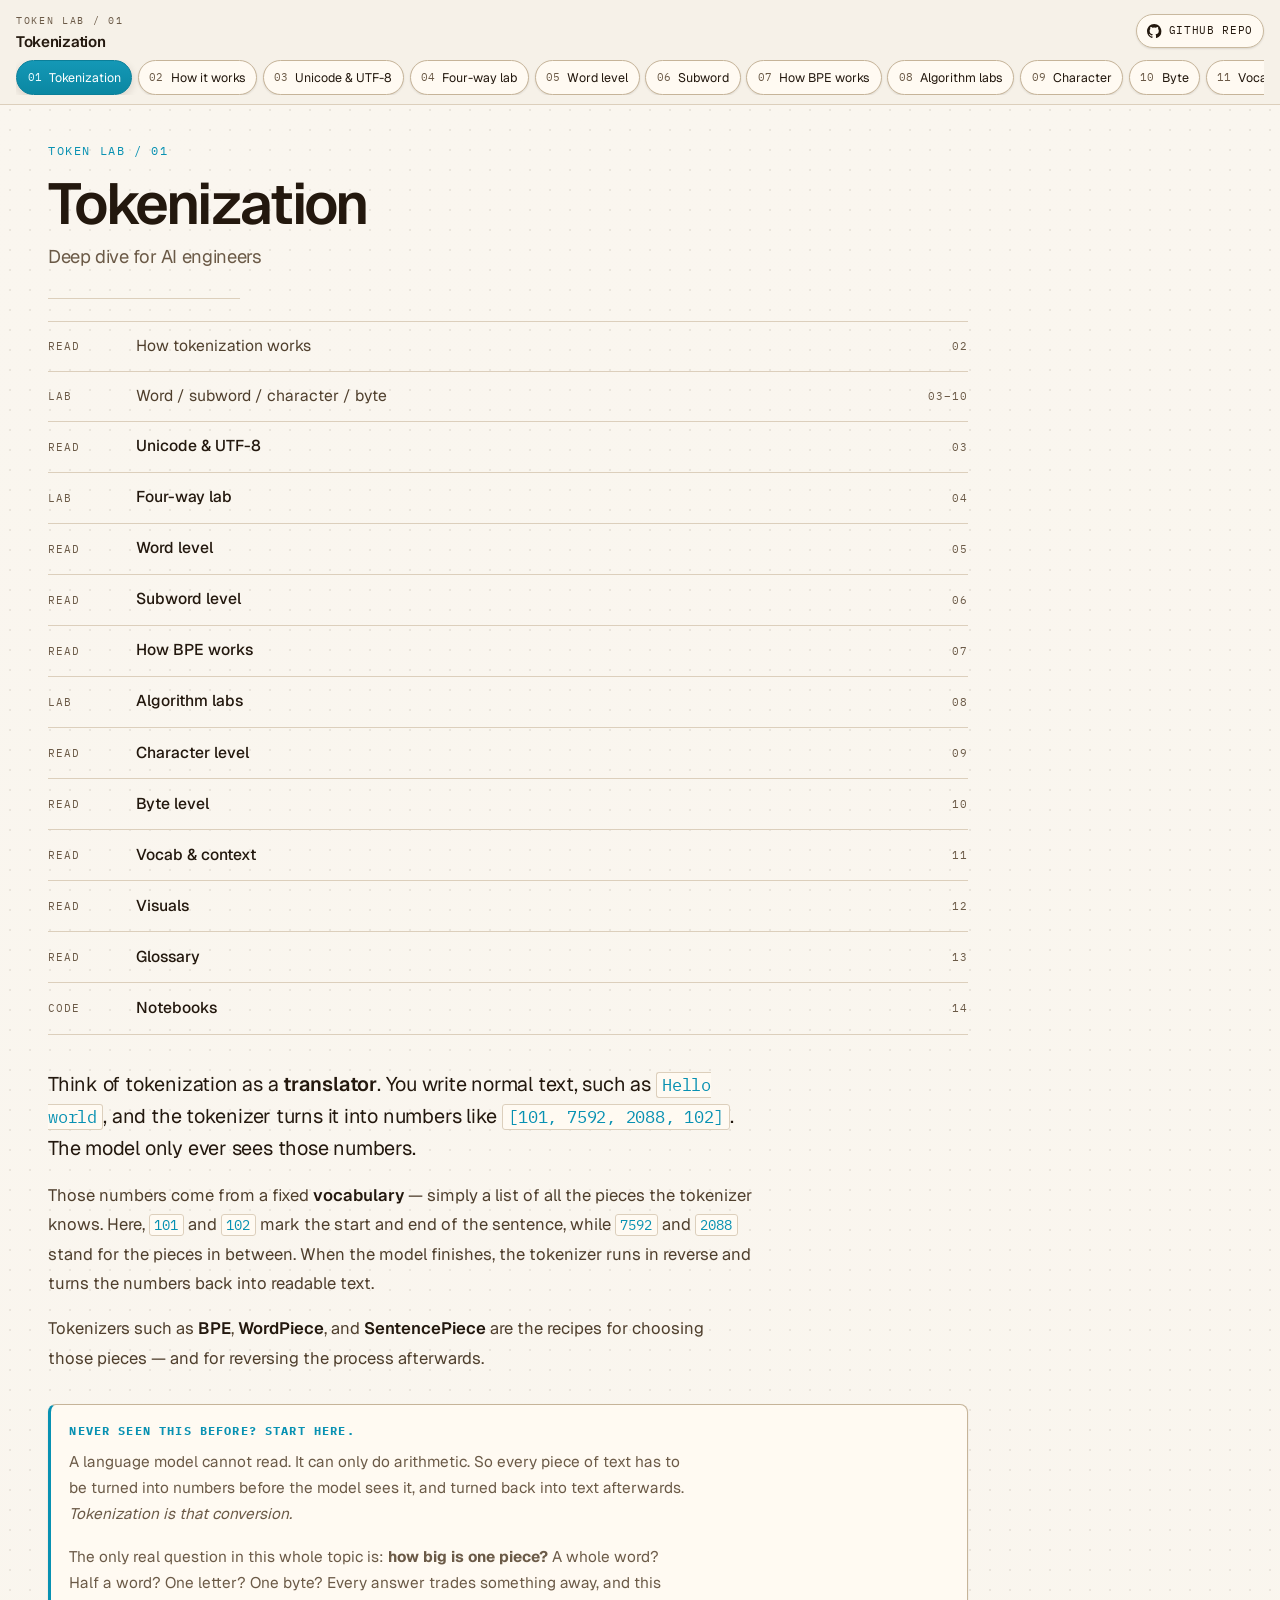
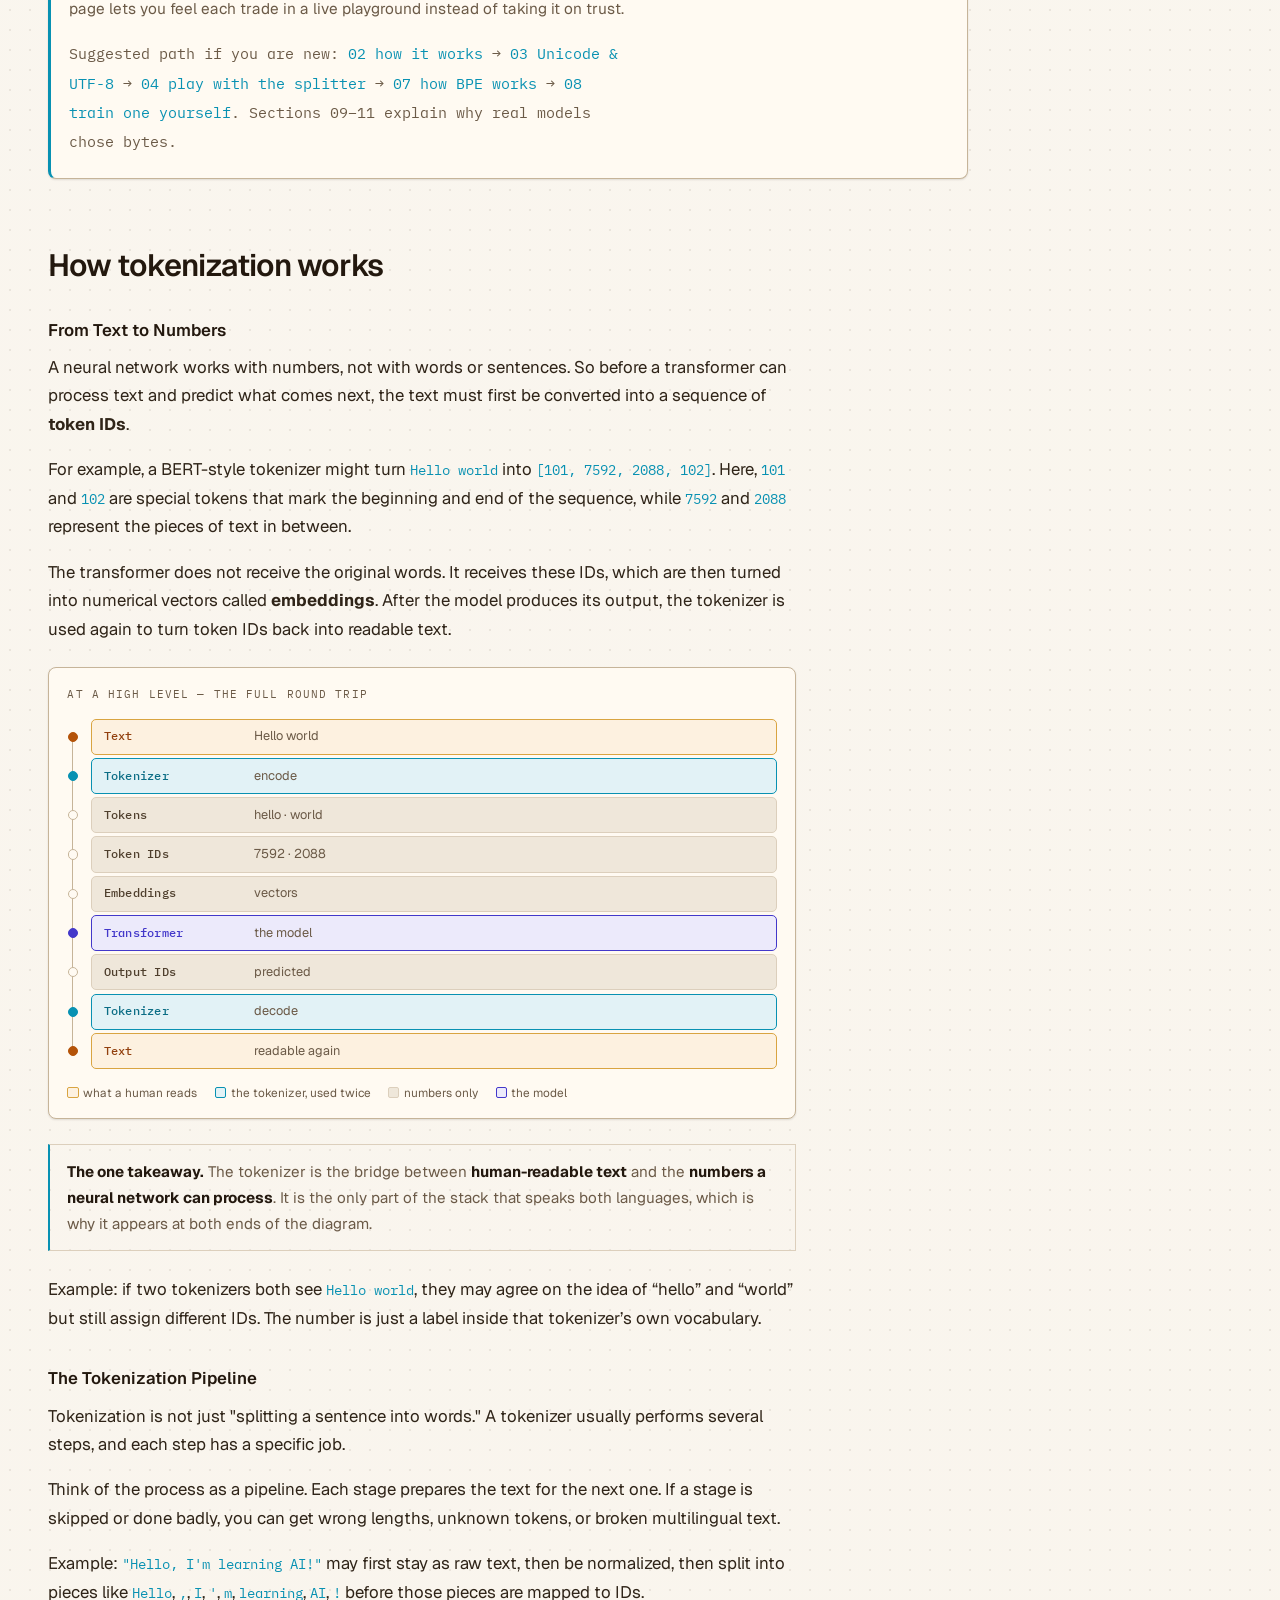
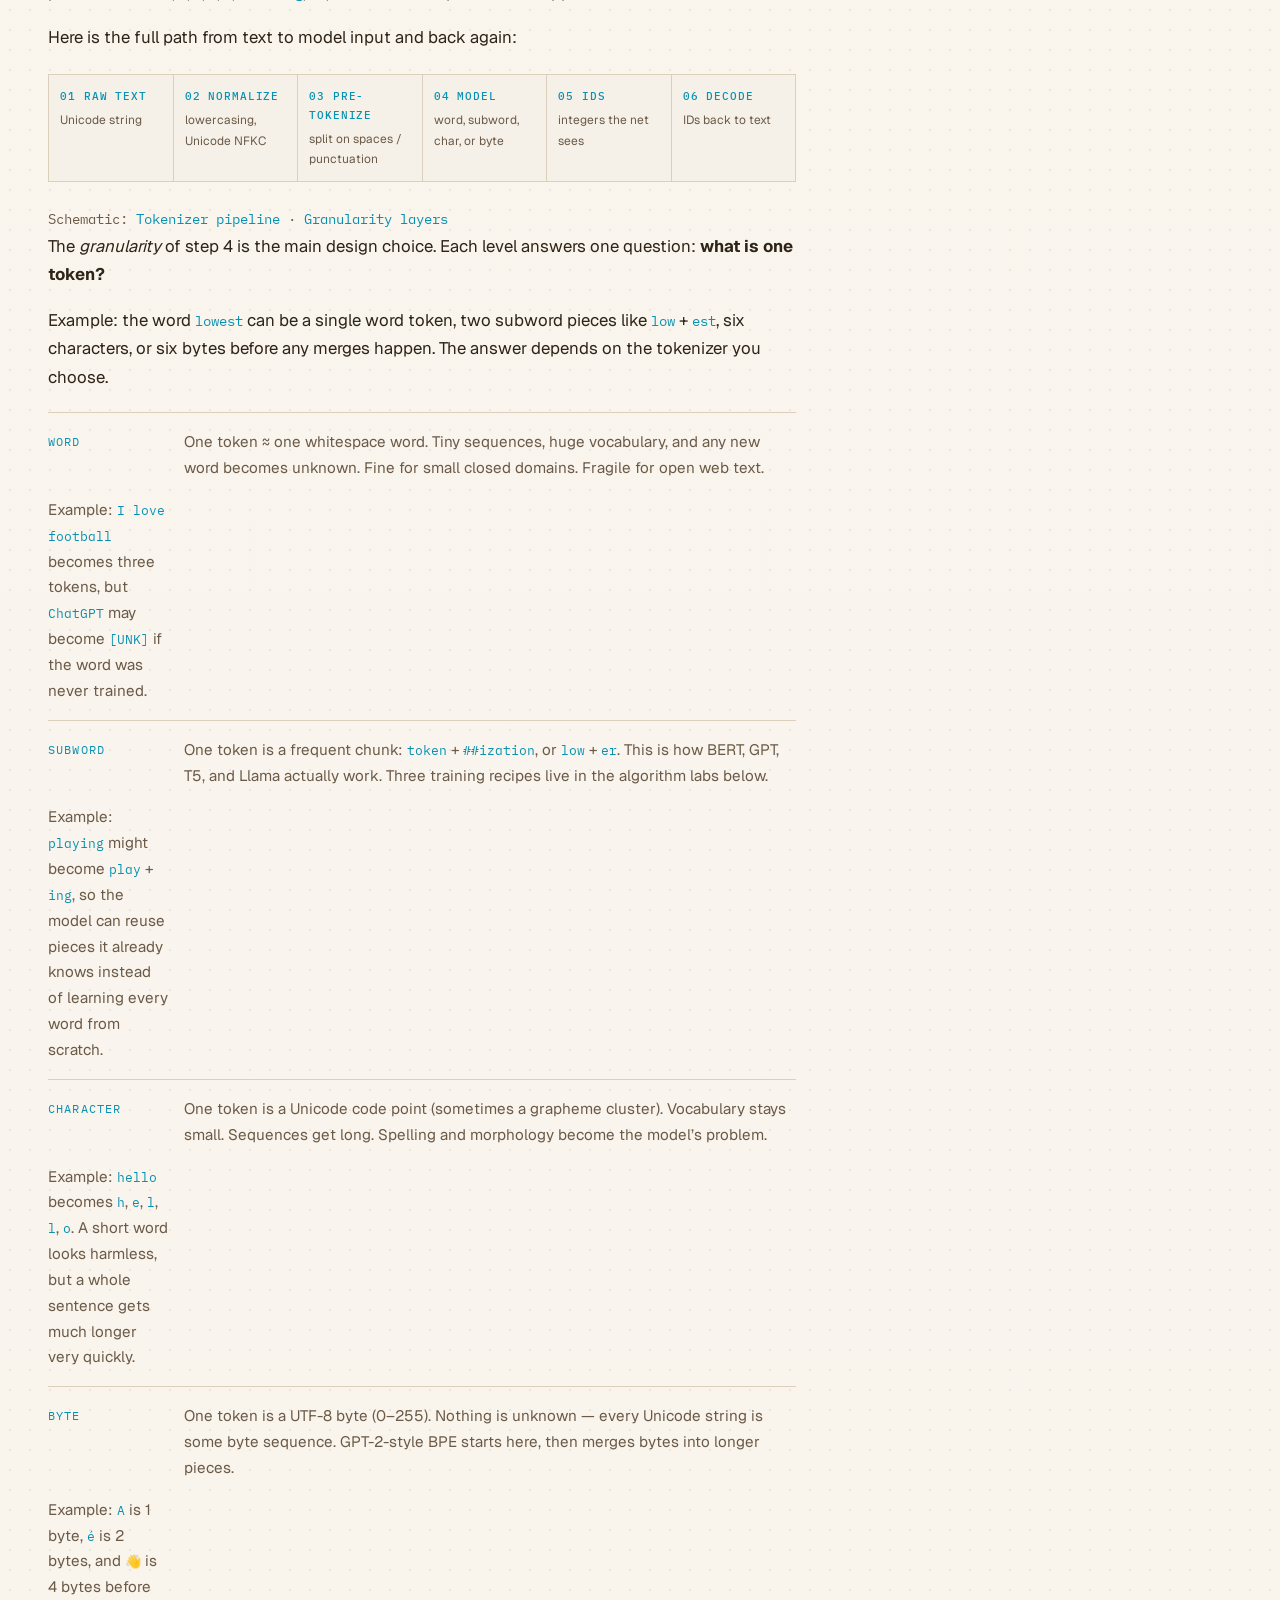
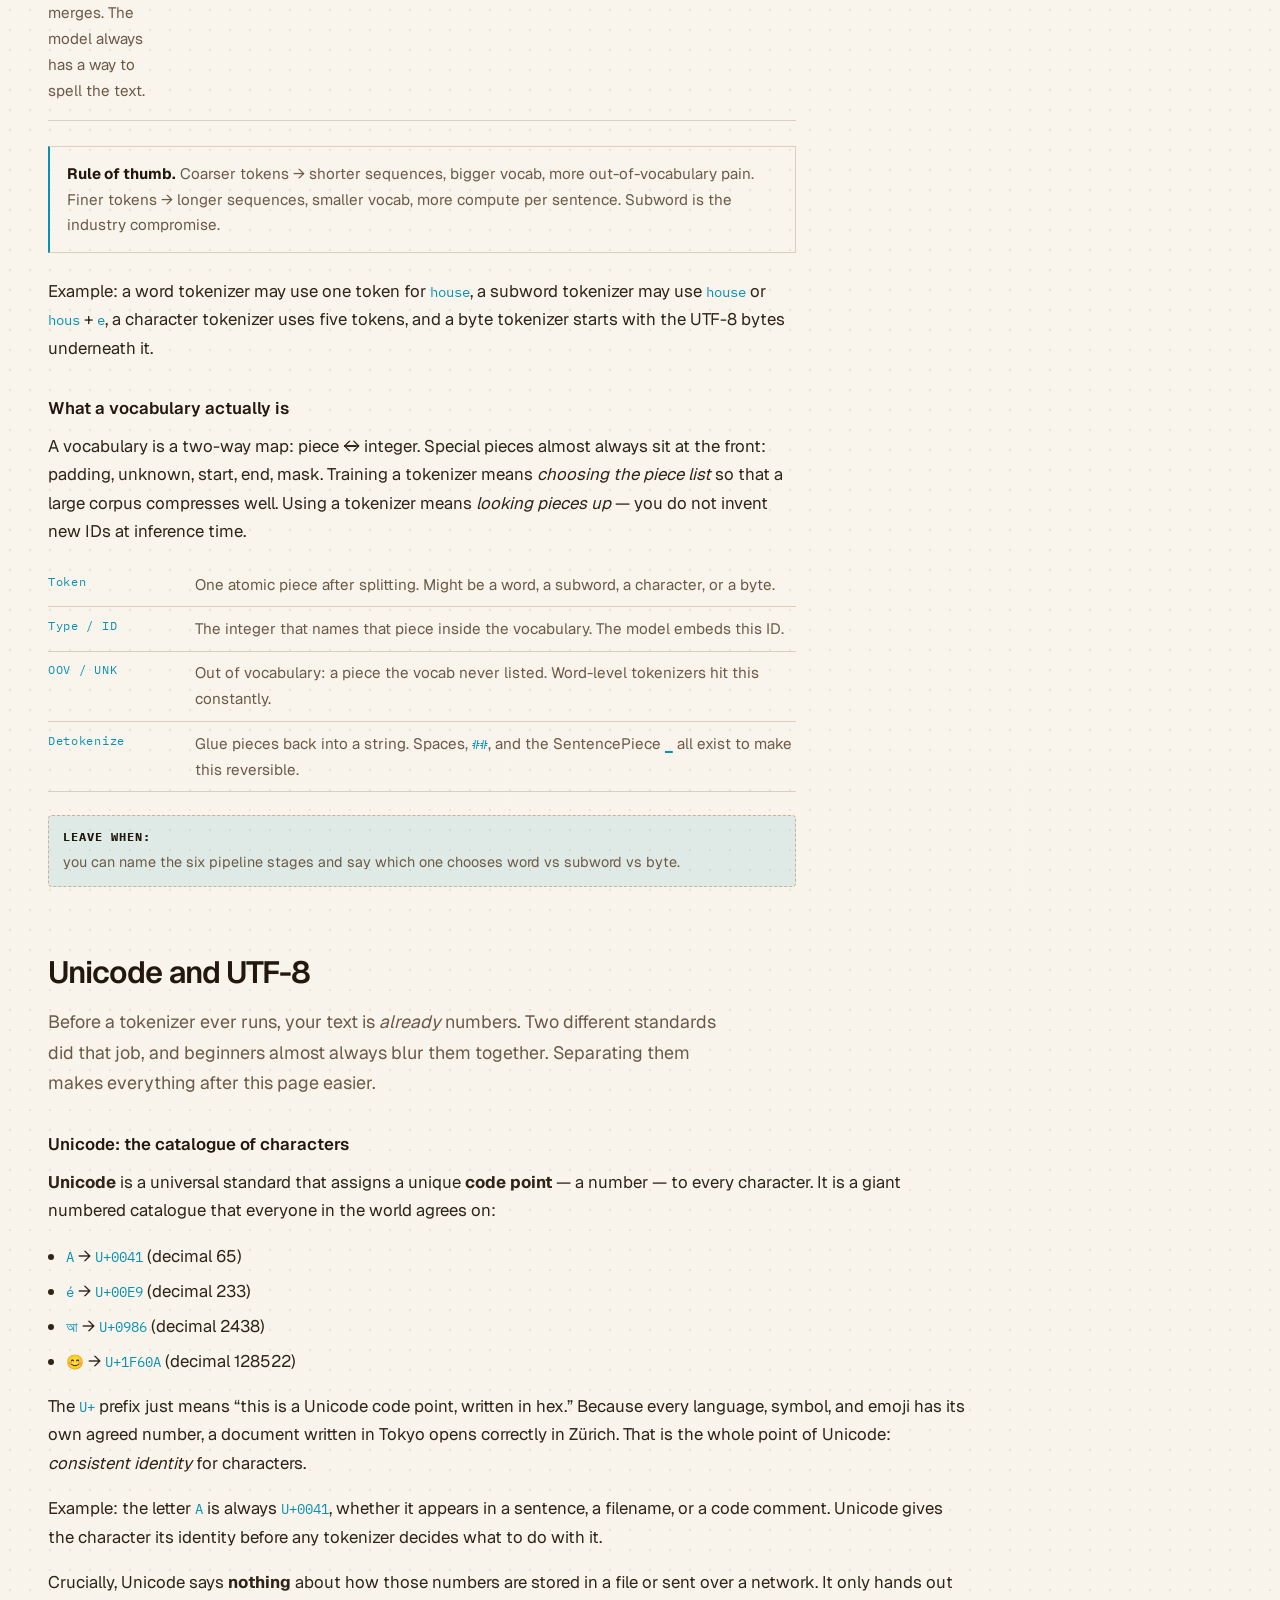
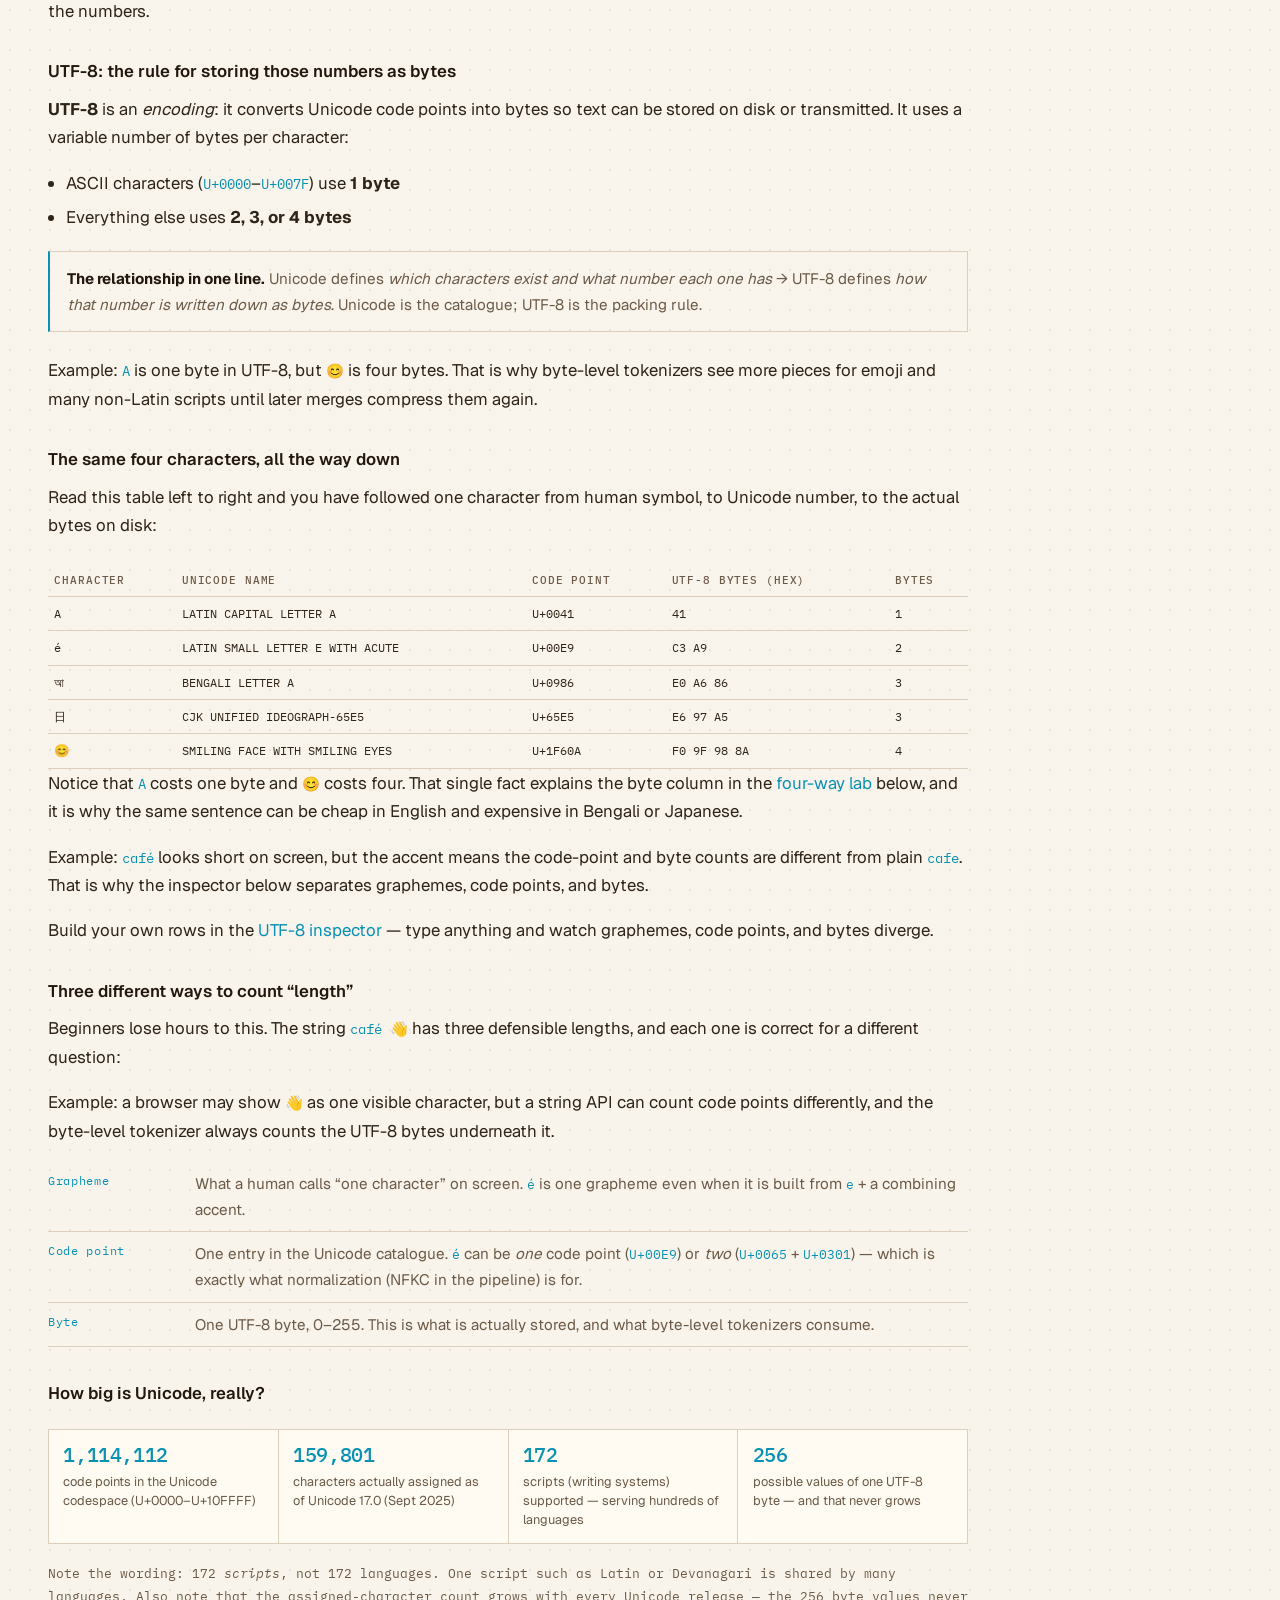
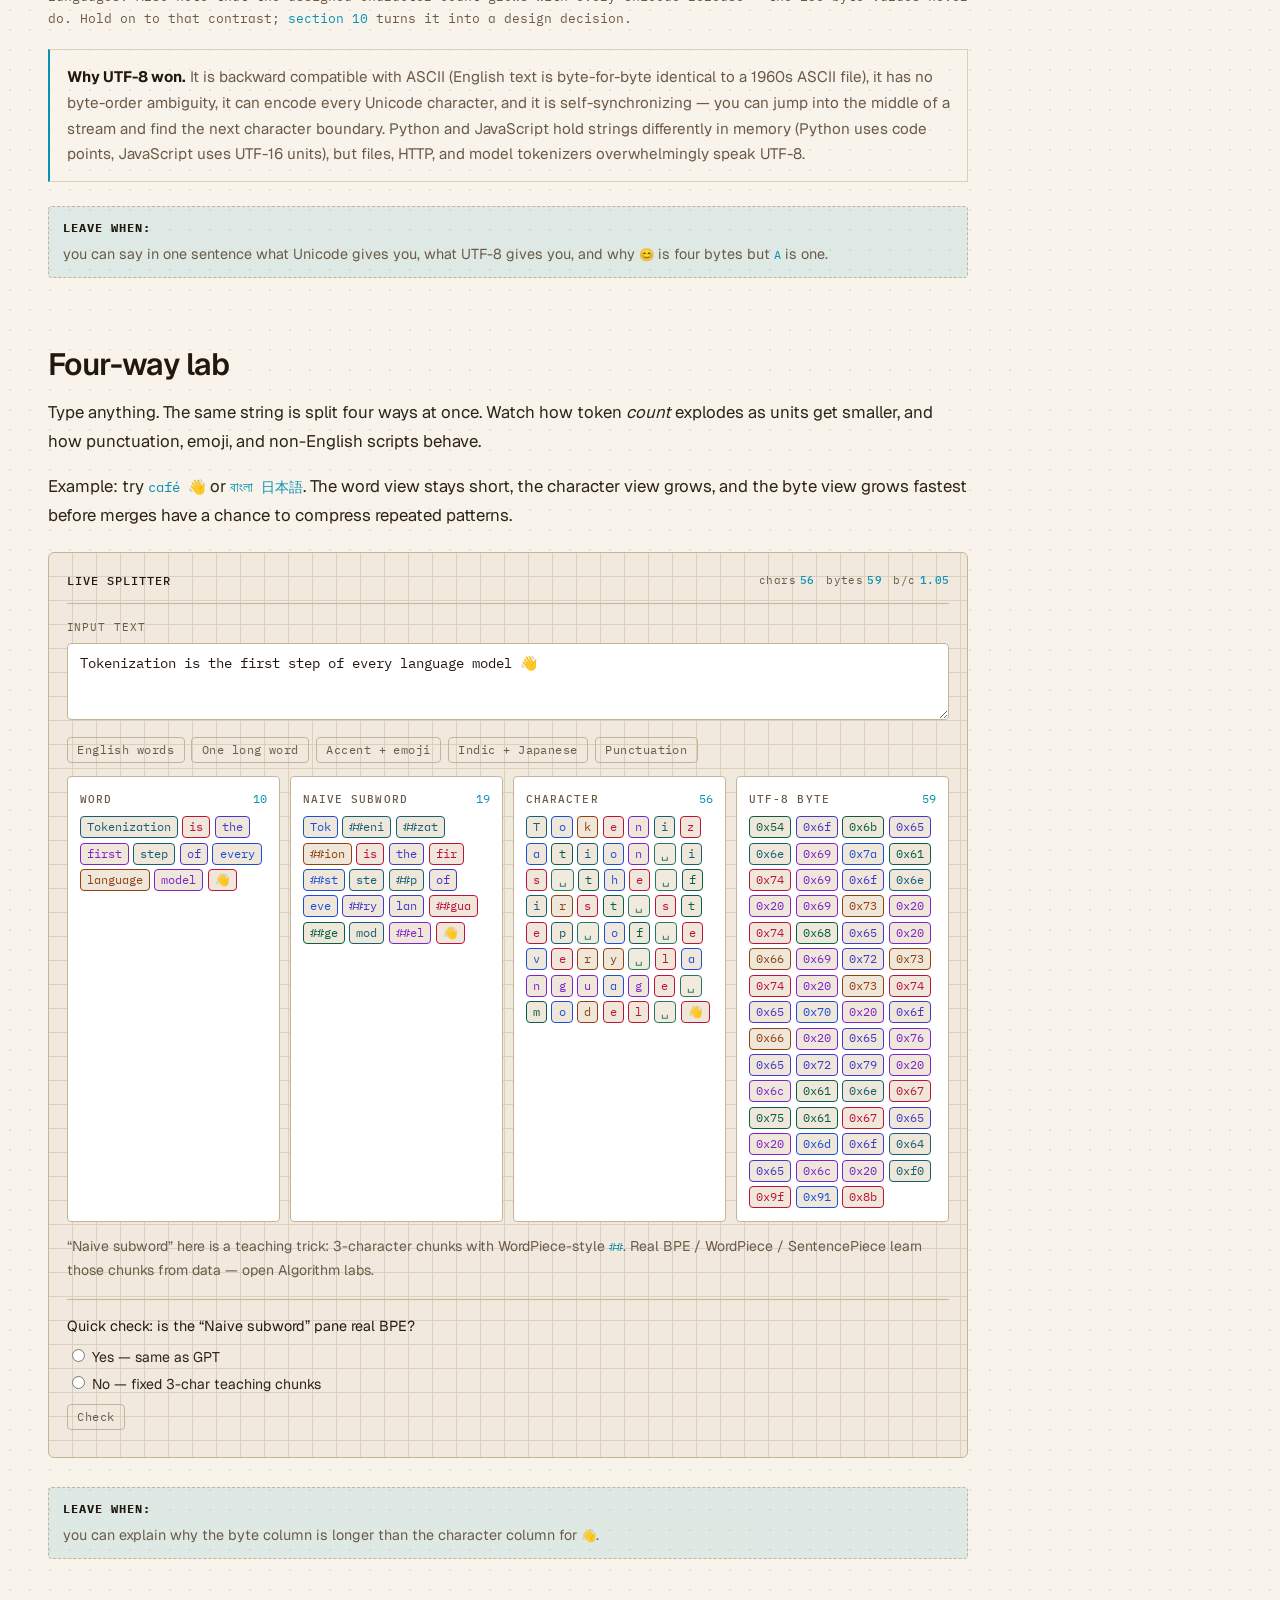
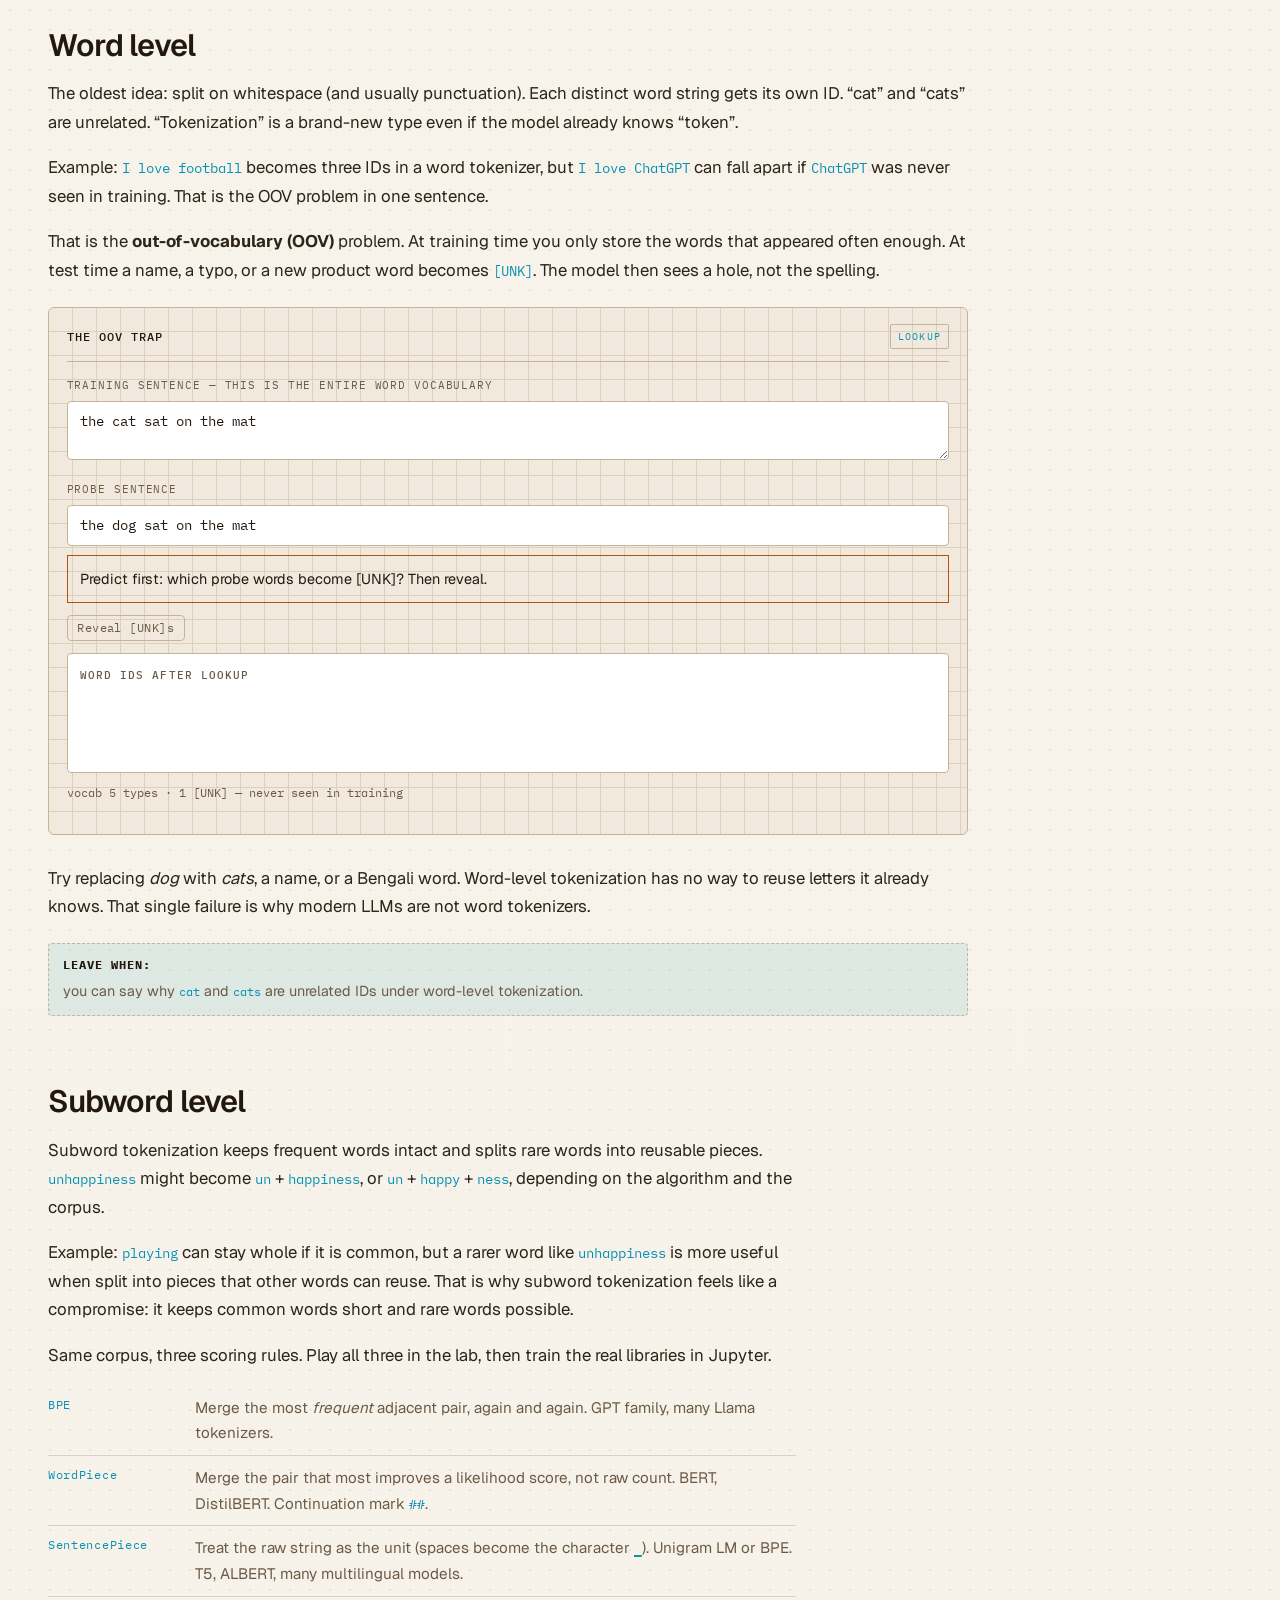
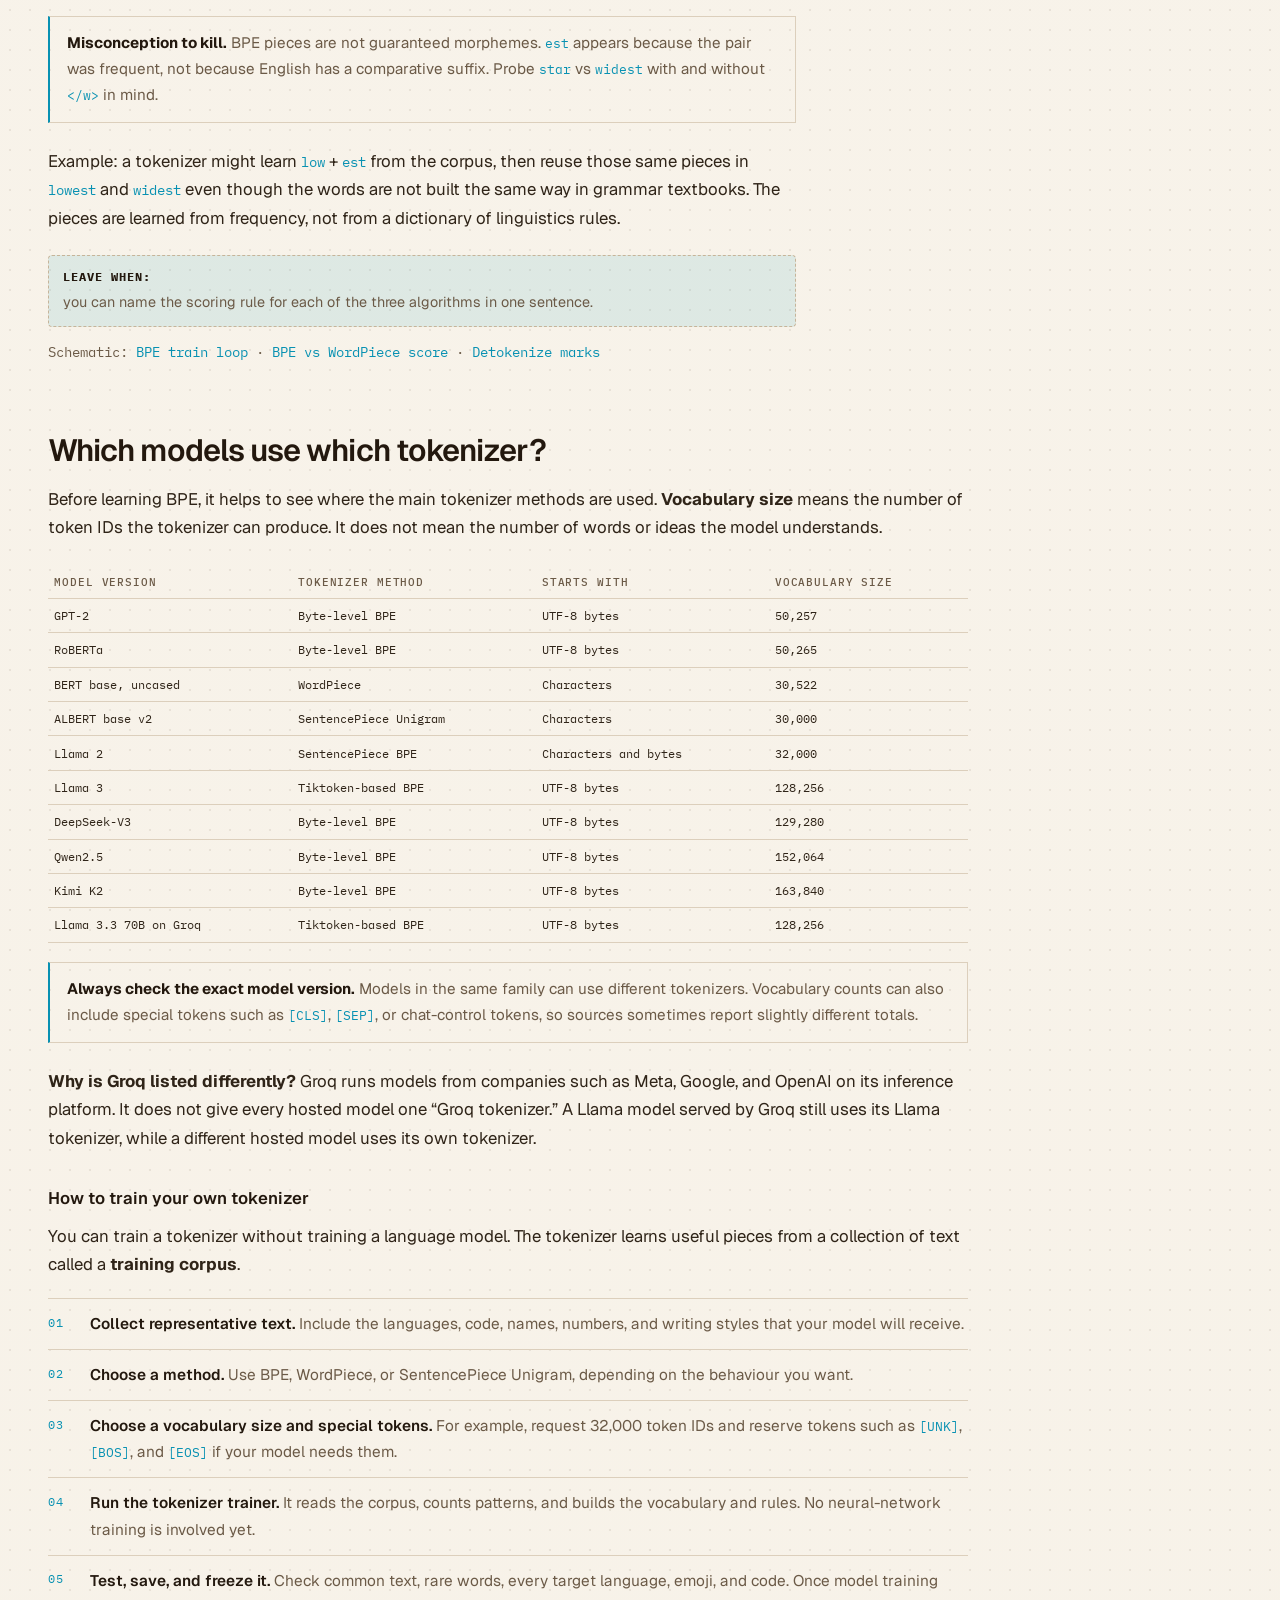
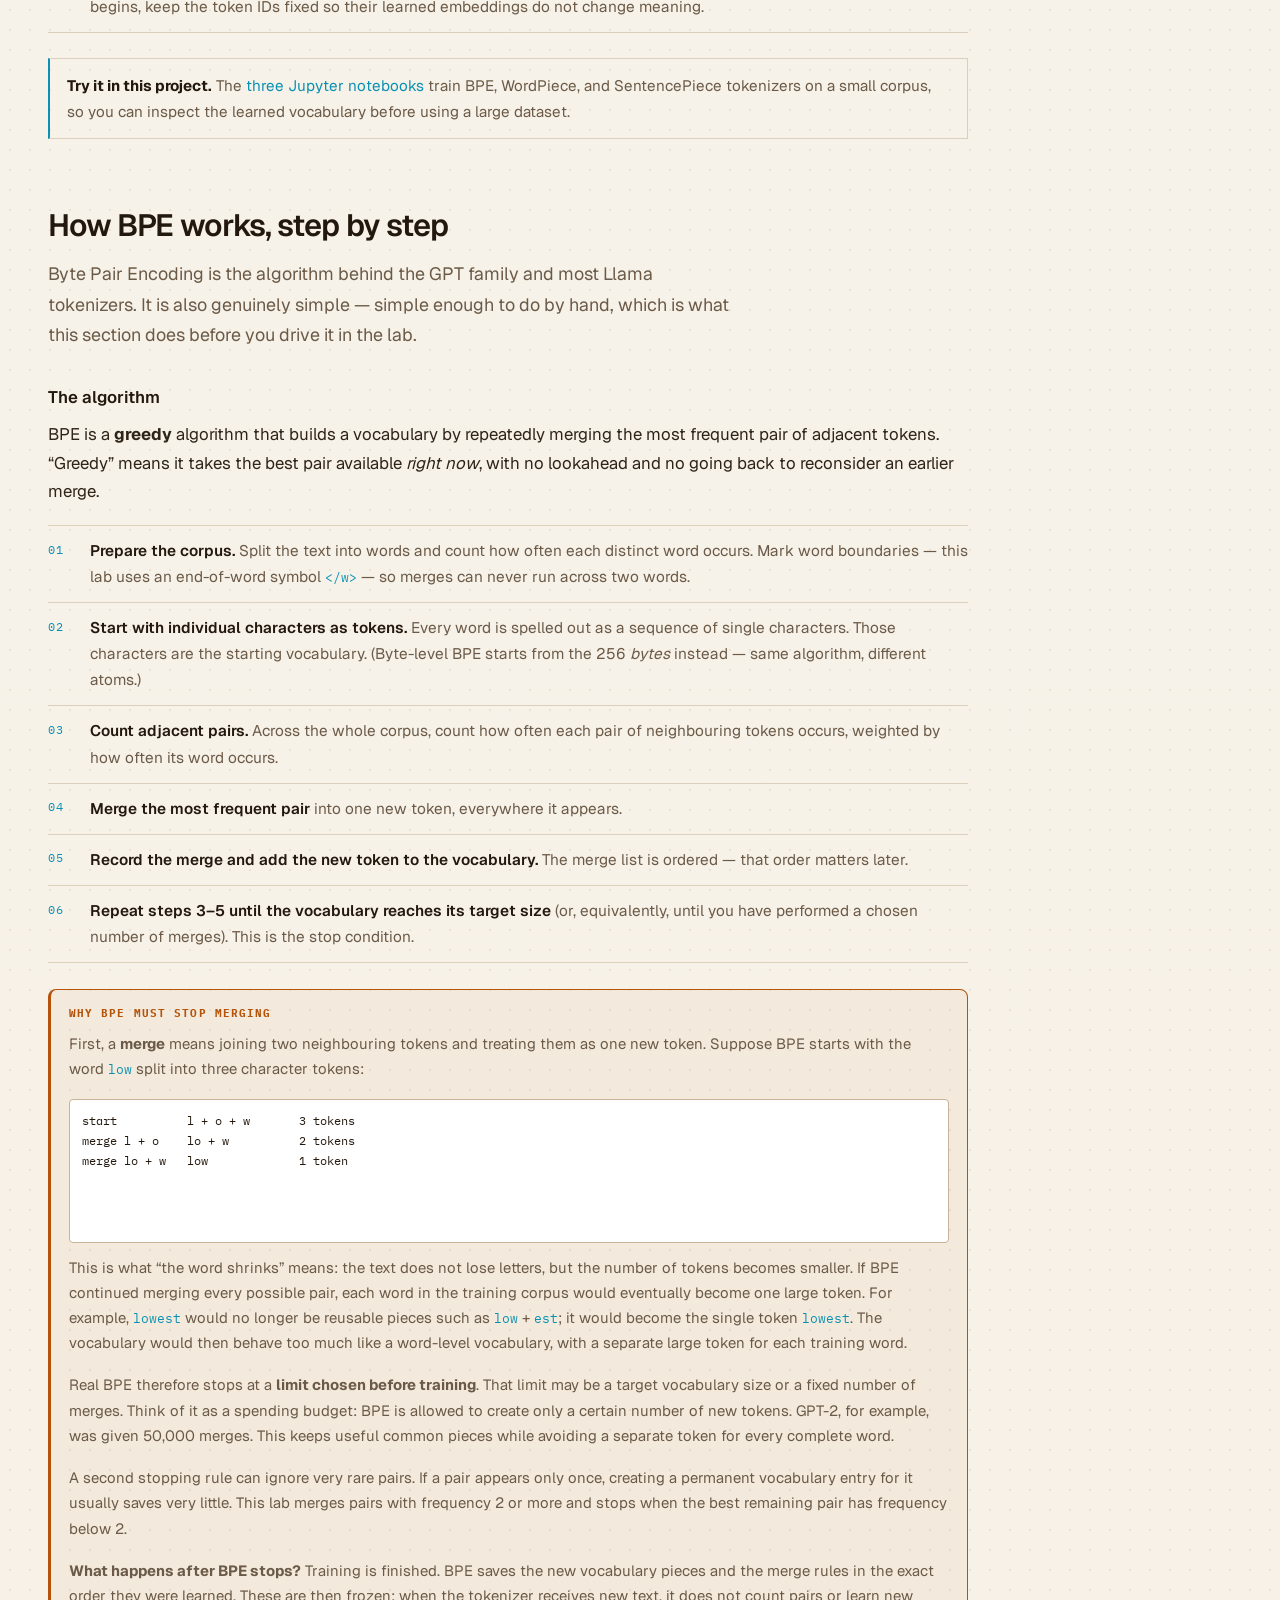
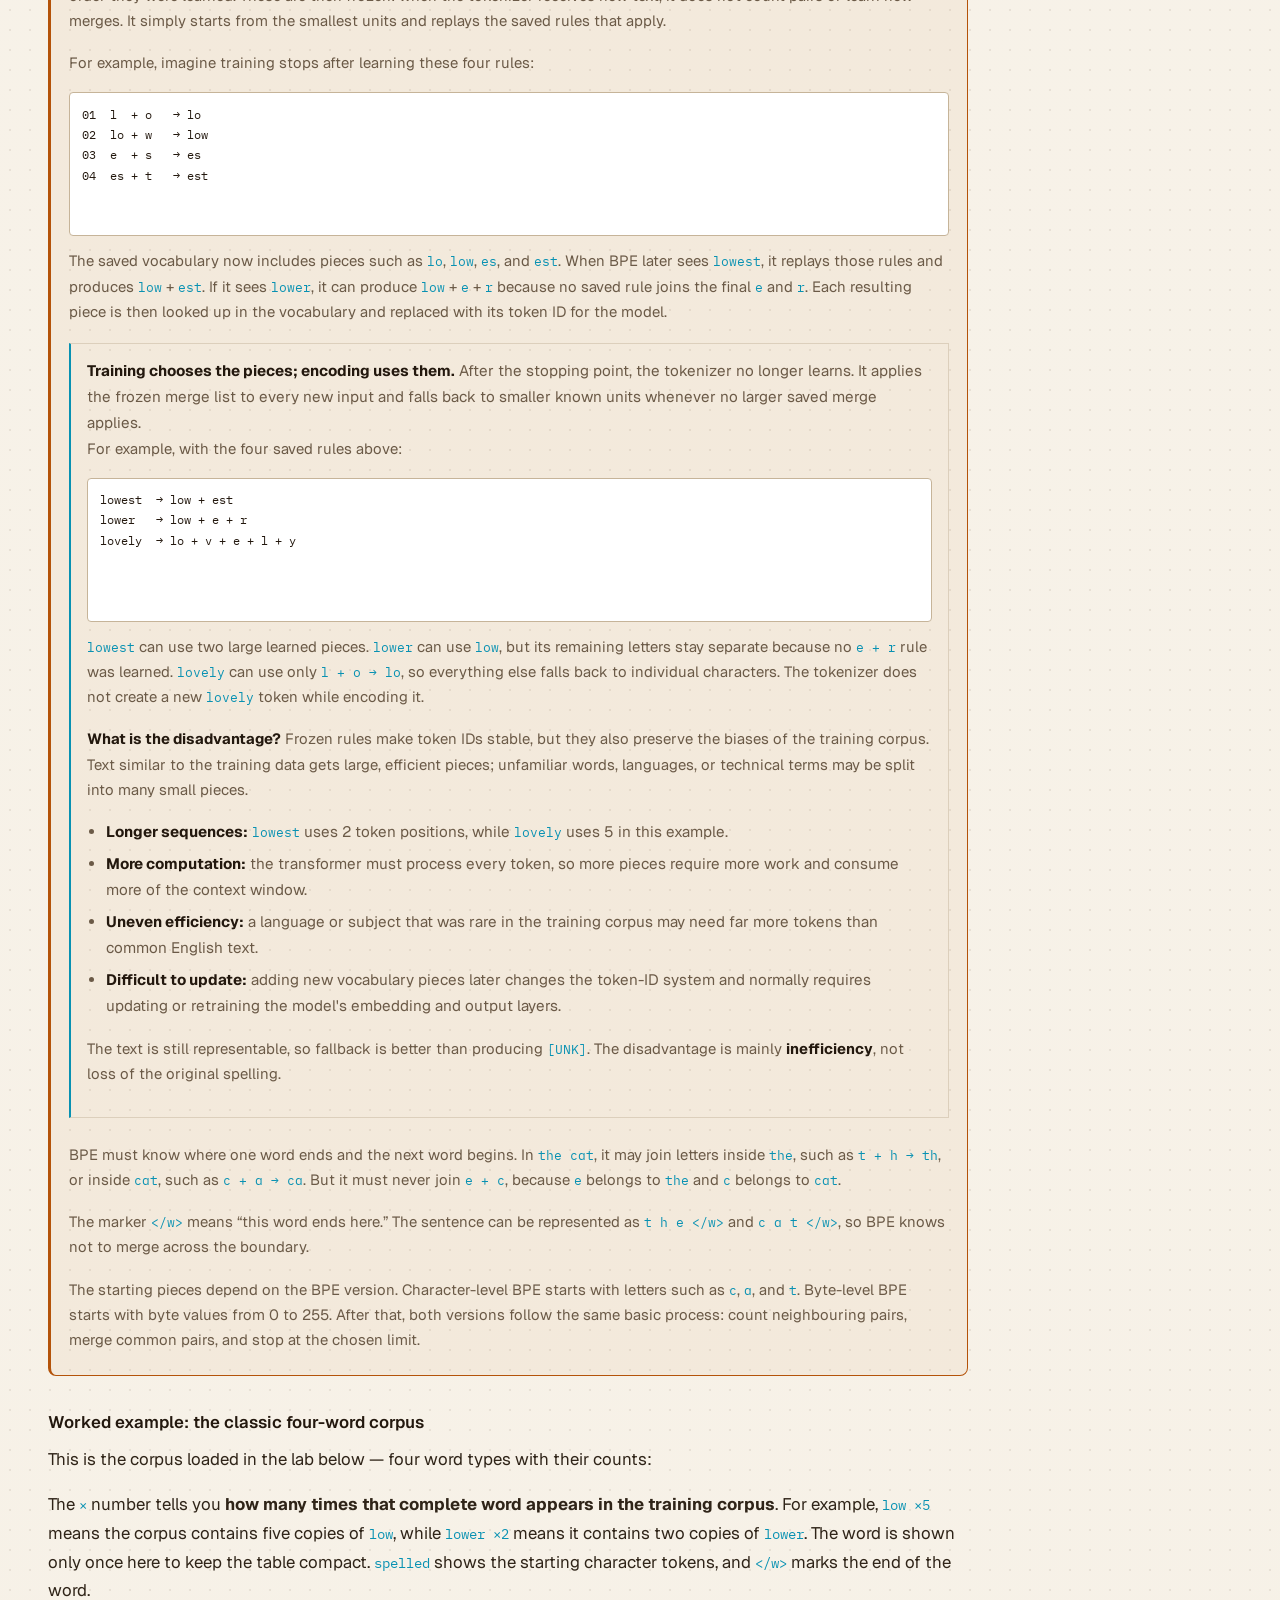
<file: site/index.html>
<!DOCTYPE html>
<html lang="en" data-theme="light">
  <head>
    <meta charset="utf-8" />
    <meta name="viewport" content="width=device-width, initial-scale=1" />
    <title>Tokenization Deep Dive</title>
    <meta
      name="description"
      content="Beginner lab: how tokenization works, then word, subword, character, and byte level — with live BPE, WordPiece, and SentencePiece playgrounds."
    />
    <meta property="og:title" content="Tokenization Deep Dive" />
    <meta
      property="og:description"
      content="Interactive token lab: how tokenization works, OOV, UTF-8, and in-browser BPE / WordPiece / SentencePiece."
    />
    <meta property="og:type" content="website" />
    <meta
      property="og:url"
      content="https://gaurav36.github.io/tokenization-explainer/"
    />
    <meta
      property="og:image"
      content="https://gaurav36.github.io/tokenization-explainer/assets/og.png"
    />
    <meta name="twitter:card" content="summary_large_image" />
    <link rel="icon" href="assets/favicon.svg" type="image/svg+xml" />
    <link rel="alternate icon" href="assets/og.png" type="image/png" />
    <link rel="preconnect" href="https://fonts.googleapis.com" />
    <link rel="preconnect" href="https://fonts.gstatic.com" crossorigin />
    <link
      href="https://fonts.googleapis.com/css2?family=Geist:wght@400;500;600;700&family=IBM+Plex+Mono:wght@400;500&family=IBM+Plex+Sans:wght@400;500;600&display=swap"
      rel="stylesheet"
    />
    <link rel="stylesheet" href="css/main.css" />
  </head>
  <body>
    <a class="skip" href="#syllabus">Skip to content</a>
    <a
      class="github-top-right"
      href="https://github.com/gaurav36/tokenization-explanation"
      target="_blank"
      rel="noopener noreferrer"
      aria-label="Open GitHub repository"
    >
      <svg viewBox="0 0 16 16" aria-hidden="true" focusable="false">
        <path
          d="M8 0C3.58 0 0 3.58 0 8c0 3.54 2.29 6.53 5.47 7.59.4.07.55-.17.55-.38 0-.19-.01-.82-.01-1.49-2.01.37-2.53-.49-2.69-.94-.09-.23-.48-.94-.82-1.13-.28-.15-.68-.52-.01-.53.63-.01 1.08.58 1.23.82.72 1.21 1.87.87 2.33.66.07-.52.28-.87.5-1.07-1.78-.2-3.64-.89-3.64-3.95 0-.87.31-1.59.82-2.15-.08-.2-.36-1.02.08-2.12 0 0 .67-.21 2.2.82a7.62 7.62 0 0 1 4 0c1.53-1.04 2.2-.82 2.2-.82.44 1.1.16 1.92.08 2.12.51.56.82 1.27.82 2.15 0 3.07-1.87 3.75-3.65 3.95.29.25.54.73.54 1.48 0 1.07-.01 1.93-.01 2.2 0 .21.15.46.55.38A8.01 8.01 0 0 0 16 8c0-4.42-3.58-8-8-8Z"
        ></path>
      </svg>
      <span>GitHub Repo</span>
    </a>
    <div class="app">
      <nav class="nav" aria-label="Lesson sections">
        <p class="nav-kicker">Token lab / 01</p>
        <p class="nav-title">Tokenization</p>
        <ol>
          <li>
            <a href="#syllabus"><span class="nav-num">01</span> Tokenization</a>
          </li>
          <li>
            <a href="#taxonomy"><span class="nav-num">02</span> How it works</a>
          </li>
          <li>
            <a href="#unicode"><span class="nav-num">03</span> Unicode &amp; UTF-8</a>
          </li>
          <li>
            <a href="#lab"><span class="nav-num">04</span> Four-way lab</a>
          </li>
          <li>
            <a href="#word"><span class="nav-num">05</span> Word level</a>
          </li>
          <li>
            <a href="#subword"><span class="nav-num">06</span> Subword</a>
          </li>
          <li>
            <a href="#bpe-how"><span class="nav-num">07</span> How BPE works</a>
          </li>
          <li>
            <a href="#algo-labs"><span class="nav-num">08</span> Algorithm labs</a>
          </li>
          <li>
            <a href="#character"><span class="nav-num">09</span> Character</a>
          </li>
          <li>
            <a href="#byte"><span class="nav-num">10</span> Byte</a>
          </li>
          <li>
            <a href="#length"><span class="nav-num">11</span> Vocab &amp; context</a>
          </li>
          <li>
            <a href="#visuals"><span class="nav-num">12</span> Visuals</a>
          </li>
          <li>
            <a href="#glossary"><span class="nav-num">13</span> Glossary</a>
          </li>
          <li>
            <a href="#notebooks"><span class="nav-num">14</span> Notebooks</a>
          </li>
        </ol>
        <p class="nav-note">
          Production trainers live in Jupyter.<br />
          <code>uv run jupyter lab notebooks</code>
        </p>
      </nav>

      <main>
        <header class="hero" id="syllabus">
          <p class="hero-kicker">Token lab / 01</p>
          <h1>Tokenization</h1>
          <p class="hero-sub">Deep dive for AI engineers</p>
          <div class="rule"></div>
          <ul class="syllabus">
            <li>
              <span class="kind">Read</span>
              <span>How tokenization works</span>
              <span class="kind">02</span>
            </li>
            <li>
              <span class="kind">Lab</span>
              <span>Word / subword / character / byte</span>
              <span class="kind">03–10</span>
            </li>
            <li>
              <span class="kind">Read</span>
              <a href="#unicode">Unicode &amp; UTF-8<span class="go" aria-hidden="true">→</span></a>
              <span class="kind">03</span>
            </li>
            <li>
              <span class="kind">Lab</span>
              <a href="#lab">Four-way lab<span class="go" aria-hidden="true">→</span></a>
              <span class="kind">04</span>
            </li>
            <li>
              <span class="kind">Read</span>
              <a href="#word">Word level<span class="go" aria-hidden="true">→</span></a>
              <span class="kind">05</span>
            </li>
            <li>
              <span class="kind">Read</span>
              <a href="#subword">Subword level<span class="go" aria-hidden="true">→</span></a>
              <span class="kind">06</span>
            </li>
            <li>
              <span class="kind">Read</span>
              <a href="#bpe-how">How BPE works<span class="go" aria-hidden="true">→</span></a>
              <span class="kind">07</span>
            </li>
            <li>
              <span class="kind">Lab</span>
              <a href="#algo-labs">Algorithm labs<span class="go" aria-hidden="true">→</span></a>
              <span class="kind">08</span>
            </li>
            <li>
              <span class="kind">Read</span>
              <a href="#character">Character level<span class="go" aria-hidden="true">→</span></a>
              <span class="kind">09</span>
            </li>
            <li>
              <span class="kind">Read</span>
              <a href="#byte">Byte level<span class="go" aria-hidden="true">→</span></a>
              <span class="kind">10</span>
            </li>
            <li>
              <span class="kind">Read</span>
              <a href="#length">Vocab &amp; context<span class="go" aria-hidden="true">→</span></a>
              <span class="kind">11</span>
            </li>
            <li>
              <span class="kind">Read</span>
              <a href="#visuals">Visuals<span class="go" aria-hidden="true">→</span></a>
              <span class="kind">12</span>
            </li>
            <li>
              <span class="kind">Read</span>
              <a href="#glossary">Glossary<span class="go" aria-hidden="true">→</span></a>
              <span class="kind">13</span>
            </li>
            <li>
              <span class="kind">Code</span>
              <a href="#notebooks">Notebooks<span class="go" aria-hidden="true">→</span></a>
              <span class="kind">14</span>
            </li>
          </ul>
          <div class="hero-intro">
            <p class="lede">
              Think of tokenization as a <strong>translator</strong>. You write normal text, such
              as <code>Hello world</code>, and the tokenizer turns it into numbers like
              <code>[101, 7592, 2088, 102]</code>. The model only ever sees those numbers.
            </p>
            <p>
              Those numbers come from a fixed <strong>vocabulary</strong> — simply a list of all
              the pieces the tokenizer knows. Here, <code>101</code> and <code>102</code> mark the
              start and end of the sentence, while <code>7592</code> and <code>2088</code> stand
              for the pieces in between. When the model finishes, the tokenizer runs in reverse and
              turns the numbers back into readable text.
            </p>
            <p>
              Tokenizers such as <strong>BPE</strong>, <strong>WordPiece</strong>, and
              <strong>SentencePiece</strong> are the recipes for choosing those pieces — and for
              reversing the process afterwards.
            </p>
          </div>

          <div class="plain">
            <strong>Never seen this before? Start here.</strong>
            <p>
              A language model cannot read. It can only do arithmetic. So every piece of text has
              to be turned into numbers before the model sees it, and turned back into text
              afterwards. <em>Tokenization is that conversion.</em>
            </p>
            <p>
              The only real question in this whole topic is: <strong>how big is one piece?</strong>
              A whole word? Half a word? One letter? One byte? Every answer trades something away,
              and this page lets you feel each trade in a live playground instead of taking it on
              trust.
            </p>
            <p class="plain-path">
              Suggested path if you are new:
              <a href="#taxonomy">02 how it works</a> →
              <a href="#unicode">03 Unicode &amp; UTF-8</a> →
              <a href="#lab">04 play with the splitter</a> →
              <a href="#bpe-how">07 how BPE works</a> →
              <a href="#algo-labs">08 train one yourself</a>.
              Sections 09–11 explain why real models chose bytes.
            </p>
          </div>
        </header>

        <section id="taxonomy">
          <h2>How tokenization works</h2>
          <h3>From Text to Numbers</h3>
          <p>
            A neural network works with numbers, not with words or sentences. So before a
            transformer can process text and predict what comes next, the text must first be
            converted into a sequence of <strong>token IDs</strong>.
          </p>
          <p>
            For example, a BERT-style tokenizer might turn <code>Hello world</code> into
            <code>[101, 7592, 2088, 102]</code>. Here, <code>101</code> and <code>102</code> are
            special tokens that mark the beginning and end of the sequence, while
            <code>7592</code> and <code>2088</code> represent the pieces of text in between.
          </p>
          <p>
            The transformer does not receive the original words. It receives these IDs, which are
            then turned into numerical vectors called <strong>embeddings</strong>. After the model
            produces its output, the tokenizer is used again to turn token IDs back into readable
            text.
          </p>
          <figure class="flow-figure">
            <figcaption>At a high level — the full round trip</figcaption>
            <ol class="flow">
              <li class="flow-step is-human">
                <span class="flow-name">Text</span>
                <span class="flow-eg">Hello world</span>
              </li>
              <li class="flow-step is-tok">
                <span class="flow-name">Tokenizer</span>
                <span class="flow-eg">encode</span>
              </li>
              <li class="flow-step">
                <span class="flow-name">Tokens</span>
                <span class="flow-eg">hello · world</span>
              </li>
              <li class="flow-step">
                <span class="flow-name">Token IDs</span>
                <span class="flow-eg">7592 · 2088</span>
              </li>
              <li class="flow-step">
                <span class="flow-name">Embeddings</span>
                <span class="flow-eg">vectors</span>
              </li>
              <li class="flow-step is-model">
                <span class="flow-name">Transformer</span>
                <span class="flow-eg">the model</span>
              </li>
              <li class="flow-step">
                <span class="flow-name">Output IDs</span>
                <span class="flow-eg">predicted</span>
              </li>
              <li class="flow-step is-tok">
                <span class="flow-name">Tokenizer</span>
                <span class="flow-eg">decode</span>
              </li>
              <li class="flow-step is-human">
                <span class="flow-name">Text</span>
                <span class="flow-eg">readable again</span>
              </li>
            </ol>
            <p class="flow-legend">
              <span><span class="key key-human"></span> what a human reads</span>
              <span><span class="key key-tok"></span> the tokenizer, used twice</span>
              <span><span class="key key-num"></span> numbers only</span>
              <span><span class="key key-model"></span> the model</span>
            </p>
          </figure>
          <div class="callout">
            <strong>The one takeaway.</strong> The tokenizer is the bridge between
            <strong>human-readable text</strong> and the
            <strong>numbers a neural network can process</strong>. It is the only part of the stack
            that speaks both languages, which is why it appears at both ends of the diagram.
          </div>
          <p>
            Example: if two tokenizers both see <code>Hello world</code>, they may agree on the
            idea of “hello” and “world” but still assign different IDs. The number is just a label
            inside that tokenizer’s own vocabulary.
          </p>

          <h3>The Tokenization Pipeline</h3>
          <p>
            Tokenization is not just "splitting a sentence into words." A tokenizer usually
            performs several steps, and each step has a specific job.
          </p>
          <p>
            Think of the process as a pipeline. Each stage prepares the text for the next one. If
            a stage is skipped or done badly, you can get wrong lengths, unknown tokens, or broken
            multilingual text.
          </p>
          <p>
            Example: <code>"Hello, I'm learning AI!"</code> may first stay as raw text, then be
            normalized, then split into pieces like <code>Hello</code>, <code>,</code>,
            <code>I</code>, <code>'</code>, <code>m</code>, <code>learning</code>, <code>AI</code>,
            <code>!</code> before those pieces are mapped to IDs.
          </p>
          <p>
            Here is the full path from text to model input and back again:
          </p>

          <div class="pipeline" role="list">
            <div class="stage" role="listitem">
              <strong>01 Raw text</strong>
              Unicode string
            </div>
            <div class="stage" role="listitem">
              <strong>02 Normalize</strong>
              lowercasing, Unicode NFKC
            </div>
            <div class="stage" role="listitem">
              <strong>03 Pre-tokenize</strong>
              split on spaces / punctuation
            </div>
            <div class="stage" role="listitem">
              <strong>04 Model</strong>
              word, subword, char, or byte
            </div>
            <div class="stage" role="listitem">
              <strong>05 IDs</strong>
              integers the net sees
            </div>
            <div class="stage" role="listitem">
              <strong>06 Decode</strong>
              IDs back to text
            </div>
          </div>
          <p class="diagram-link">
            Schematic:
            <a href="diagrams/01-pipeline.html">Tokenizer pipeline</a>
            ·
            <a href="diagrams/02-granularity.html">Granularity layers</a>
          </p>

          <p>
            The <em>granularity</em> of step 4 is the main design choice. Each level answers one
            question: <strong>what is one token?</strong>
          </p>
          <p>
            Example: the word <code>lowest</code> can be a single word token, two subword pieces
            like <code>low</code> + <code>est</code>, six characters, or six bytes before any
            merges happen. The answer depends on the tokenizer you choose.
          </p>

          <div class="taxonomy">
            <article class="tax-card">
              <div class="level">Word</div>
              <p>
                One token ≈ one whitespace word. Tiny sequences, huge vocabulary, and any new word
                becomes unknown. Fine for small closed domains. Fragile for open web text.
              </p>
              <p>
                Example: <code>I love football</code> becomes three tokens, but
                <code>ChatGPT</code> may become <code>[UNK]</code> if the word was never trained.
              </p>
            </article>
            <article class="tax-card">
              <div class="level">Subword</div>
              <p>
                One token is a frequent chunk: <code>token</code> + <code>##ization</code>, or
                <code>low</code> + <code>er</code>. This is how BERT, GPT, T5, and Llama actually
                work. Three training recipes live in the algorithm labs below.
              </p>
              <p>
                Example: <code>playing</code> might become <code>play</code> + <code>ing</code>, so
                the model can reuse pieces it already knows instead of learning every word from
                scratch.
              </p>
            </article>
            <article class="tax-card">
              <div class="level">Character</div>
              <p>
                One token is a Unicode code point (sometimes a grapheme cluster). Vocabulary stays
                small. Sequences get long. Spelling and morphology become the model’s problem.
              </p>
              <p>
                Example: <code>hello</code> becomes <code>h</code>, <code>e</code>, <code>l</code>,
                <code>l</code>, <code>o</code>. A short word looks harmless, but a whole sentence
                gets much longer very quickly.
              </p>
            </article>
            <article class="tax-card">
              <div class="level">Byte</div>
              <p>
                One token is a UTF-8 byte (0–255). Nothing is unknown — every Unicode string is
                some byte sequence. GPT-2-style BPE starts here, then merges bytes into longer
                pieces.
              </p>
              <p>
                Example: <code>A</code> is 1 byte, <code>é</code> is 2 bytes, and <code>👋</code> is
                4 bytes before merges. The model always has a way to spell the text.
              </p>
            </article>
          </div>

          <div class="callout">
            <strong>Rule of thumb.</strong> Coarser tokens → shorter sequences, bigger vocab,
            more out-of-vocabulary pain. Finer tokens → longer sequences, smaller vocab, more
            compute per sentence. Subword is the industry compromise.
          </div>
          <p>
            Example: a word tokenizer may use one token for <code>house</code>, a subword tokenizer
            may use <code>house</code> or <code>hous</code> + <code>e</code>, a character tokenizer
            uses five tokens, and a byte tokenizer starts with the UTF-8 bytes underneath it.
          </p>

          <h3>What a vocabulary actually is</h3>
          <p>
            A vocabulary is a two-way map: piece ↔ integer. Special pieces almost always sit at
            the front: padding, unknown, start, end, mask. Training a tokenizer means
            <em>choosing the piece list</em> so that a large corpus compresses well. Using a
            tokenizer means <em>looking pieces up</em> — you do not invent new IDs at inference
            time.
          </p>

          <dl class="dl">
            <div>
              <dt>Token</dt>
              <dd>One atomic piece after splitting. Might be a word, a subword, a character, or a byte.</dd>
            </div>
            <div>
              <dt>Type / ID</dt>
              <dd>The integer that names that piece inside the vocabulary. The model embeds this ID.</dd>
            </div>
            <div>
              <dt>OOV / UNK</dt>
              <dd>Out of vocabulary: a piece the vocab never listed. Word-level tokenizers hit this constantly.</dd>
            </div>
            <div>
              <dt>Detokenize</dt>
              <dd>Glue pieces back into a string. Spaces, <code>##</code>, and the SentencePiece <code>▁</code> all exist to make this reversible.</dd>
            </div>
          </dl>

          <p class="exit-ticket">
            <strong>Leave when:</strong> you can name the six pipeline stages and say which one
            chooses word vs subword vs byte.
          </p>
        </section>

        <section id="unicode" class="wide">
          <h2>Unicode and UTF-8</h2>
          <p class="lede">
            Before a tokenizer ever runs, your text is <em>already</em> numbers. Two different
            standards did that job, and beginners almost always blur them together. Separating
            them makes everything after this page easier.
          </p>

          <h3>Unicode: the catalogue of characters</h3>
          <p>
            <strong>Unicode</strong> is a universal standard that assigns a unique
            <strong>code point</strong> — a number — to every character. It is a giant numbered
            catalogue that everyone in the world agrees on:
          </p>
          <ul>
            <li><code>A</code> → <code>U+0041</code> (decimal 65)</li>
            <li><code>é</code> → <code>U+00E9</code> (decimal 233)</li>
            <li><code>আ</code> → <code>U+0986</code> (decimal 2438)</li>
            <li><code>😊</code> → <code>U+1F60A</code> (decimal 128522)</li>
          </ul>
          <p>
            The <code>U+</code> prefix just means “this is a Unicode code point, written in hex.”
            Because every language, symbol, and emoji has its own agreed number, a document written
            in Tokyo opens correctly in Zürich. That is the whole point of Unicode: <em>consistent
            identity</em> for characters.
          </p>
          <p>
            Example: the letter <code>A</code> is always <code>U+0041</code>, whether it appears in
            a sentence, a filename, or a code comment. Unicode gives the character its identity
            before any tokenizer decides what to do with it.
          </p>
          <p>
            Crucially, Unicode says <strong>nothing</strong> about how those numbers are stored in
            a file or sent over a network. It only hands out the numbers.
          </p>

          <h3>UTF-8: the rule for storing those numbers as bytes</h3>
          <p>
            <strong>UTF-8</strong> is an <em>encoding</em>: it converts Unicode code points into
            bytes so text can be stored on disk or transmitted. It uses a variable number of bytes
            per character:
          </p>
          <ul>
            <li>ASCII characters (<code>U+0000</code>–<code>U+007F</code>) use <strong>1 byte</strong></li>
            <li>Everything else uses <strong>2, 3, or 4 bytes</strong></li>
          </ul>
          <div class="callout">
            <strong>The relationship in one line.</strong>
            Unicode defines <em>which characters exist and what number each one has</em> → UTF-8
            defines <em>how that number is written down as bytes</em>. Unicode is the catalogue;
            UTF-8 is the packing rule.
          </div>
          <p>
            Example: <code>A</code> is one byte in UTF-8, but <code>😊</code> is four bytes. That is
            why byte-level tokenizers see more pieces for emoji and many non-Latin scripts until
            later merges compress them again.
          </p>

          <h3>The same four characters, all the way down</h3>
          <p>
            Read this table left to right and you have followed one character from human symbol,
            to Unicode number, to the actual bytes on disk:
          </p>
          <div style="overflow-x: auto">
            <table class="bytes-table">
              <thead>
                <tr>
                  <th>Character</th>
                  <th>Unicode name</th>
                  <th>Code point</th>
                  <th>UTF-8 bytes (hex)</th>
                  <th>Bytes</th>
                </tr>
              </thead>
              <tbody>
                <tr>
                  <td>A</td>
                  <td>LATIN CAPITAL LETTER A</td>
                  <td>U+0041</td>
                  <td>41</td>
                  <td>1</td>
                </tr>
                <tr>
                  <td>é</td>
                  <td>LATIN SMALL LETTER E WITH ACUTE</td>
                  <td>U+00E9</td>
                  <td>C3 A9</td>
                  <td>2</td>
                </tr>
                <tr>
                  <td>আ</td>
                  <td>BENGALI LETTER A</td>
                  <td>U+0986</td>
                  <td>E0 A6 86</td>
                  <td>3</td>
                </tr>
                <tr>
                  <td>日</td>
                  <td>CJK UNIFIED IDEOGRAPH-65E5</td>
                  <td>U+65E5</td>
                  <td>E6 97 A5</td>
                  <td>3</td>
                </tr>
                <tr>
                  <td>😊</td>
                  <td>SMILING FACE WITH SMILING EYES</td>
                  <td>U+1F60A</td>
                  <td>F0 9F 98 8A</td>
                  <td>4</td>
                </tr>
              </tbody>
            </table>
          </div>
          <p>
            Notice that <code>A</code> costs one byte and <code>😊</code> costs four. That single
            fact explains the byte column in the
            <a href="#lab">four-way lab</a> below, and it is why the same sentence can be cheap in
            English and expensive in Bengali or Japanese.
          </p>
          <p>
            Example: <code>café</code> looks short on screen, but the accent means the code-point
            and byte counts are different from plain <code>cafe</code>. That is why the inspector
            below separates graphemes, code points, and bytes.
          </p>
          <p>
            Build your own rows in the
            <a href="#byte">UTF-8 inspector</a> — type anything and watch graphemes, code points,
            and bytes diverge.
          </p>

          <h3>Three different ways to count “length”</h3>
          <p>
            Beginners lose hours to this. The string <code>café 👋</code> has three defensible
            lengths, and each one is correct for a different question:
          </p>
          <p>
            Example: a browser may show <code>👋</code> as one visible character, but a string API
            can count code points differently, and the byte-level tokenizer always counts the UTF-8
            bytes underneath it.
          </p>
          <dl class="dl">
            <div>
              <dt>Grapheme</dt>
              <dd>
                What a human calls “one character” on screen. <code>é</code> is one grapheme even
                when it is built from <code>e</code> + a combining accent.
              </dd>
            </div>
            <div>
              <dt>Code point</dt>
              <dd>
                One entry in the Unicode catalogue. <code>é</code> can be
                <em>one</em> code point (<code>U+00E9</code>) or <em>two</em>
                (<code>U+0065</code> + <code>U+0301</code>) — which is exactly what
                normalization (NFKC in the pipeline) is for.
              </dd>
            </div>
            <div>
              <dt>Byte</dt>
              <dd>
                One UTF-8 byte, 0–255. This is what is actually stored, and what byte-level
                tokenizers consume.
              </dd>
            </div>
          </dl>

          <h3>How big is Unicode, really?</h3>
          <div class="stat-row">
            <div class="stat">
              <strong>1,114,112</strong>
              <span>code points in the Unicode codespace (U+0000–U+10FFFF)</span>
            </div>
            <div class="stat">
              <strong>159,801</strong>
              <span>characters actually assigned as of Unicode 17.0 (Sept 2025)</span>
            </div>
            <div class="stat">
              <strong>172</strong>
              <span>scripts (writing systems) supported — serving hundreds of languages</span>
            </div>
            <div class="stat">
              <strong>256</strong>
              <span>possible values of one UTF-8 byte — and that never grows</span>
            </div>
          </div>
          <p class="font-note">
            Note the wording: 172 <em>scripts</em>, not 172 languages. One script such as Latin or
            Devanagari is shared by many languages. Also note that the assigned-character count
            grows with every Unicode release — the 256 byte values never do. Hold on to that
            contrast; <a href="#byte">section 10</a> turns it into a design decision.
          </p>

          <div class="callout">
            <strong>Why UTF-8 won.</strong> It is backward compatible with ASCII (English text is
            byte-for-byte identical to a 1960s ASCII file), it has no byte-order ambiguity, it can
            encode every Unicode character, and it is self-synchronizing — you can jump into the
            middle of a stream and find the next character boundary. Python and JavaScript hold
            strings differently in memory (Python uses code points, JavaScript uses UTF-16 units),
            but files, HTTP, and model tokenizers overwhelmingly speak UTF-8.
          </div>

          <p class="exit-ticket">
            <strong>Leave when:</strong> you can say in one sentence what Unicode gives you, what
            UTF-8 gives you, and why <code>😊</code> is four bytes but <code>A</code> is one.
          </p>
        </section>

        <section id="lab" class="wide">
          <h2>Four-way lab</h2>
          <p>
            Type anything. The same string is split four ways at once. Watch how token
            <em>count</em> explodes as units get smaller, and how punctuation, emoji, and non-English
            scripts behave.
          </p>
          <p>
            Example: try <code>café 👋</code> or <code>বাংলা 日本語</code>. The word view stays short,
            the character view grows, and the byte view grows fastest before merges have a chance to
            compress repeated patterns.
          </p>

          <div class="lab">
            <div class="lab-head">
              <h3>Live splitter</h3>
              <div class="metrics" id="four-stats"></div>
            </div>
            <label for="four-text">Input text</label>
            <textarea id="four-text" rows="3">Tokenization is the first step of every language model 👋</textarea>
            <div class="row" role="group" aria-label="Example strings">
              <button type="button" class="preset" data-four-preset="the cat sat on the mat">English words</button>
              <button type="button" class="preset" data-four-preset="unhappiness">One long word</button>
              <button type="button" class="preset" data-four-preset="café 👋">Accent + emoji</button>
              <button type="button" class="preset" data-four-preset="বাংলা 日本語">Indic + Japanese</button>
              <button type="button" class="preset" data-four-preset="don't 3.14 C++">Punctuation</button>
            </div>
            <div class="grid-4">
              <div class="pane">
                <div class="pane-head">
                  <h4>Word</h4>
                  <span class="count" id="count-word">0</span>
                </div>
                <div class="chips" id="chips-word"></div>
              </div>
              <div class="pane">
                <div class="pane-head">
                  <h4>Naive subword</h4>
                  <span class="count" id="count-sub">0</span>
                </div>
                <div class="chips" id="chips-sub"></div>
              </div>
              <div class="pane">
                <div class="pane-head">
                  <h4>Character</h4>
                  <span class="count" id="count-char">0</span>
                </div>
                <div class="chips" id="chips-char"></div>
              </div>
              <div class="pane">
                <div class="pane-head">
                  <h4>UTF-8 byte</h4>
                  <span class="count" id="count-byte">0</span>
                </div>
                <div class="chips" id="chips-byte"></div>
              </div>
            </div>
            <p style="margin: 0.85rem 0 0; font-size: 0.88rem; color: var(--muted)">
              “Naive subword” here is a teaching trick: 3-character chunks with WordPiece-style
              <code>##</code>. Real BPE / WordPiece / SentencePiece learn those chunks from data —
              open Algorithm labs.
            </p>
            <form class="quiz" data-quiz data-correct="no" data-ok="Correct — naive chunks are fixed width, not trained merges." data-bad="Naive 3-char chunks are not BPE. Real subword pieces are learned from corpus counts.">
              <p class="quiz-q">Quick check: is the “Naive subword” pane real BPE?</p>
              <label class="quiz-opt"><input type="radio" name="q" value="yes" /> Yes — same as GPT</label>
              <label class="quiz-opt"><input type="radio" name="q" value="no" /> No — fixed 3-char teaching chunks</label>
              <button type="submit">Check</button>
              <p class="quiz-feedback" aria-live="polite"></p>
            </form>
          </div>

          <p class="exit-ticket">
            <strong>Leave when:</strong> you can explain why the byte column is longer than the
            character column for <code>👋</code>.
          </p>
        </section>

        <section id="word" class="wide">
          <h2>Word level</h2>
          <p>
            The oldest idea: split on whitespace (and usually punctuation). Each distinct word
            string gets its own ID. “cat” and “cats” are unrelated. “Tokenization” is a brand-new
            type even if the model already knows “token”.
          </p>
          <p>
            Example: <code>I love football</code> becomes three IDs in a word tokenizer, but
            <code>I love ChatGPT</code> can fall apart if <code>ChatGPT</code> was never seen in
            training. That is the OOV problem in one sentence.
          </p>
          <p>
            That is the <strong>out-of-vocabulary (OOV)</strong> problem. At training time you only
            store the words that appeared often enough. At test time a name, a typo, or a new
            product word becomes <code>[UNK]</code>. The model then sees a hole, not the spelling.
          </p>

          <div class="lab">
            <div class="lab-head">
              <h3>The OOV trap</h3>
              <span class="lab-tag">Lookup</span>
            </div>
            <label for="oov-vocab">Training sentence — this is the entire word vocabulary</label>
            <textarea id="oov-vocab" rows="2">the cat sat on the mat</textarea>
            <label for="oov-probe">Probe sentence</label>
            <input id="oov-probe" type="text" value="the dog sat on the mat" />
            <p id="oov-predict" class="predict-prompt" hidden></p>
            <button type="button" id="oov-reveal">Reveal [UNK]s</button>
            <div class="pane pane-fixed" style="margin-top: 0.8rem">
              <div class="pane-head">
                <h4>Word IDs after lookup</h4>
              </div>
              <div class="chips is-hidden" id="oov-chips"></div>
            </div>
            <p id="oov-note" class="algo-rule"></p>
          </div>

          <p>
            Try replacing <em>dog</em> with <em>cats</em>, a name, or a Bengali word. Word-level
            tokenization has no way to reuse letters it already knows. That single failure is why
            modern LLMs are not word tokenizers.
          </p>
          <p class="exit-ticket">
            <strong>Leave when:</strong> you can say why <code>cat</code> and <code>cats</code> are
            unrelated IDs under word-level tokenization.
          </p>
        </section>

        <section id="subword">
          <h2>Subword level</h2>
          <p>
            Subword tokenization keeps frequent words intact and splits rare words into reusable
            pieces. <code>unhappiness</code> might become <code>un</code> + <code>happiness</code>,
            or <code>un</code> + <code>happy</code> + <code>ness</code>, depending on the algorithm
            and the corpus.
          </p>
          <p>
            Example: <code>playing</code> can stay whole if it is common, but a rarer word like
            <code>unhappiness</code> is more useful when split into pieces that other words can
            reuse. That is why subword tokenization feels like a compromise: it keeps common words
            short and rare words possible.
          </p>
          <p>Same corpus, three scoring rules. Play all three in the lab, then train the real libraries in Jupyter.</p>
          <dl class="dl">
            <div>
              <dt>BPE</dt>
              <dd>Merge the most <em>frequent</em> adjacent pair, again and again. GPT family, many Llama tokenizers.</dd>
            </div>
            <div>
              <dt>WordPiece</dt>
              <dd>Merge the pair that most improves a likelihood score, not raw count. BERT, DistilBERT. Continuation mark <code>##</code>.</dd>
            </div>
            <div>
              <dt>SentencePiece</dt>
              <dd>Treat the raw string as the unit (spaces become the character <code>▁</code>). Unigram LM or BPE. T5, ALBERT, many multilingual models.</dd>
            </div>
          </dl>
          <div class="callout">
            <strong>Misconception to kill.</strong> BPE pieces are not guaranteed morphemes.
            <code>est</code> appears because the pair was frequent, not because English has a
            comparative suffix. Probe <code>star</code> vs <code>widest</code> with and without
            <code>&lt;/w&gt;</code> in mind.
          </div>
          <p>
            Example: a tokenizer might learn <code>low</code> + <code>est</code> from the corpus,
            then reuse those same pieces in <code>lowest</code> and <code>widest</code> even though
            the words are not built the same way in grammar textbooks. The pieces are learned from
            frequency, not from a dictionary of linguistics rules.
          </p>
          <p class="exit-ticket">
            <strong>Leave when:</strong> you can name the scoring rule for each of the three
            algorithms in one sentence.
          </p>
          <p class="diagram-link">
            Schematic:
            <a href="diagrams/03-bpe-train.html">BPE train loop</a>
            ·
            <a href="diagrams/04-bpe-vs-wordpiece.html">BPE vs WordPiece score</a>
            ·
            <a href="diagrams/05-detokenize-marks.html">Detokenize marks</a>
          </p>
        </section>

        <section id="model-tokenizers" class="wide">
          <h2>Which models use which tokenizer?</h2>
          <p>
            Before learning BPE, it helps to see where the main tokenizer methods are used.
            <strong>Vocabulary size</strong> means the number of token IDs the tokenizer can
            produce. It does not mean the number of words or ideas the model understands.
          </p>
          <div style="overflow-x: auto">
            <table class="bytes-table">
              <thead>
                <tr>
                  <th>Model version</th>
                  <th>Tokenizer method</th>
                  <th>Starts with</th>
                  <th>Vocabulary size</th>
                </tr>
              </thead>
              <tbody>
                <tr>
                  <td>GPT-2</td>
                  <td>Byte-level BPE</td>
                  <td>UTF-8 bytes</td>
                  <td>50,257</td>
                </tr>
                <tr>
                  <td>RoBERTa</td>
                  <td>Byte-level BPE</td>
                  <td>UTF-8 bytes</td>
                  <td>50,265</td>
                </tr>
                <tr>
                  <td>BERT base, uncased</td>
                  <td>WordPiece</td>
                  <td>Characters</td>
                  <td>30,522</td>
                </tr>
                <tr>
                  <td>ALBERT base v2</td>
                  <td>SentencePiece Unigram</td>
                  <td>Characters</td>
                  <td>30,000</td>
                </tr>
                <tr>
                  <td>Llama 2</td>
                  <td>SentencePiece BPE</td>
                  <td>Characters and bytes</td>
                  <td>32,000</td>
                </tr>
                <tr>
                  <td>Llama 3</td>
                  <td>Tiktoken-based BPE</td>
                  <td>UTF-8 bytes</td>
                  <td>128,256</td>
                </tr>
                <tr>
                  <td>DeepSeek-V3</td>
                  <td>Byte-level BPE</td>
                  <td>UTF-8 bytes</td>
                  <td>129,280</td>
                </tr>
                <tr>
                  <td>Qwen2.5</td>
                  <td>Byte-level BPE</td>
                  <td>UTF-8 bytes</td>
                  <td>152,064</td>
                </tr>
                <tr>
                  <td>Kimi K2</td>
                  <td>Byte-level BPE</td>
                  <td>UTF-8 bytes</td>
                  <td>163,840</td>
                </tr>
                <tr>
                  <td>Llama 3.3 70B on Groq</td>
                  <td>Tiktoken-based BPE</td>
                  <td>UTF-8 bytes</td>
                  <td>128,256</td>
                </tr>
              </tbody>
            </table>
          </div>
          <div class="callout">
            <strong>Always check the exact model version.</strong> Models in the same family can
            use different tokenizers. Vocabulary counts can also include special tokens such as
            <code>[CLS]</code>, <code>[SEP]</code>, or chat-control tokens, so sources sometimes
            report slightly different totals.
          </div>
          <p>
            <strong>Why is Groq listed differently?</strong> Groq runs models from companies such
            as Meta, Google, and OpenAI on its inference platform. It does not give every hosted
            model one “Groq tokenizer.” A Llama model served by Groq still uses its Llama
            tokenizer, while a different hosted model uses its own tokenizer.
          </p>

          <h3>How to train your own tokenizer</h3>
          <p>
            You can train a tokenizer without training a language model. The tokenizer learns
            useful pieces from a collection of text called a <strong>training corpus</strong>.
          </p>
          <ol class="steps">
            <li>
              <strong>Collect representative text.</strong> Include the languages, code, names,
              numbers, and writing styles that your model will receive.
            </li>
            <li>
              <strong>Choose a method.</strong> Use BPE, WordPiece, or SentencePiece Unigram,
              depending on the behaviour you want.
            </li>
            <li>
              <strong>Choose a vocabulary size and special tokens.</strong> For example, request
              32,000 token IDs and reserve tokens such as <code>[UNK]</code>, <code>[BOS]</code>,
              and <code>[EOS]</code> if your model needs them.
            </li>
            <li>
              <strong>Run the tokenizer trainer.</strong> It reads the corpus, counts patterns,
              and builds the vocabulary and rules. No neural-network training is involved yet.
            </li>
            <li>
              <strong>Test, save, and freeze it.</strong> Check common text, rare words, every
              target language, emoji, and code. Once model training begins, keep the token IDs
              fixed so their learned embeddings do not change meaning.
            </li>
          </ol>
          <div class="callout">
            <strong>Try it in this project.</strong> The <a href="#notebooks">three Jupyter
            notebooks</a> train BPE, WordPiece, and SentencePiece tokenizers on a small corpus, so
            you can inspect the learned vocabulary before using a large dataset.
          </div>
        </section>

        <section id="bpe-how" class="wide">
          <h2>How BPE works, step by step</h2>
          <p class="lede">
            Byte Pair Encoding is the algorithm behind the GPT family and most Llama tokenizers.
            It is also genuinely simple — simple enough to do by hand, which is what this section
            does before you drive it in the lab.
          </p>

          <h3>The algorithm</h3>
          <p>
            BPE is a <strong>greedy</strong> algorithm that builds a vocabulary by repeatedly
            merging the most frequent pair of adjacent tokens. “Greedy” means it takes the best
            pair available <em>right now</em>, with no lookahead and no going back to reconsider an
            earlier merge.
          </p>
          <ol class="steps">
            <li>
              <strong>Prepare the corpus.</strong> Split the text into words and count how often
              each distinct word occurs. Mark word boundaries — this lab uses an end-of-word
              symbol <code>&lt;/w&gt;</code> — so merges can never run across two words.
            </li>
            <li>
              <strong>Start with individual characters as tokens.</strong> Every word is spelled
              out as a sequence of single characters. Those characters are the starting
              vocabulary. (Byte-level BPE starts from the 256 <em>bytes</em> instead — same
              algorithm, different atoms.)
            </li>
            <li>
              <strong>Count adjacent pairs.</strong> Across the whole corpus, count how often each
              pair of neighbouring tokens occurs, weighted by how often its word occurs.
            </li>
            <li>
              <strong>Merge the most frequent pair</strong> into one new token, everywhere it
              appears.
            </li>
            <li>
              <strong>Record the merge and add the new token to the vocabulary.</strong> The merge
              list is ordered — that order matters later.
            </li>
            <li>
              <strong>Repeat steps 3–5 until the vocabulary reaches its target size</strong> (or,
              equivalently, until you have performed a chosen number of merges). This is the stop
              condition.
            </li>
          </ol>

          <div class="fix-note">
            <strong>Why BPE must stop merging</strong>
            <p>
              First, a <strong>merge</strong> means joining two neighbouring tokens and treating
              them as one new token. Suppose BPE starts with the word <code>low</code> split into
              three character tokens:
            </p>
            <pre class="merge-log">start          l + o + w       3 tokens
merge l + o    lo + w          2 tokens
merge lo + w   low             1 token</pre>
            <p>
              This is what “the word shrinks” means: the text does not lose letters, but the number
              of tokens becomes smaller. If BPE continued merging every possible pair, each word
              in the training corpus would eventually become one large token. For example,
              <code>lowest</code> would no longer be reusable pieces such as <code>low</code> +
              <code>est</code>; it would become the single token <code>lowest</code>. The vocabulary
              would then behave too much like a word-level vocabulary, with a separate large token
              for each training word.
            </p>
            <p>
              Real BPE therefore stops at a <strong>limit chosen before training</strong>. That
              limit may be a target vocabulary size or a fixed number of merges. Think of it as a
              spending budget: BPE is allowed to create only a certain number of new tokens. GPT-2,
              for example, was given 50,000 merges. This keeps useful common pieces while avoiding
              a separate token for every complete word.
            </p>
            <p>
              A second stopping rule can ignore very rare pairs. If a pair appears only once,
              creating a permanent vocabulary entry for it usually saves very little. This lab
              merges pairs with frequency 2 or more and stops when the best remaining pair has
              frequency below 2.
            </p>
            <p>
              <strong>What happens after BPE stops?</strong> Training is finished. BPE saves the
              new vocabulary pieces and the merge rules in the exact order they were learned.
              These are then frozen: when the tokenizer receives new text, it does not count pairs
              or learn new merges. It simply starts from the smallest units and replays the saved
              rules that apply.
            </p>
            <p>
              For example, imagine training stops after learning these four rules:
            </p>
            <pre class="merge-log">01  l  + o   → lo
02  lo + w   → low
03  e  + s   → es
04  es + t   → est</pre>
            <p>
              The saved vocabulary now includes pieces such as <code>lo</code>, <code>low</code>,
              <code>es</code>, and <code>est</code>. When BPE later sees <code>lowest</code>, it
              replays those rules and produces <code>low</code> + <code>est</code>. If it sees
              <code>lower</code>, it can produce <code>low</code> + <code>e</code> + <code>r</code>
              because no saved rule joins the final <code>e</code> and <code>r</code>. Each resulting
              piece is then looked up in the vocabulary and replaced with its token ID for the
              model.
            </p>
            <div class="callout">
              <strong>Training chooses the pieces; encoding uses them.</strong> After the stopping
              point, the tokenizer no longer learns. It applies the frozen merge list to every new
              input and falls back to smaller known units whenever no larger saved merge applies.
              <p>
                For example, with the four saved rules above:
              </p>
              <pre class="merge-log">lowest  → low + est
lower   → low + e + r
lovely  → lo + v + e + l + y</pre>
              <p>
                <code>lowest</code> can use two large learned pieces. <code>lower</code> can use
                <code>low</code>, but its remaining letters stay separate because no
                <code>e + r</code> rule was learned. <code>lovely</code> can use only
                <code>l + o → lo</code>, so everything else falls back to individual characters.
                The tokenizer does not create a new <code>lovely</code> token while encoding it.
              </p>
              <p>
                <strong>What is the disadvantage?</strong> Frozen rules make token IDs stable, but
                they also preserve the biases of the training corpus. Text similar to the training
                data gets large, efficient pieces; unfamiliar words, languages, or technical terms
                may be split into many small pieces.
              </p>
              <ul>
                <li>
                  <strong>Longer sequences:</strong> <code>lowest</code> uses 2 token positions,
                  while <code>lovely</code> uses 5 in this example.
                </li>
                <li>
                  <strong>More computation:</strong> the transformer must process every token, so
                  more pieces require more work and consume more of the context window.
                </li>
                <li>
                  <strong>Uneven efficiency:</strong> a language or subject that was rare in the
                  training corpus may need far more tokens than common English text.
                </li>
                <li>
                  <strong>Difficult to update:</strong> adding new vocabulary pieces later changes
                  the token-ID system and normally requires updating or retraining the model's
                  embedding and output layers.
                </li>
              </ul>
              <p>
                The text is still representable, so fallback is better than producing
                <code>[UNK]</code>. The disadvantage is mainly <strong>inefficiency</strong>, not
                loss of the original spelling.
              </p>
            </div>
            <p>
              BPE must know where one word ends and the next word begins. In <code>the cat</code>,
              it may join letters inside <code>the</code>, such as <code>t + h → th</code>, or
              inside <code>cat</code>, such as <code>c + a → ca</code>. But it must never join
              <code>e + c</code>, because <code>e</code> belongs to <code>the</code> and
              <code>c</code> belongs to <code>cat</code>.
            </p>
            <p>
              The marker <code>&lt;/w&gt;</code> means “this word ends here.” The sentence can be
              represented as <code>t h e &lt;/w&gt;</code> and <code>c a t &lt;/w&gt;</code>, so BPE knows
              not to merge across the boundary.
            </p>
            <p>
              The starting pieces depend on the BPE version. Character-level BPE starts with
              letters such as <code>c</code>, <code>a</code>, and <code>t</code>. Byte-level BPE
              starts with byte values from 0 to 255. After that, both versions follow the same
              basic process: count neighbouring pairs, merge common pairs, and stop at the chosen
              limit.
            </p>
          </div>

          <h3>Worked example: the classic four-word corpus</h3>
          <p>
            This is the corpus loaded in the lab below — four word types with their counts:
          </p>
          <p>
            The <code>×</code> number tells you <strong>how many times that complete word appears
            in the training corpus</strong>. For example, <code>low ×5</code> means the corpus
            contains five copies of <code>low</code>, while <code>lower ×2</code> means it contains
            two copies of <code>lower</code>. The word is shown only once here to keep the table
            compact. <code>spelled</code> shows the starting character tokens, and
            <code>&lt;/w&gt;</code> marks the end of the word.
          </p>
          <pre class="merge-log">low     ×5      spelled  l o w &lt;/w&gt;
lower   ×2      spelled  l o w e r &lt;/w&gt;
newest  ×3      spelled  n e w e s t &lt;/w&gt;
widest  ×2      spelled  w i d e s t &lt;/w&gt;</pre>
          <p>
            Step 3 counts every adjacent pair. The pair <code>l</code>+<code>o</code> appears in
            <code>low</code> (5 times) and in <code>lower</code> (2 times) — 7 occurrences, the
            highest in the corpus. So it wins the first merge. Repeat, and BPE produces this exact
            ordered merge list:
          </p>
          <p>
            In the merge list, <code>freq</code> means <strong>the total number of times the
            adjacent pair appears across the corpus at that step</strong>. Word counts are included
            in that total. For example, <code>l + o</code> appears once inside each copy of
            <code>low</code> and <code>lower</code>, so its frequency is
            <code>5 + 2 = 7</code>. After it is merged into <code>lo</code>, the pair
            <code>lo + w</code> also appears seven times. The frequency is recalculated after every
            merge because the available token pairs have changed.
          </p>
          <pre class="merge-log">01  l + o        →  lo          freq 7
02  lo + w       →  low         freq 7
03  low + &lt;/w&gt;    →  low&lt;/w&gt;     freq 5
04  e + s        →  es          freq 5
05  es + t       →  est         freq 5
06  est + &lt;/w&gt;    →  est&lt;/w&gt;     freq 5
07  n + e        →  ne          freq 3
08  ne + w       →  new         freq 3
09  new + est&lt;/w&gt; →  newest&lt;/w&gt;  freq 3
10  low + e      →  lowe        freq 2
11  lowe + r     →  lower       freq 2
12  lower + &lt;/w&gt;  →  lower&lt;/w&gt;   freq 2
13  w + i        →  wi          freq 2
14  wi + d       →  wid         freq 2
15  wid + est&lt;/w&gt; →  widest&lt;/w&gt;  freq 2</pre>
          <p>
            After merge 15 no pair is left with frequency ≥ 2, so training stops on the guard
            rather than the budget. Reproduce every line of this by dragging the slider in the
            <a href="?tab=bpe#algo-labs">BPE lab</a> — the merge log there is generated by the same
            algorithm.
          </p>

          <h3>Encoding a word BPE has never seen</h3>
          <p>
            This is the payoff. The word <code>lowest</code> is <strong>not</strong> in the
            training corpus. To encode it, BPE spells it out in characters and then replays the
            learned merges <em>in the order they were learned</em>:
          </p>
          <pre class="merge-log">start        l  o  w  e  s  t  &lt;/w&gt;
after 01     lo w  e  s  t  &lt;/w&gt;        (l+o)
after 02     low   e  s  t  &lt;/w&gt;        (lo+w)
after 04     low   es t  &lt;/w&gt;           (e+s)
after 05     low   est   &lt;/w&gt;           (es+t)
after 06     low   est&lt;/w&gt;              (est+&lt;/w&gt;)

result       ["low", "est&lt;/w&gt;"]  →  2 tokens, decodes back to "lowest"</pre>
          <p>
            Merge 03 (<code>low</code>+<code>&lt;/w&gt;</code>) does not apply, because in
            <code>lowest</code> the piece <code>low</code> is not followed by the end of the word.
            That is precisely why the <code>&lt;/w&gt;</code> mark exists: it lets BPE distinguish
            “low as a complete word” from “low as the start of a longer word.”
          </p>
          <div class="callout">
            <strong>Advantage and tradeoff.</strong> The advantage is <strong>total coverage</strong>:
            BPE can represent a word it has never seen by using smaller known pieces, so byte-level
            BPE never needs <code>[UNK]</code>. The disadvantage is <strong>inefficiency</strong>:
            an uncommon word may need many tokens, which uses more context space and computation.
            In the worst case, the tokenizer emits one character or one byte at a time.
          </div>

          <h3>The <code>strawberry</code> and <code>blueberry</code> problem</h3>
          <p>
            People see the shared ending <code>berry</code> immediately. BPE does not begin with
            that meaning. It only learns whichever neighbouring pieces were frequent in its
            training corpus. One tokenizer might produce:
          </p>
          <pre class="merge-log">strawberry  →  straw + berry       2 tokens
blueberry   →  blue  + berry       2 tokens</pre>
          <p>
            Another tokenizer, trained on different text or with a smaller vocabulary, might
            split the same words less neatly:
          </p>
          <pre class="merge-log">strawberry  →  str + aw + ber + ry     4 tokens
blueberry   →  blue + b + err + y      4 tokens</pre>
          <p>
            Both tokenizations are valid because every piece joins back into the original word.
            The second version is less efficient and does not expose <code>berry</code> as one
            reusable piece. It can also make questions such as “How many <code>r</code>s are in
            <code>strawberry</code>?” harder: the model receives token IDs for chunks, not a tidy
            list of individual letters. Tokenization contributes to that difficulty, although it
            is not the only reason a language model may answer a spelling question incorrectly.
            The exact split depends on the tokenizer, so always inspect the real tokens instead of
            assuming these example splits.
          </p>

          <h3>What BPE is not</h3>
          <ul>
            <li>
              <strong>Not a morphological analyser.</strong> <code>est</code> emerged because that
              pair was frequent, not because English has a superlative suffix. On a different
              corpus you get different pieces, and plenty of them straddle real morpheme
              boundaries.
            </li>
            <li>
              <strong>Not optimal.</strong> Greedy means locally best at each step. There is no
              guarantee that this merge sequence is the best possible vocabulary of that size —
              only that it is cheap to compute and works well in practice.
            </li>
            <li>
              <strong>Not the same at train and encode time.</strong> Training <em>discovers</em>
              the ordered merge list from counts. Encoding just <em>replays</em> that fixed list.
              No new tokens are ever invented at inference time.
            </li>
          </ul>

          <p class="exit-ticket">
            <strong>Leave when:</strong> you can state BPE’s stop condition correctly, and explain
            why running the merge loop “until no more pairs appear” would defeat the purpose.
          </p>
          <p class="diagram-link">
            Schematic:
            <a href="diagrams/03-bpe-train.html">BPE train loop</a>
          </p>
        </section>

        <section id="algo-labs" class="wide">
          <h2>Algorithm labs</h2>
          <p>
            This lab lets you compare BPE, WordPiece, and SentencePiece on the same
            <strong>corpus</strong> (the text used to learn token pieces). Because all three
            trainers receive the same text, you can see how their different learning rules create
            different vocabularies and word splits.
          </p>
          <p>
            Choose an algorithm, move the slider to control how much it learns, and enter a
            <strong>probe</strong> word to see how the trained tokenizer splits new text. The
            browser versions are simplified so you can inspect every step. The Jupyter notebooks
            later in the lesson repeat the experiments with the production libraries HuggingFace
            <code>tokenizers</code> and <code>sentencepiece</code> 0.2.2.
          </p>

          <div class="lab">
            <div class="lab-head">
              <h3>Subword trainers</h3>
              <div class="metrics" id="algo-metrics"></div>
            </div>

            <div class="tabs" role="tablist" aria-label="Tokenizer algorithm">
              <button type="button" role="tab" id="tab-bpe" aria-selected="true" data-algo="bpe">BPE</button>
              <button type="button" role="tab" id="tab-wp" aria-selected="false" data-algo="wordpiece">WordPiece</button>
              <button type="button" role="tab" id="tab-sp" aria-selected="false" data-algo="sentencepiece">SentencePiece</button>
            </div>

            <div class="sp-modes hidden" id="sp-modes">
              <button type="button" data-sp-mode="unigram" aria-pressed="true">Unigram</button>
              <button type="button" data-sp-mode="bpe" aria-pressed="false">BPE mode</button>
            </div>

            <div class="row" role="group" aria-label="Corpus presets">
              <button type="button" class="preset" data-corpus="sennrich" aria-pressed="true">Sennrich toy</button>
              <button type="button" class="preset" data-corpus="course" aria-pressed="false">Course corpus</button>
              <button type="button" id="predict-toggle" aria-pressed="true">Predict on</button>
            </div>
            <p class="corpus-note">
              <strong>Sennrich toy</strong> = four word types (<code>low</code> / <code>lower</code> /
              <code>newest</code> / <code>widest</code>) so WordPiece can form
              <code>low</code> + <code>##est</code>. <strong>Course corpus</strong> matches
              <code>data/tiny_corpus.txt</code> used by HuggingFace / SentencePiece cells in the
              notebooks — merges will differ. That is expected.
            </p>

            <label for="algo-corpus">Corpus</label>
            <textarea id="algo-corpus" rows="4">low low low low low
lower lower
newest newest newest
widest widest</textarea>

            <div class="slider-row">
              <label for="algo-step"><span id="algo-step-caption">Merges</span>: <strong id="algo-step-value">8</strong></label>
              <input id="algo-step" type="range" min="0" max="20" value="8" />
            </div>
            <p id="algo-step-hint" class="slider-hint">Slider 0–20 = number of merge steps</p>

            <label for="algo-probe">Probe</label>
            <input id="algo-probe" type="text" value="lowest newest unhappiness" />

            <p class="algo-rule" id="algo-rule"></p>
            <p id="algo-predict" class="predict-prompt" hidden></p>
            <button type="button" id="algo-reveal" hidden>Reveal pieces</button>

            <div class="pane pane-fixed">
              <div class="pane-head">
                <h4>Encoded pieces</h4>
                <span class="count" id="algo-count">0</span>
              </div>
              <div class="chips" id="algo-chips"></div>
            </div>
            <p id="algo-decode" class="decode-line"></p>
            <pre class="merge-log" id="algo-log"></pre>
          </div>

          <h3>Same probe, three encodings</h3>
          <p>
            Frozen to the corpus, slider, and probe above. Switch SentencePiece Unigram/BPE with
            the mode buttons — the third column follows.
          </p>
          <div class="grid-3" id="compare-panes"></div>

          <div class="callout">
            Default corpus is the Sennrich toy set so WordPiece can form <code>low</code> +
            <code>##est</code>. Paste the course corpus and watch WordPiece prefer rare pairs
            like <code>qu</code> — that is the likelihood score doing its job, and why production
            models train on huge text.
          </div>
          <p class="exit-ticket">
            <strong>Ready to move on when:</strong> you can explain why BPE, WordPiece, and
            SentencePiece split the same word into different pieces. The tokenizers agree on the
            word; they just disagree on where to split it.
          </p>
        </section>

        <section id="character">
          <h2>Character level</h2>
          <p>
            A character-level tokenizer usually gives each Unicode <em>code point</em> its own
            token ID. Its vocabulary contains the distinct characters found in the training text.
            An English-focused vocabulary may contain around one hundred letters, digits,
            punctuation marks, and special symbols. A multilingual vocabulary may need thousands.
          </p>
          <p>However, one visible symbol is not always one code point:</p>
          <ul>
            <li>
              <strong>JavaScript can count one emoji as two.</strong> JavaScript's
              <code>"👋".length</code> is <code>2</code> because <code>length</code> counts UTF-16
              code units. Use <code>Array.from(text)</code> to iterate over code points. Python's
              <code>for ch in text</code> already iterates over code points.
            </li>
            <li>
              <strong>One symbol can contain several code points.</strong> What a reader sees as
              one symbol is called a <em>grapheme cluster</em>. An accented letter can be stored as
              one code point, such as <code>é</code>, or as <code>e</code> followed by a separate
              accent code point. Therefore, <code>café</code> can contain four or five code points
              even though it looks identical on screen.
            </li>
          </ul>
          <p>
            Try <code>café</code>, emoji, Bengali text, and a combining accent in the
            <a href="#lab">Four-way lab</a>. Compare the character count with the UTF-8 byte
            count to see the difference yourself.
          </p>
          <p class="exit-ticket">
            <strong>Ready to move on when:</strong> you can explain why <code>👋</code> looks like
            one symbol even though JavaScript reports <code>"👋".length</code> as <code>2</code>.
          </p>
        </section>

        <section id="byte" class="wide">
          <h2>Byte level</h2>
          <p>
            Computers store UTF-8 text as <strong>bytes</strong>. A byte is simply a number from
            <code>0</code> to <code>255</code>, so there are exactly 256 possible byte values. A
            byte-level tokenizer begins with one token for each of those values. This small base
            vocabulary can represent any valid UTF-8 text, including unfamiliar names, emoji,
            code, and mixed languages. If no larger token matches, the tokenizer can always fall
            back to the original bytes instead of producing <code>[UNK]</code>.
          </p>
          <p>
            The disadvantage is that raw bytes can create long sequences. The letter
            <code>A</code> uses one UTF-8 byte, but <code>👋</code> uses four. Without any learned
            shortcuts, that one emoji would therefore require four byte tokens.
          </p>

          <h3>What does “BPE on top of bytes” mean?</h3>
          <p>
            BPE starts with individual bytes and repeatedly joins byte sequences that appear
            together often. Think of each learned merge as a shortcut. For example, the word
            <code>cat</code> has these UTF-8 bytes, written in hexadecimal:
          </p>
          <pre class="merge-log">text               cat
UTF-8 bytes        63  61  74
starting tokens    [63] [61] [74]

learn 63 + 61      [6361] [74]       2 tokens
learn 6361 + 74    [636174]           1 token</pre>
          <p>
            The final token still represents the same three bytes; BPE has only grouped them into
            one frequently used piece. Decoding expands the piece back to
            <code>63 61 74</code>, and UTF-8 turns those bytes back into <code>cat</code>.
          </p>
          <p>The same idea applies to text that needs several bytes per visible symbol:</p>
          <pre class="merge-log">text               👋
UTF-8 bytes        F0  9F  91  8B
no useful merges   [F0] [9F] [91] [8B]    4 tokens
learned sequence   [F09F918B]              1 token</pre>
          <p>
            Whether the emoji becomes one token depends on the training corpus and vocabulary
            budget. A common byte sequence is likely to receive a shortcut; a rare sequence may
            remain split into several tokens. Either way, every byte is still representable.
          </p>
          <div class="callout">
            <strong>GPT-style byte BPE.</strong> GPT-2 and OpenAI's tiktoken encodings use this
            byte-based BPE idea. GPT-2 maps raw byte values to visible Unicode symbols while it
            learns and stores merges, because many raw bytes are not printable. The visible
            symbols are an internal representation; each learned token ultimately stands for one
            byte or a sequence of bytes. Modern vocabulary sizes vary by model and include these
            learned byte sequences plus special tokens.
          </div>

          <h3>Why not just use Unicode code points as the vocabulary?</h3>
          <p>
            This is the obvious question, and it deserves a real answer. Unicode already numbers
            every character. Python even hands you the number for free with
            <code>ord("A") == 65</code>. Why not declare “vocabulary = Unicode” and skip training a
            tokenizer entirely?
          </p>
          <p>
            Because it loses on <em>both</em> of the axes a tokenizer is judged on, at the same
            time.
          </p>

          <h4>Problem 1 — far too many tokens</h4>
          <p>
            One code point per token means no compression whatsoever. The sentence
            <code>Tokenization is the first step of every language model.</code> is 9 words and
            55 code points, so it costs <strong>55 tokens</strong>. A trained subword tokenizer
            encodes the same sentence in about a dozen. Every token you spend is a position in the
            context window and a step of attention — and attention cost grows quadratically with
            sequence length, so a sequence roughly 4–5× longer is far more than 4–5× more
            expensive.
          </p>

          <h4>Problem 2 — a huge and mostly dead vocabulary</h4>
          <p>
            A larger vocabulary requires the model to store and score more token IDs. This affects
            both the beginning and the end of the transformer.
          </p>
          <ol class="steps">
            <li>
              <strong>At the beginning:</strong> the input embedding table stores one learned
              vector for every token ID. If the vocabulary has 50,000 tokens, it needs 50,000
              rows. Each row has <code>d_model</code> numbers describing that token.
            </li>
            <li>
              <strong>At the end:</strong> the output layer compares the transformer's current
              hidden state with every possible next token. It produces one raw score, called a
              <strong>logit</strong>, for each vocabulary entry.
            </li>
            <li>
              <strong>Softmax:</strong> converts those logits into probabilities. For example,
              <code>cat: 0.60</code>, <code>dog: 0.25</code>, and all other tokens sharing the
              remaining probability.
            </li>
          </ol>
          <p>
            The input table has shape <code>vocab_size × d_model</code>. The output projection has
            the opposite shape, <code>d_model × vocab_size</code>, but both contain the same number
            of values: <code>vocab_size × d_model</code>. Many models use <em>weight tying</em>,
            which means these two layers share one set of parameters. Models without weight tying
            pay this parameter cost twice.
          </p>
          <p>
            Consider a small transformer with <code>d_model = 768</code>. One matrix needs:
          </p>
          <pre class="merge-log">number of parameters = vocabulary size × 768

50,257 × 768 = 38,597,376 parameters ≈ 38.6 million</pre>
          <p>The same calculation shows how quickly the cost grows:</p>
          <div style="overflow-x: auto">
            <table class="bytes-table">
              <thead>
                <tr>
                  <th>Vocabulary</th>
                  <th>Size</th>
                  <th>Parameters in one matrix</th>
                  <th>What this means</th>
                </tr>
              </thead>
              <tbody>
                <tr>
                  <td>Raw bytes</td>
                  <td>256</td>
                  <td>0.2 million</td>
                  <td>Very small vocabulary, but raw text needs many tokens</td>
                </tr>
                <tr>
                  <td>Example byte-level BPE</td>
                  <td>50,257</td>
                  <td>38.6 million</td>
                  <td>Larger vocabulary, but common byte sequences become shorter</td>
                </tr>
                <tr>
                  <td>Every assigned Unicode character</td>
                  <td>159,801</td>
                  <td>122.7 million</td>
                  <td>Large table with many characters a particular model may rarely use</td>
                </tr>
              </tbody>
            </table>
          </div>
          <p>
            The Unicode table in this example needs about <strong>three times</strong> as many
            parameters as the BPE table. The model must also produce and compare 159,801 logits at
            every output position instead of 50,257. A bigger vocabulary can shorten token
            sequences, but it also makes the embedding and output layers wider. Tokenizer design
            is a balance between those two costs.
          </p>
          <p>
            Worse, most of that table is dead weight. An English corpus touches maybe a hundred
            distinct code points; the remaining ~159,700 rows receive almost no gradient and stay
            essentially random. You would be paying for capacity you never train.
          </p>

          <h4>Problem 3 — it is still not closed</h4>
          <p>
            You might accept the cost for the guarantee that nothing is ever unknown. You do not
            get that guarantee. A character-level vocabulary is built from <em>the characters in
            your training corpus</em>, so any character outside it is still <code>[UNK]</code>. And
            Unicode itself keeps growing — version 17.0 added 4,803 characters and 4 new scripts.
            A vocabulary pinned to a Unicode version goes stale.
          </p>

          <div class="callout">
            <strong>The verdict.</strong> Unicode-character tokenization gives you long sequences
            <em>and</em> a large vocabulary <em>and</em> still no coverage guarantee — the worst
            corner of the tradeoff. Bytes fix the second and third problems outright, and BPE on
            top of bytes fixes the first.
          </div>

          <h3>Character level vs byte level, side by side</h3>
          <div style="overflow-x: auto">
            <table class="bytes-table">
              <thead>
                <tr>
                  <th></th>
                  <th>Character level (Unicode)</th>
                  <th>Byte level (UTF-8)</th>
                </tr>
              </thead>
              <tbody>
                <tr>
                  <td>Atomic unit</td>
                  <td>One Unicode code point</td>
                  <td>One byte, 0–255</td>
                </tr>
                <tr>
                  <td>Base vocabulary size</td>
                  <td>Open-ended — up to ~160,000 and growing every release</td>
                  <td><strong>Fixed at exactly 256, forever</strong></td>
                </tr>
                <tr>
                  <td>Unseen input</td>
                  <td><code>[UNK]</code> — the spelling is lost</td>
                  <td>Impossible; every byte is already in the vocabulary</td>
                </tr>
                <tr>
                  <td>Reuse across scripts</td>
                  <td>None. <code>é</code>, <code>e</code>, and <code>আ</code> are unrelated IDs with no shared structure</td>
                  <td>Heavy. The same 256 atoms are reused by every script on earth</td>
                </tr>
                <tr>
                  <td>Cost of one character</td>
                  <td>Always 1 token</td>
                  <td>1–4 tokens before merges; usually back under 1 after BPE</td>
                </tr>
                <tr>
                  <td>Rows that stay untrained</td>
                  <td>The vast majority, on any single-language corpus</td>
                  <td>Essentially none — all 256 bytes get used</td>
                </tr>
              </tbody>
            </table>
          </div>
          <p>
            The byte column’s “1–4 tokens per character” looks like a loss, and on raw bytes it is:
            <code>বাংলা ভাষা</code> is 10 code points but 28 UTF-8 bytes. But those bytes are only
            the <em>starting</em> alphabet. BPE then merges the recurring byte sequences of Bengali
            into single pieces, and the sequence collapses back down. You get the coverage of bytes
            with the length of subwords.
          </p>

          <h3>Byte fallback: the hybrid most models actually ship</h3>
          <p>
            You do not have to choose one or the other. <strong>Byte fallback</strong> keeps a
            normal subword vocabulary for everything common, and drops to raw bytes only for
            things that vocabulary cannot express:
          </p>
          <ul>
            <li>
              Text that matches a learned piece → encoded as that piece, as usual.
            </li>
            <li>
              Anything else — a rare script, a brand-new emoji, a corrupted byte — is emitted as
              individual byte tokens such as <code>&lt;0xF0&gt;</code> <code>&lt;0x9F&gt;</code>
              <code>&lt;0x98&gt;</code> <code>&lt;0x8A&gt;</code>.
            </li>
          </ul>
          <p>
            The result is that <code>[UNK]</code> never appears and decoding is always exact, at
            the price of a few extra tokens in rare cases. This is SentencePiece’s
            <code>byte_fallback</code> option, and it is what the Llama tokenizers use. It is the
            practical answer to “what if something cannot be represented?” — the fallback is the
            raw byte.
          </p>

          <div class="lab">
            <div class="lab-head">
              <h3>UTF-8 inspector</h3>
              <span class="lab-tag">Bytes</span>
            </div>
            <label for="inspect-text">Inspect graphemes, code points, and bytes</label>
            <input id="inspect-text" type="text" value="café 👋 বাংলা" />
            <div class="row">
              <button type="button" class="preset" data-inspect-preset="hello" aria-pressed="false">hello</button>
              <button type="button" class="preset" data-inspect-preset="café" aria-pressed="false">café</button>
              <button type="button" class="preset" data-inspect-preset="Straße" aria-pressed="false">German</button>
              <button type="button" class="preset" data-inspect-preset="français" aria-pressed="false">French</button>
              <button type="button" class="preset" data-inspect-preset="👋" aria-pressed="false">emoji</button>
              <button type="button" class="preset" data-inspect-preset="বাংলা" aria-pressed="false">Bengali</button>
              <button type="button" class="preset" data-inspect-preset="日本語" aria-pressed="false">Japanese</button>
              <button type="button" class="preset" data-inspect-preset="é" aria-pressed="false">e + combining acute</button>
            </div>
            <p id="inspect-note" class="algo-rule"></p>
            <div class="inspect-table-wrap">
              <table class="bytes-table inspect-table">
                <thead>
                  <tr>
                    <th>Grapheme</th>
                    <th>Code point(s)</th>
                    <th>CP #</th>
                    <th>UTF-8 bytes</th>
                    <th>Byte #</th>
                  </tr>
                </thead>
                <tbody id="inspect-body"></tbody>
              </table>
            </div>
          </div>
          <p class="exit-ticket">
            <strong>Leave when:</strong> you can read one row of the inspector and separate
            grapheme / code point / byte counts.
          </p>
        </section>

        <section id="length" class="wide">
          <h2>Vocabulary size, context length, and sequence length</h2>
          <p class="lede">
            Three numbers that beginners routinely merge into one. They are independent, they are
            set at different times, and confusing them produces confident nonsense about what a
            model can do.
          </p>

          <h3>Does “1B” mean one billion vocabulary tokens?</h3>
          <p>
            No. In a model name such as <code>Llama 3.2 1B</code>, the <code>1B</code> means the
            neural network has roughly <strong>one billion learned parameters</strong>. Likewise,
            <code>7B</code> means about seven billion parameters and <code>70B</code> means about
            seventy billion. The letter <code>B</code> means <em>billion</em>; it does not describe
            the tokenizer vocabulary.
          </p>
          <p>
            A <strong>parameter</strong> is a number adjusted while the model is trained. Together,
            billions of these numbers let the network learn language patterns and store useful
            information. Parameters are spread across the embedding layer, attention layers,
            feed-forward layers, and other parts of the model.
          </p>
          <div style="overflow-x: auto">
            <table class="bytes-table">
              <thead>
                <tr>
                  <th>Number</th>
                  <th>What it measures</th>
                  <th>Example meaning</th>
                </tr>
              </thead>
              <tbody>
                <tr>
                  <td><code>1B</code>, <code>7B</code>, <code>70B</code></td>
                  <td>Total model parameters</td>
                  <td>Approximately 1, 7, or 70 billion learned numbers</td>
                </tr>
                <tr>
                  <td><code>vocab_size: 128256</code></td>
                  <td>Tokenizer vocabulary</td>
                  <td>128,256 different token IDs are available</td>
                </tr>
                <tr>
                  <td><code>context_length: 131072</code></td>
                  <td>Context capacity</td>
                  <td>Up to 131,072 token positions can fit in one request</td>
                </tr>
              </tbody>
            </table>
          </div>
          <p>
            These numbers do not have to grow together. A two-billion-parameter model can use a
            vocabulary of 32,000 tokens, 128,000 tokens, or another size chosen by its designers.
            To find the real vocabulary size, check the model configuration or tokenizer files
            for a field such as <code>vocab_size</code>.
          </p>
          <div class="callout">
            <strong>How vocabulary contributes to parameters.</strong> If a model has a vocabulary
            of <code>V</code> tokens and each token embedding contains <code>D</code> numbers, its
            embedding table contains <code>V × D</code> parameters. A larger vocabulary therefore
            increases the model's parameter count, but it does not determine the model's name.
            Most parameters are usually in the transformer blocks, although embeddings can take a
            noticeable share of a small model with a large vocabulary.
          </div>
          <pre class="merge-log">model name:       7B              → total learned parameters
tokenizer config: vocab_size      → number of available token IDs
model config:     context_length  → maximum token positions per request</pre>

          <h3>What a vocabulary size of 50,257 actually means</h3>
          <p>
            GPT-2’s vocabulary size is 50,257. That number is not arbitrary — it decomposes
            exactly:
          </p>
          <div style="overflow-x: auto">
            <table class="bytes-table">
              <thead>
                <tr>
                  <th>Component</th>
                  <th>Count</th>
                  <th>What it is</th>
                </tr>
              </thead>
              <tbody>
                <tr>
                  <td>Base byte tokens</td>
                  <td>256</td>
                  <td>Every possible UTF-8 byte — the atoms nothing can fall through</td>
                </tr>
                <tr>
                  <td>Learned merges</td>
                  <td>50,000</td>
                  <td>The merge budget BPE was given during training</td>
                </tr>
                <tr>
                  <td>Special token</td>
                  <td>1</td>
                  <td><code>&lt;|endoftext|&gt;</code></td>
                </tr>
                <tr>
                  <td><strong>Total</strong></td>
                  <td><strong>50,257</strong></td>
                  <td></td>
                </tr>
              </tbody>
            </table>
          </div>
          <div class="callout">
            <strong>Read this carefully.</strong> A vocabulary size of 50,257 means there are
            50,257 unique <em>token pieces</em> — <strong>not</strong> 50,257 words. Most entries
            are not words at all: single bytes, punctuation, whitespace runs, and word fragments
            like <code>ing</code>, <code>tion</code>, or <code> the</code> (with its leading space
            attached).
          </div>
          <p>
            And because pieces <strong>combine</strong>, the set of strings the tokenizer can
            represent is not capped at 50,257. A word that is not in the vocabulary is simply split
            into smaller pieces that are, then reassembled on decode:
          </p>
          <pre class="merge-log">unhappiness       →  un + happiness              2 pieces
tokenization      →  token + ization             2 pieces
Kubernetes        →  Kub + ernet + es            3 pieces
zyxwvu            →  z + y + x + w + v + u       6 pieces (worst case: one per byte)</pre>
          <p>
            Sequences of pieces multiply. With 50,257 pieces, even two-piece combinations already
            exceed two billion distinct strings, and there is no limit on sequence length.
            Therefore <strong>BPE can represent vastly more than 50,257 words</strong> — in fact
            every string that can be written in UTF-8, including words that will be invented next
            year. The vocabulary size caps how <em>efficiently</em> text is encoded, never
            <em>whether</em> it can be encoded.
          </p>
          <p>
            That is the whole reason bigger vocabularies keep shipping: more pieces means fewer
            pieces per sentence, not more words covered. Coverage was already total.
          </p>
          <div style="overflow-x: auto">
            <table class="bytes-table">
              <thead>
                <tr>
                  <th>Tokenizer</th>
                  <th>Algorithm</th>
                  <th>Vocabulary size</th>
                </tr>
              </thead>
              <tbody>
                <tr>
                  <td>BERT base uncased</td>
                  <td>WordPiece</td>
                  <td>30,522</td>
                </tr>
                <tr>
                  <td>Llama 2</td>
                  <td>SentencePiece BPE</td>
                  <td>32,000</td>
                </tr>
                <tr>
                  <td>GPT-2 (<code>r50k_base</code>)</td>
                  <td>Byte-level BPE</td>
                  <td>50,257</td>
                </tr>
                <tr>
                  <td>GPT-4 (<code>cl100k_base</code>)</td>
                  <td>Byte-level BPE</td>
                  <td>100,277</td>
                </tr>
                <tr>
                  <td>Llama 3</td>
                  <td>Byte-level BPE</td>
                  <td>128,256</td>
                </tr>
                <tr>
                  <td>GPT-4o (<code>o200k_base</code>)</td>
                  <td>Byte-level BPE</td>
                  <td>200,019</td>
                </tr>
              </tbody>
            </table>
          </div>

          <h3>Vocabulary size is not context length</h3>
          <p>
            These answer two completely different questions:
          </p>
          <dl class="dl">
            <div>
              <dt>Vocab size</dt>
              <dd>
                How many <em>different</em> tokens exist. The size of the dictionary. Fixed when
                the tokenizer is trained, and frozen for the life of the model — changing it means
                retraining the embedding table.
              </dd>
            </div>
            <div>
              <dt>Context length</dt>
              <dd>
                How many tokens the model can process <em>at once</em>. The number of positions in
                the window. Set by the model architecture and training, and has nothing to do with
                how many distinct tokens exist.
              </dd>
            </div>
            <div>
              <dt>Sequence length</dt>
              <dd>
                How many tokens <em>your particular input</em> came out as. Varies per input, and
                must fit inside the context length.
              </dd>
            </div>
          </dl>
          <p>
            GPT-2 makes the independence obvious: vocabulary <strong>50,257</strong>, context
            length <strong>1,024</strong>. The dictionary has fifty thousand entries; the model can
            read a thousand tokens at a time. Neither number constrains the other.
          </p>
          <div class="callout">
            <strong>Analogy.</strong> Vocabulary size is how many words are in your dictionary.
            Context length is how many words you can hold in your head at once. Learning more
            words does not enlarge your working memory — but it does let you say the same thing in
            fewer words, so more meaning fits.
          </div>
          <p>
            That last clause is the one real connection between them. A larger vocabulary does not
            change the context length, but it lowers the token count of the same text, so
            <em>more text</em> fits in the same window. This is why <code>o200k_base</code> encodes
            non-English text in noticeably fewer tokens than <code>cl100k_base</code> despite the
            window being a property of the model, not the tokenizer.
          </p>

          <h3>See the tradeoff</h3>
          <p>
            Same sentence, four granularities. The bars are token counts. This is the tradeoff
            every tokenizer paper is negotiating.
          </p>
          <div class="lab">
            <div class="lab-head">
              <h3>Length comparison</h3>
              <span class="lab-tag">Counts</span>
            </div>
            <label for="length-text">Sentence</label>
            <textarea id="length-text" rows="2">Tokenization is the first step of every language model.</textarea>
            <div id="length-bars"></div>
            <p id="length-legend" class="algo-rule"></p>
          </div>
          <h3>Why don’t modern models use word-level tokenization if it uses fewer tokens?</h3>
          <p>
            Word-level tokenization looks efficient in this chart because every word in the sample
            sentence is familiar. In real text, that advantage quickly breaks down.
          </p>
          <ol class="steps">
            <li>
              <strong>An unknown word loses its identity.</strong> A word vocabulary is frozen
              before model training. If <code>COVID-19</code>, <code>useState</code>, a username, a
              rare name, or a misspelling is missing, the tokenizer returns <code>[UNK]</code>. The
              model does not receive the word's spelling, so it cannot see which known parts it
              contains. A subword tokenizer can preserve that information using smaller pieces;
              byte-based subwords can always fall back to bytes.
            </li>
            <li>
              <strong>Related word forms become unrelated IDs.</strong> A word tokenizer stores
              <code>play</code>, <code>plays</code>, <code>played</code>, and <code>playing</code> as
              four independent entries. Subwords can reuse pieces such as <code>play</code>,
              <code>ed</code>, and <code>ing</code>. This matters even more for languages with many
              word forms and productive compounds, including Turkish, Finnish, Arabic, and
              German.
            </li>
            <li>
              <strong>Better coverage requires an enormous vocabulary.</strong> Adding more whole
              words reduces <code>[UNK]</code>, but every entry needs an embedding and an output
              score. A vocabulary with hundreds of thousands of words makes those layers larger
              and makes next-token scoring more expensive. Rare entries may still appear too few
              times to learn useful representations.
            </li>
            <li>
              <strong>Multilingual text does not fit neatly into one word list.</strong> A shared
              word vocabulary would need entries for words from every supported language, plus
              mixed-language text, emoji, and code. Subword and byte-based tokenizers reuse a
              smaller set of pieces across all of them.
            </li>
            <li>
              <strong>The token saving is smaller than it first appears.</strong> Keeping a common
              word as one token instead of two saves one position. That modest saving is not worth
              losing every rare or newly invented word. Subwords accept slightly longer sequences
              for common text in exchange for reliable coverage of the long tail.
            </li>
          </ol>
          <pre class="merge-log">training vocabulary contains:  play, football, the

word level
playing      → [UNK]
footballer   → [UNK]
useState     → [UNK]

subword level
playing      → play + ing
footballer   → football + er
useState     → use + State</pre>
          <div class="callout">
            <strong>The real tradeoff.</strong> Word-level tokenization gives the shortest sequence
            for known words, but fails on unknown words and needs a vocabulary that grows with
            every language and word form. Subwords use a few more token positions, but keep the
            vocabulary manageable, reuse structure, and preserve unfamiliar text. That is why
            modern language models generally choose subword or byte-based subword tokenization.
          </div>
          <p class="exit-ticket">
            <strong>Leave when:</strong> you can say which bar is <em>not</em> a production
            tokenizer, and explain to someone else why a 50,257-piece vocabulary can represent far
            more than 50,257 words while saying nothing at all about context length.
          </p>
          <p class="diagram-link">
            Schematic:
            <a href="diagrams/02-granularity.html">Vocab vs length layers</a>
          </p>
        </section>

        <section id="visuals">
          <h2>Visuals</h2>
          <p>
            Five printable schematics (Token Lab cyan on light paper). Open full-page for
            projectors — better than mermaid fences when Jupyter does not render diagrams.
          </p>
          <div class="notebooks">
            <div class="nb">
              <strong><a href="diagrams/01-pipeline.html">01 · Tokenizer pipeline</a></strong>
              <span>Raw → normalize → pre-tokenize → model → IDs → decode</span>
            </div>
            <div class="nb">
              <strong><a href="diagrams/02-granularity.html">02 · Granularity tradeoff</a></strong>
              <span>Word / subword / character / byte layers</span>
            </div>
            <div class="nb">
              <strong><a href="diagrams/03-bpe-train.html">03 · BPE train loop</a></strong>
              <span>Count pairs, pick max frequency, merge, repeat</span>
            </div>
            <div class="nb">
              <strong><a href="diagrams/04-bpe-vs-wordpiece.html">04 · BPE vs WordPiece</a></strong>
              <span>Frequency vs likelihood score, then shared glue</span>
            </div>
            <div class="nb">
              <strong><a href="diagrams/05-detokenize-marks.html">05 · Detokenize marks</a></strong>
              <span><code>&lt;/w&gt;</code>, <code>##</code>, and <code>▁</code> → string</span>
            </div>
          </div>
          <p style="margin-top: 1rem">
            Gallery:
            <a href="diagrams/index.html">diagrams/</a>
          </p>
        </section>

        <section id="glossary" class="wide">
          <h2>Glossary</h2>
          <dl class="dl glossary">
            <div>
              <dt>Unicode</dt>
              <dd>
                The universal standard that assigns a unique <em>code point</em> to every
                character: <code>A</code> → <code>U+0041</code>, <code>😊</code> →
                <code>U+1F60A</code>. It defines <em>which characters exist</em>, not how they are
                stored.
              </dd>
            </div>
            <div>
              <dt>Code point</dt>
              <dd>
                One numbered entry in the Unicode catalogue, written <code>U+XXXX</code> in hex.
                159,801 of the 1,114,112 possible code points are assigned as of Unicode 17.0.
              </dd>
            </div>
            <div>
              <dt>UTF-8</dt>
              <dd>
                The encoding that turns Unicode code points into bytes for storage and
                transmission. ASCII characters take 1 byte; others take 2–4. Unicode defines the
                characters, UTF-8 defines the bytes.
              </dd>
            </div>
            <div>
              <dt>Byte</dt>
              <dd>A value 0–255. There are exactly 256 of them and that number never grows — the appeal of byte-level tokenizers.</dd>
            </div>
            <div>
              <dt>Grapheme</dt>
              <dd>What a reader calls “one character” on screen. May be several code points (a letter plus a combining accent, or an emoji sequence).</dd>
            </div>
            <div>
              <dt>Byte fallback</dt>
              <dd>
                Emitting raw byte tokens such as <code>&lt;0xF0&gt;</code> for anything the subword
                vocabulary cannot express. Removes <code>[UNK]</code> entirely. Used by the Llama
                tokenizers via SentencePiece <code>byte_fallback</code>.
              </dd>
            </div>
            <div>
              <dt>Vocab size</dt>
              <dd>
                How many distinct token pieces exist. GPT-2: 50,257 = 256 bytes + 50,000 merges + 1
                special token. Pieces, not words — they combine, so coverage is unlimited.
              </dd>
            </div>
            <div>
              <dt>Context length</dt>
              <dd>
                How many tokens the model can process at once. A property of the model, entirely
                separate from vocab size.
              </dd>
            </div>
            <div>
              <dt>Logits</dt>
              <dd>
                The raw scores the final layer produces — one per vocabulary entry, before softmax.
                A bigger vocabulary means a wider logit vector at every position.
              </dd>
            </div>
            <div>
              <dt>Embedding</dt>
              <dd>The vector a token ID is looked up as. The lookup table is <code>vocab_size × d_model</code>, which is why vocab size costs parameters.</dd>
            </div>
            <div>
              <dt>Greedy</dt>
              <dd>Takes the best option available at the current step, with no lookahead and no backtracking. BPE merge selection is greedy.</dd>
            </div>
            <div>
              <dt>OOV / [UNK]</dt>
              <dd>Out of vocabulary. English: unknown word. বাংলা: অজানা শব্দ — the model sees a hole.</dd>
            </div>
            <div>
              <dt>Type</dt>
              <dd>A distinct vocabulary entry (the string), not each occurrence in a sentence.</dd>
            </div>
            <div>
              <dt>Merge</dt>
              <dd>BPE / WordPiece training step that glues two adjacent symbols into one new piece.</dd>
            </div>
            <div>
              <dt><code>##</code></dt>
              <dd>WordPiece continuation mark. <code>##est</code> continues a word; it does not start one.</dd>
            </div>
            <div>
              <dt><code>&lt;/w&gt;</code></dt>
              <dd>BPE end-of-word mark. Distinguishes the <code>st</code> in <code>star</code> from the end of <code>widest</code>.</dd>
            </div>
            <div>
              <dt><code>▁</code> (U+2581)</dt>
              <dd>SentencePiece space mark — not a plain underscore. Decoding turns each <code>▁</code> into a space.</dd>
            </div>
            <div>
              <dt>NFKC</dt>
              <dd>Unicode normalization form. Makes compatibility-equivalent characters look the same before training.</dd>
            </div>
          </dl>
        </section>

        <section id="notebooks">
          <h2>Next: three algorithms in Jupyter</h2>
          <p>
            The labs above are intuition. The notebooks build the machines. Each one starts from
            scratch on the Sennrich toy (or a tiny Viterbi demo), then repeats the same idea on
            <code>data/tiny_corpus.txt</code> with the current PyPI libraries via <code>uv</code>.
          </p>
          <div class="notebooks">
            <div class="nb">
              <strong>01_bpe.ipynb — Byte Pair Encoding</strong>
              <span>Frequent pair merges, HuggingFace <code>BpeTrainer</code>, then tiktoken as production BPE.</span>
              <a
                href="https://colab.research.google.com/drive/1ML-CysqN4qKMJ-DFoJJdEz-aziVyvxbX?usp=sharing"
                target="_blank"
                rel="noopener noreferrer"
                >Open BPE Explained playbook in Colab</a
              >
            </div>
            <div class="nb">
              <strong>02_wordpiece.ipynb — WordPiece</strong>
              <span>Likelihood score instead of raw frequency, <code>##</code> continuation, BERT-style trainer.</span>
            </div>
            <div class="nb">
              <strong>03_sentencepiece.ipynb — SentencePiece</strong>
              <span>No whitespace pre-tokenizer, <code>▁</code> space mark, Unigram + BPE modes, sentencepiece 0.2.2 API.</span>
            </div>
          </div>
          <p style="margin-top: 1.2rem">From the repo root:</p>
          <div class="callout">
            <code>uv sync</code><br />
            <code>uv run jupyter lab notebooks</code>
          </div>
          <p>
            Repo:
            <a
              href="https://github.com/gaurav36/tokenization-explanation"
              target="_blank"
              rel="noopener noreferrer"
              >github.com/gaurav36/tokenization-explanation</a
            >
            · Live site:
            <a href="https://gaurav36.github.io/tokenization-explainer/"
              >gaurav36.github.io/tokenization-explainer</a
            >
          </p>

          <h3>To do after Notebook 03</h3>
          <p>
            Tokenize the same real prompt with three model tokenizers and compare the results:
          </p>
          <ol class="steps">
            <li>
              <strong>BERT:</strong> use its WordPiece tokenizer and look for continuation pieces
              marked with <code>##</code>.
            </li>
            <li>
              <strong>GPT-4o:</strong> use its OpenAI <code>tiktoken</code> encoding and inspect how
              spaces, punctuation, and UTF-8 text are grouped.
            </li>
            <li>
              <strong>T5:</strong> use its SentencePiece tokenizer and look for the
              <code>▁</code> symbol that represents a word-starting space.
            </li>
          </ol>
          <p>
            For each tokenizer, record the token pieces and token count. Then explain why the
            counts differ even though the input text is identical. Use each model's real tokenizer:
            <code>tiktoken</code> is appropriate for GPT-4o, but BERT and T5 require their own
            tokenizer implementations.
          </p>
        </section>

        <footer>
          Tokenization teaching site ·
          <a
            href="https://github.com/gaurav36/tokenization-explanation"
            target="_blank"
            rel="noopener noreferrer"
            >GitHub</a
          >
          ·
          <a
            href="https://github.com/gaurav36/tokenization-explanation/tree/main/notebooks"
            target="_blank"
            rel="noopener noreferrer"
            >Notebooks</a
          >
          · MIT
        </footer>
      </main>
    </div>
    <script src="js/corpora.js"></script>
    <script src="js/playgrounds.js"></script>
    <script src="js/algorithms.js"></script>
    <script src="js/main.js"></script>
  </body>
</html>
</file>
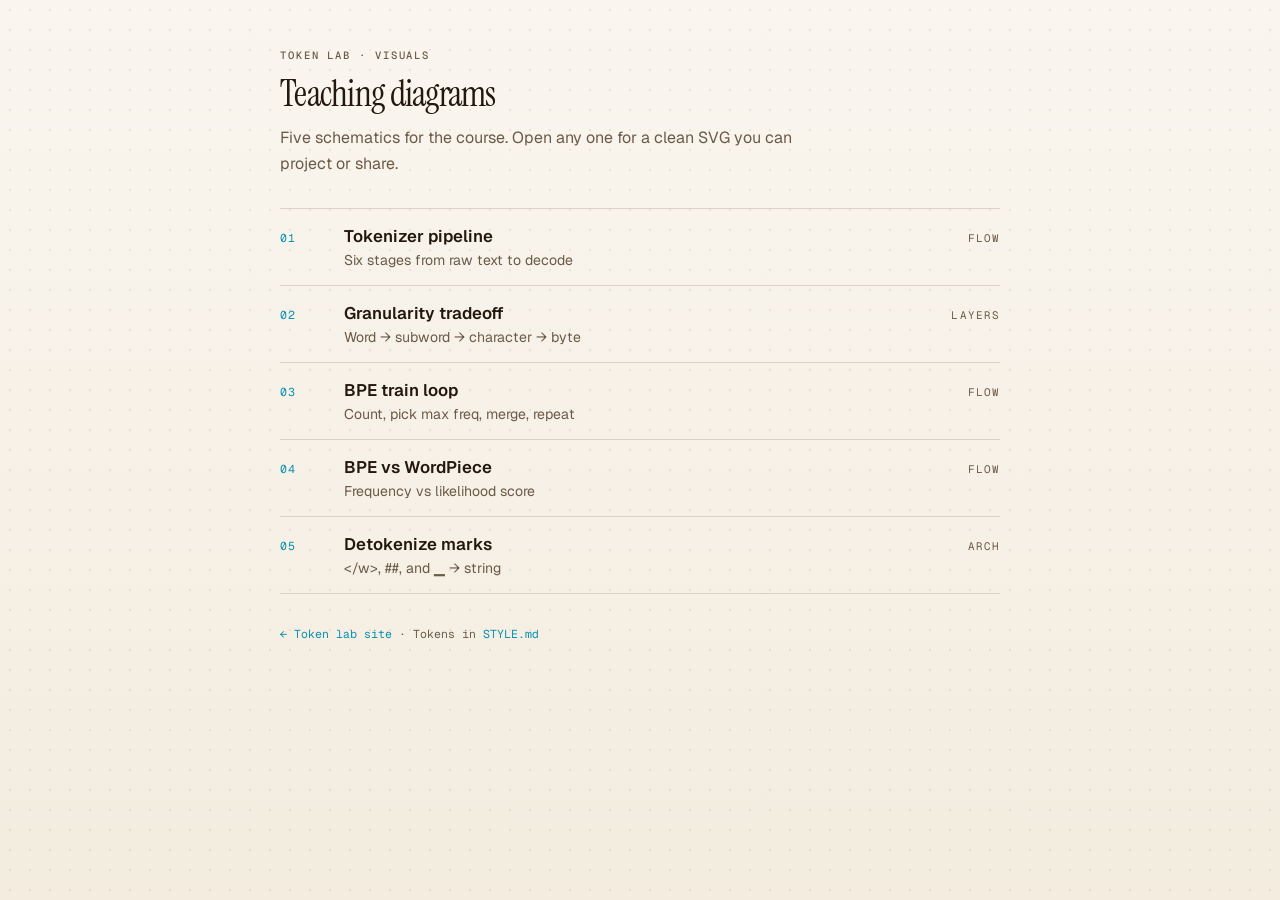
<file: site/diagrams/index.html>
<!DOCTYPE html>
<html lang="en">
<head>
  <meta charset="UTF-8" />
  <meta name="viewport" content="width=device-width, initial-scale=1.0" />
  <title>Teaching diagrams · Token Lab</title>
  <link href="https://fonts.googleapis.com/css2?family=Instrument+Serif:ital@0;1&family=Geist:wght@400;500;600&family=Geist+Mono:wght@400;500;600&display=swap" rel="stylesheet" />
  <style>
    *, *::before, *::after { box-sizing: border-box; margin: 0; padding: 0; }
    :root {
      --paper: #f6f1e8;
      --ink: #23180e;
      --muted: #6b5a47;
      --accent: #0891b2;
      --line: rgba(79, 63, 45, 0.18);
      --paper-top: #faf6ef;
      --paper-bottom: #f3ecdf;
      --dot: rgba(80,58,34,0.09);
      --font-sans: "Geist", system-ui, sans-serif;
      --font-serif: "Instrument Serif", serif;
      --font-mono: "Geist Mono", ui-monospace, monospace;
    }
    body {
      font-family: var(--font-sans);
      background-color: var(--paper);
      background-image:
        radial-gradient(circle, var(--dot) 0.75px, transparent 0.75px),
        linear-gradient(180deg, var(--paper-top) 0%, var(--paper-bottom) 100%);
      background-size: 20px 20px, auto;
      background-position: 0 0, 0 0;
      color: var(--ink);
      min-height: 100vh;
      padding: 3rem 2rem 4rem;
    }
    .frame { max-width: 720px; margin: 0 auto; }
    .eyebrow {
      font-family: var(--font-mono);
      font-size: 0.66rem;
      font-weight: 500;
      letter-spacing: 0.18em;
      text-transform: uppercase;
      color: var(--muted);
      margin-bottom: 0.5rem;
    }
    h1 {
      font-family: var(--font-serif);
      font-size: clamp(1.75rem, 3vw, 2.25rem);
      font-weight: 400;
      letter-spacing: -0.02em;
      margin-bottom: 0.5rem;
    }
    .lede {
      color: var(--muted);
      margin-bottom: 2rem;
      max-width: 48ch;
      line-height: 1.6;
    }
    ol {
      list-style: none;
      border-top: 1px solid var(--line);
    }
    li {
      border-bottom: 1px solid var(--line);
    }
    a {
      display: grid;
      grid-template-columns: 3rem 1fr auto;
      gap: 1rem;
      align-items: baseline;
      padding: 1rem 0;
      color: var(--ink);
      text-decoration: none;
    }
    a:hover .title { color: var(--accent); }
    .num {
      font-family: var(--font-mono);
      font-size: 0.72rem;
      color: var(--accent);
      letter-spacing: 0.08em;
    }
    .title {
      font-weight: 600;
      font-size: 1.05rem;
    }
    .meta {
      display: block;
      margin-top: 0.25rem;
      font-size: 0.88rem;
      color: var(--muted);
      font-weight: 400;
    }
    .kind {
      font-family: var(--font-mono);
      font-size: 0.68rem;
      letter-spacing: 0.1em;
      text-transform: uppercase;
      color: var(--muted);
    }
    .foot {
      margin-top: 2rem;
      font-family: var(--font-mono);
      font-size: 0.72rem;
      color: var(--muted);
    }
    .foot a { display: inline; color: var(--accent); padding: 0; }
  </style>
</head>
<body>
  <div class="frame">
    <p class="eyebrow">Token Lab · Visuals</p>
    <h1>Teaching diagrams</h1>
    <p class="lede">Five schematics for the course. Open any one for a clean SVG you can project or share.</p>
    <ol>
      <li>
        <a href="01-pipeline.html">
          <span class="num">01</span>
          <span>
            <span class="title">Tokenizer pipeline</span>
            <span class="meta">Six stages from raw text to decode</span>
          </span>
          <span class="kind">Flow</span>
        </a>
      </li>
      <li>
        <a href="02-granularity.html">
          <span class="num">02</span>
          <span>
            <span class="title">Granularity tradeoff</span>
            <span class="meta">Word → subword → character → byte</span>
          </span>
          <span class="kind">Layers</span>
        </a>
      </li>
      <li>
        <a href="03-bpe-train.html">
          <span class="num">03</span>
          <span>
            <span class="title">BPE train loop</span>
            <span class="meta">Count, pick max freq, merge, repeat</span>
          </span>
          <span class="kind">Flow</span>
        </a>
      </li>
      <li>
        <a href="04-bpe-vs-wordpiece.html">
          <span class="num">04</span>
          <span>
            <span class="title">BPE vs WordPiece</span>
            <span class="meta">Frequency vs likelihood score</span>
          </span>
          <span class="kind">Flow</span>
        </a>
      </li>
      <li>
        <a href="05-detokenize-marks.html">
          <span class="num">05</span>
          <span>
            <span class="title">Detokenize marks</span>
            <span class="meta">&lt;/w&gt;, ##, and ▁ → string</span>
          </span>
          <span class="kind">Arch</span>
        </a>
      </li>
    </ol>
    <p class="foot">
      <a href="../index.html">← Token lab site</a>
      · Tokens in <a href="STYLE.md">STYLE.md</a>
    </p>
  </div>
</body>
</html>
</file>
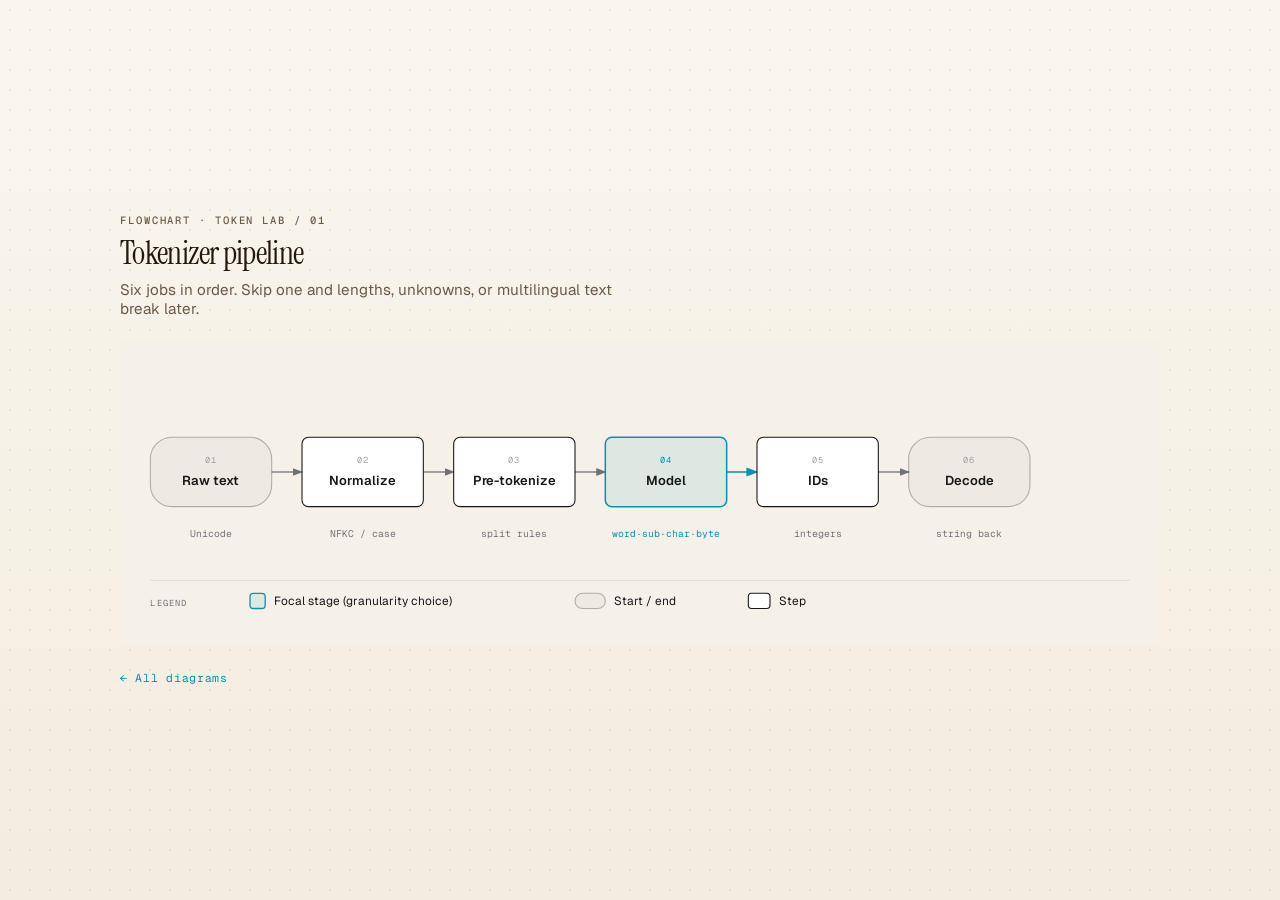
<file: site/diagrams/01-pipeline.html>
<!DOCTYPE html>
<html lang="en">
<head>
  <meta charset="UTF-8" />
  <meta name="viewport" content="width=device-width, initial-scale=1.0" />
  <title>Tokenizer pipeline · Token Lab</title>
  <link href="https://fonts.googleapis.com/css2?family=Instrument+Serif:ital@0;1&family=Geist:wght@400;500;600&family=Geist+Mono:wght@400;500;600&display=swap" rel="stylesheet" />
  <style>
    *, *::before, *::after { box-sizing: border-box; margin: 0; padding: 0; }
    :root {
      --paper: #f6f1e8;
      --ink: #23180e;
      --muted: #6b5a47;
      --accent: #0891b2;
      --paper-top: #faf6ef;
      --paper-bottom: #f3ecdf;
      --dot: rgba(80,58,34,0.09);
      --font-sans: "Geist", system-ui, sans-serif;
      --font-serif: "Instrument Serif", serif;
      --font-mono: "Geist Mono", ui-monospace, monospace;
    }
    body {
      font-family: var(--font-sans);
      background-color: var(--paper);
      background-image:
        radial-gradient(circle, var(--dot) 0.75px, transparent 0.75px),
        linear-gradient(180deg, var(--paper-top) 0%, var(--paper-bottom) 100%);
      background-size: 20px 20px, auto;
      background-position: 0 0, 0 0;
      color: var(--ink);
      min-height: 100vh;
      display: flex;
      align-items: center;
      justify-content: center;
      padding: 3rem 2rem;
    }
    .frame { max-width: 1040px; width: 100%; }
    .eyebrow {
      font-family: var(--font-mono);
      font-size: 0.66rem;
      font-weight: 500;
      letter-spacing: 0.18em;
      text-transform: uppercase;
      color: var(--muted);
      margin-bottom: 0.5rem;
    }
    h1 {
      font-family: var(--font-serif);
      font-size: clamp(1.5rem, 2.4vw + 0.75rem, 2rem);
      font-weight: 400;
      letter-spacing: -0.02em;
      line-height: 1.15;
      margin-bottom: 0.5rem;
    }
    .sub {
      color: var(--muted);
      font-size: 0.95rem;
      margin-bottom: 1.5rem;
      max-width: 52ch;
    }
    svg { width: 100%; min-width: 720px; display: block; }
    .back {
      display: inline-block;
      margin-top: 1.5rem;
      font-family: var(--font-mono);
      font-size: 0.72rem;
      color: var(--accent);
      text-decoration: none;
      letter-spacing: 0.06em;
    }
    .back:hover { text-decoration: underline; }
  </style>
</head>
<body>
  <div class="frame">
    <p class="eyebrow">Flowchart · Token Lab / 01</p>
    <h1>Tokenizer pipeline</h1>
    <p class="sub">Six jobs in order. Skip one and lengths, unknowns, or multilingual text break later.</p>

    <svg viewBox="0 0 960 280" xmlns="http://www.w3.org/2000/svg" role="img" aria-label="Tokenizer pipeline from raw text to decode">
      <defs>
        <marker id="arrow" markerWidth="8" markerHeight="6" refX="7" refY="3" orient="auto">
          <polygon points="0 0, 8 3, 0 6" fill="#71717a" />
        </marker>
        <marker id="arrow-accent" markerWidth="8" markerHeight="6" refX="7" refY="3" orient="auto">
          <polygon points="0 0, 8 3, 0 6" fill="#0891b2" />
        </marker>
      </defs>

      <rect width="100%" height="100%" fill="#f6f1e8" />

      <!-- Arrows first -->
      <line x1="140" y1="120" x2="168" y2="120" stroke="#71717a" stroke-width="1.2" marker-end="url(#arrow)" />
      <line x1="280" y1="120" x2="308" y2="120" stroke="#71717a" stroke-width="1.2" marker-end="url(#arrow)" />
      <line x1="420" y1="120" x2="448" y2="120" stroke="#71717a" stroke-width="1.2" marker-end="url(#arrow)" />
      <line x1="560" y1="120" x2="588" y2="120" stroke="#0891b2" stroke-width="1.4" marker-end="url(#arrow-accent)" />
      <line x1="700" y1="120" x2="728" y2="120" stroke="#71717a" stroke-width="1.2" marker-end="url(#arrow)" />

      <!-- 01 Raw -->
      <rect x="28" y="88" width="112" height="64" rx="20" fill="rgba(24,24,27,0.03)" stroke="rgba(24,24,27,0.30)" stroke-width="1" />
      <text x="84" y="112" fill="#a1a1aa" font-size="8" font-family="'Geist Mono', monospace" text-anchor="middle" letter-spacing="0.12em">01</text>
      <text x="84" y="132" fill="#18181b" font-size="12" font-weight="600" font-family="'Geist', sans-serif" text-anchor="middle">Raw text</text>

      <!-- 02 Normalize -->
      <rect x="168" y="88" width="112" height="64" rx="6" fill="#ffffff" stroke="#18181b" stroke-width="1" />
      <text x="224" y="112" fill="#a1a1aa" font-size="8" font-family="'Geist Mono', monospace" text-anchor="middle" letter-spacing="0.12em">02</text>
      <text x="224" y="132" fill="#18181b" font-size="12" font-weight="600" font-family="'Geist', sans-serif" text-anchor="middle">Normalize</text>

      <!-- 03 Pre-tokenize -->
      <rect x="308" y="88" width="112" height="64" rx="6" fill="#ffffff" stroke="#18181b" stroke-width="1" />
      <text x="364" y="112" fill="#a1a1aa" font-size="8" font-family="'Geist Mono', monospace" text-anchor="middle" letter-spacing="0.12em">03</text>
      <text x="364" y="132" fill="#18181b" font-size="12" font-weight="600" font-family="'Geist', sans-serif" text-anchor="middle">Pre-tokenize</text>

      <!-- 04 Model (focal) -->
      <rect x="448" y="88" width="112" height="64" rx="6" fill="rgba(8,145,178,0.10)" stroke="#0891b2" stroke-width="1.4" />
      <text x="504" y="112" fill="#0891b2" font-size="8" font-family="'Geist Mono', monospace" text-anchor="middle" letter-spacing="0.12em">04</text>
      <text x="504" y="132" fill="#18181b" font-size="12" font-weight="600" font-family="'Geist', sans-serif" text-anchor="middle">Model</text>

      <!-- 05 IDs -->
      <rect x="588" y="88" width="112" height="64" rx="6" fill="#ffffff" stroke="#18181b" stroke-width="1" />
      <text x="644" y="112" fill="#a1a1aa" font-size="8" font-family="'Geist Mono', monospace" text-anchor="middle" letter-spacing="0.12em">05</text>
      <text x="644" y="132" fill="#18181b" font-size="12" font-weight="600" font-family="'Geist', sans-serif" text-anchor="middle">IDs</text>

      <!-- 06 Decode -->
      <rect x="728" y="88" width="112" height="64" rx="20" fill="rgba(24,24,27,0.03)" stroke="rgba(24,24,27,0.30)" stroke-width="1" />
      <text x="784" y="112" fill="#a1a1aa" font-size="8" font-family="'Geist Mono', monospace" text-anchor="middle" letter-spacing="0.12em">06</text>
      <text x="784" y="132" fill="#18181b" font-size="12" font-weight="600" font-family="'Geist', sans-serif" text-anchor="middle">Decode</text>

      <!-- Sublabels -->
      <text x="84" y="180" fill="#71717a" font-size="9" font-family="'Geist Mono', monospace" text-anchor="middle">Unicode</text>
      <text x="224" y="180" fill="#71717a" font-size="9" font-family="'Geist Mono', monospace" text-anchor="middle">NFKC / case</text>
      <text x="364" y="180" fill="#71717a" font-size="9" font-family="'Geist Mono', monospace" text-anchor="middle">split rules</text>
      <text x="504" y="180" fill="#0891b2" font-size="9" font-family="'Geist Mono', monospace" text-anchor="middle">word·sub·char·byte</text>
      <text x="644" y="180" fill="#71717a" font-size="9" font-family="'Geist Mono', monospace" text-anchor="middle">integers</text>
      <text x="784" y="180" fill="#71717a" font-size="9" font-family="'Geist Mono', monospace" text-anchor="middle">string back</text>

      <!-- Legend -->
      <line x1="28" y1="220" x2="932" y2="220" stroke="rgba(24,24,27,0.12)" stroke-width="0.8" />
      <text x="28" y="244" fill="#71717a" font-size="8" font-family="'Geist Mono', monospace" letter-spacing="0.14em">LEGEND</text>
      <rect x="120" y="232" width="14" height="14" rx="3" fill="rgba(8,145,178,0.10)" stroke="#0891b2" stroke-width="1.2" />
      <text x="142" y="243" fill="#18181b" font-size="11" font-family="'Geist', sans-serif">Focal stage (granularity choice)</text>
      <rect x="420" y="232" width="28" height="14" rx="7" fill="rgba(24,24,27,0.03)" stroke="rgba(24,24,27,0.30)" stroke-width="1" />
      <text x="456" y="243" fill="#18181b" font-size="11" font-family="'Geist', sans-serif">Start / end</text>
      <rect x="580" y="232" width="20" height="14" rx="3" fill="#ffffff" stroke="#18181b" stroke-width="1" />
      <text x="608" y="243" fill="#18181b" font-size="11" font-family="'Geist', sans-serif">Step</text>
    </svg>

    <a class="back" href="index.html">← All diagrams</a>
  </div>
</body>
</html>
</file>
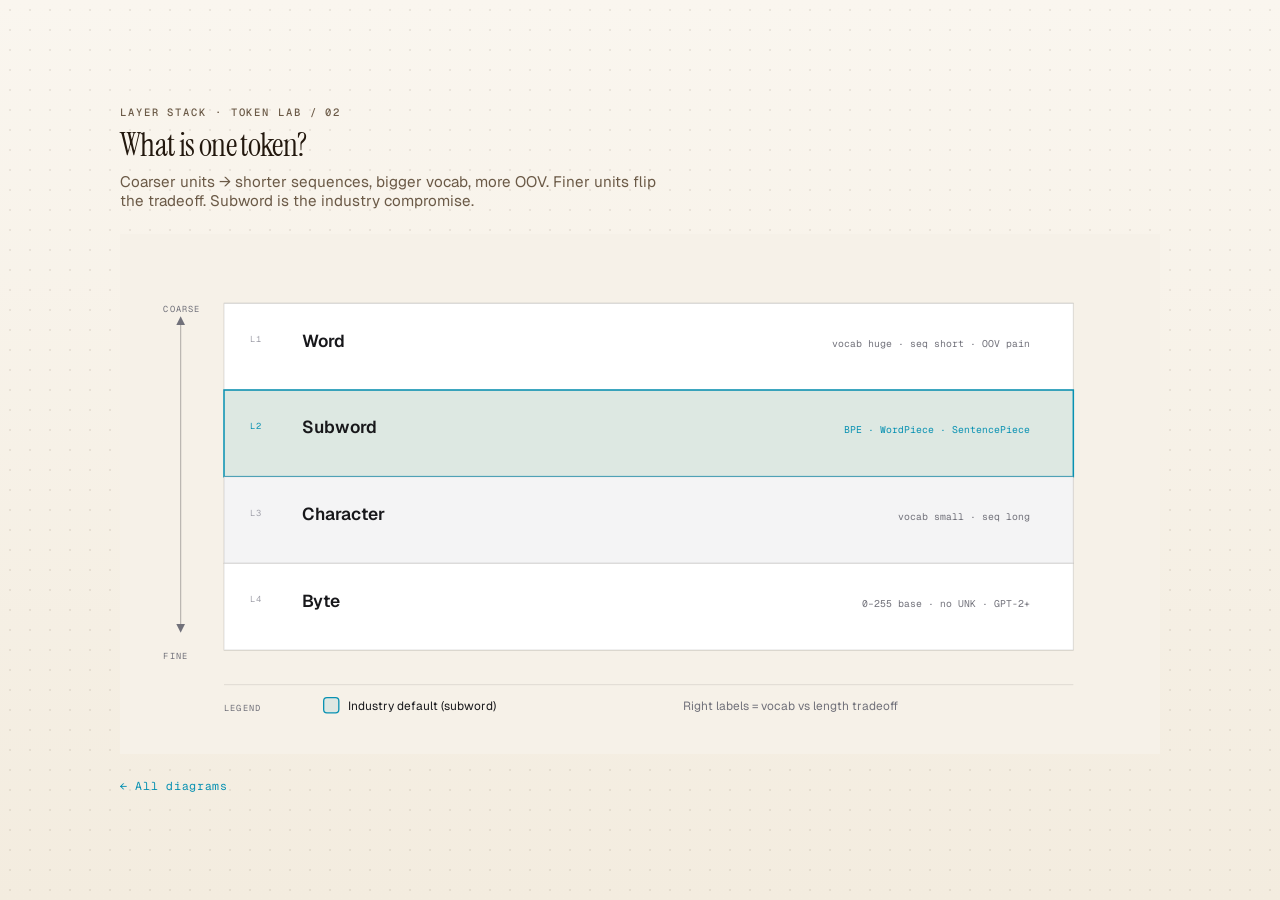
<file: site/diagrams/02-granularity.html>
<!DOCTYPE html>
<html lang="en">
<head>
  <meta charset="UTF-8" />
  <meta name="viewport" content="width=device-width, initial-scale=1.0" />
  <title>Granularity tradeoff · Token Lab</title>
  <link href="https://fonts.googleapis.com/css2?family=Instrument+Serif:ital@0;1&family=Geist:wght@400;500;600&family=Geist+Mono:wght@400;500;600&display=swap" rel="stylesheet" />
  <style>
    *, *::before, *::after { box-sizing: border-box; margin: 0; padding: 0; }
    :root {
      --paper: #f6f1e8;
      --ink: #23180e;
      --muted: #6b5a47;
      --accent: #0891b2;
      --paper-top: #faf6ef;
      --paper-bottom: #f3ecdf;
      --dot: rgba(80,58,34,0.09);
      --font-sans: "Geist", system-ui, sans-serif;
      --font-serif: "Instrument Serif", serif;
      --font-mono: "Geist Mono", ui-monospace, monospace;
    }
    body {
      font-family: var(--font-sans);
      background-color: var(--paper);
      background-image:
        radial-gradient(circle, var(--dot) 0.75px, transparent 0.75px),
        linear-gradient(180deg, var(--paper-top) 0%, var(--paper-bottom) 100%);
      background-size: 20px 20px, auto;
      background-position: 0 0, 0 0;
      color: var(--ink);
      min-height: 100vh;
      display: flex;
      align-items: center;
      justify-content: center;
      padding: 3rem 2rem;
    }
    .frame { max-width: 1040px; width: 100%; }
    .eyebrow {
      font-family: var(--font-mono);
      font-size: 0.66rem;
      font-weight: 500;
      letter-spacing: 0.18em;
      text-transform: uppercase;
      color: var(--muted);
      margin-bottom: 0.5rem;
    }
    h1 {
      font-family: var(--font-serif);
      font-size: clamp(1.5rem, 2.4vw + 0.75rem, 2rem);
      font-weight: 400;
      letter-spacing: -0.02em;
      line-height: 1.15;
      margin-bottom: 0.5rem;
    }
    .sub {
      color: var(--muted);
      font-size: 0.95rem;
      margin-bottom: 1.5rem;
      max-width: 56ch;
    }
    svg { width: 100%; min-width: 720px; display: block; }
    .back {
      display: inline-block;
      margin-top: 1.5rem;
      font-family: var(--font-mono);
      font-size: 0.72rem;
      color: var(--accent);
      text-decoration: none;
      letter-spacing: 0.06em;
    }
    .back:hover { text-decoration: underline; }
  </style>
</head>
<body>
  <div class="frame">
    <p class="eyebrow">Layer stack · Token Lab / 02</p>
    <h1>What is one token?</h1>
    <p class="sub">Coarser units → shorter sequences, bigger vocab, more OOV. Finer units flip the tradeoff. Subword is the industry compromise.</p>

    <svg viewBox="0 0 960 480" xmlns="http://www.w3.org/2000/svg" role="img" aria-label="Granularity layers from word to byte">
      <rect width="100%" height="100%" fill="#f6f1e8" />

      <!-- Direction -->
      <text x="40" y="72" fill="#71717a" font-size="8" font-family="'Geist Mono', monospace" letter-spacing="0.14em">COARSE</text>
      <line x1="56" y1="84" x2="56" y2="360" stroke="rgba(24,24,27,0.30)" stroke-width="1" />
      <polygon points="52,84 60,84 56,76" fill="#71717a" />
      <polygon points="52,360 60,360 56,368" fill="#71717a" />
      <text x="40" y="392" fill="#71717a" font-size="8" font-family="'Geist Mono', monospace" letter-spacing="0.14em">FINE</text>

      <!-- Stack outline -->
      <line x1="96" y1="64" x2="880" y2="64" stroke="rgba(24,24,27,0.12)" stroke-width="1" />
      <line x1="96" y1="384" x2="880" y2="384" stroke="rgba(24,24,27,0.12)" stroke-width="1" />

      <!-- L1 Word -->
      <rect x="96" y="64" width="784" height="80" fill="#ffffff" stroke="rgba(24,24,27,0.12)" stroke-width="1" />
      <text x="120" y="100" fill="#a1a1aa" font-size="8" font-family="'Geist Mono', monospace" letter-spacing="0.14em">L1</text>
      <text x="168" y="104" fill="#18181b" font-size="16" font-weight="600" font-family="'Geist', sans-serif">Word</text>
      <text x="840" y="104" fill="#71717a" font-size="9" font-family="'Geist Mono', monospace" text-anchor="end">vocab huge · seq short · OOV pain</text>

      <!-- L2 Subword (focal) -->
      <rect x="96" y="144" width="784" height="80" fill="rgba(8,145,178,0.10)" stroke="#0891b2" stroke-width="1.4" />
      <text x="120" y="180" fill="#0891b2" font-size="8" font-family="'Geist Mono', monospace" letter-spacing="0.14em">L2</text>
      <text x="168" y="184" fill="#18181b" font-size="16" font-weight="600" font-family="'Geist', sans-serif">Subword</text>
      <text x="840" y="184" fill="#0891b2" font-size="9" font-family="'Geist Mono', monospace" text-anchor="end">BPE · WordPiece · SentencePiece</text>

      <!-- L3 Character -->
      <rect x="96" y="224" width="784" height="80" fill="#f4f4f5" stroke="rgba(24,24,27,0.12)" stroke-width="1" />
      <text x="120" y="260" fill="#a1a1aa" font-size="8" font-family="'Geist Mono', monospace" letter-spacing="0.14em">L3</text>
      <text x="168" y="264" fill="#18181b" font-size="16" font-weight="600" font-family="'Geist', sans-serif">Character</text>
      <text x="840" y="264" fill="#71717a" font-size="9" font-family="'Geist Mono', monospace" text-anchor="end">vocab small · seq long</text>

      <!-- L4 Byte -->
      <rect x="96" y="304" width="784" height="80" fill="#ffffff" stroke="rgba(24,24,27,0.12)" stroke-width="1" />
      <text x="120" y="340" fill="#a1a1aa" font-size="8" font-family="'Geist Mono', monospace" letter-spacing="0.14em">L4</text>
      <text x="168" y="344" fill="#18181b" font-size="16" font-weight="600" font-family="'Geist', sans-serif">Byte</text>
      <text x="840" y="344" fill="#71717a" font-size="9" font-family="'Geist Mono', monospace" text-anchor="end">0–255 base · no UNK · GPT-2+</text>

      <!-- Legend -->
      <line x1="96" y1="416" x2="880" y2="416" stroke="rgba(24,24,27,0.12)" stroke-width="0.8" />
      <text x="96" y="440" fill="#71717a" font-size="8" font-family="'Geist Mono', monospace" letter-spacing="0.14em">LEGEND</text>
      <rect x="188" y="428" width="14" height="14" rx="3" fill="rgba(8,145,178,0.10)" stroke="#0891b2" stroke-width="1.2" />
      <text x="210" y="439" fill="#18181b" font-size="11" font-family="'Geist', sans-serif">Industry default (subword)</text>
      <text x="520" y="439" fill="#71717a" font-size="11" font-family="'Geist', sans-serif">Right labels = vocab vs length tradeoff</text>
    </svg>

    <a class="back" href="index.html">← All diagrams</a>
  </div>
</body>
</html>
</file>
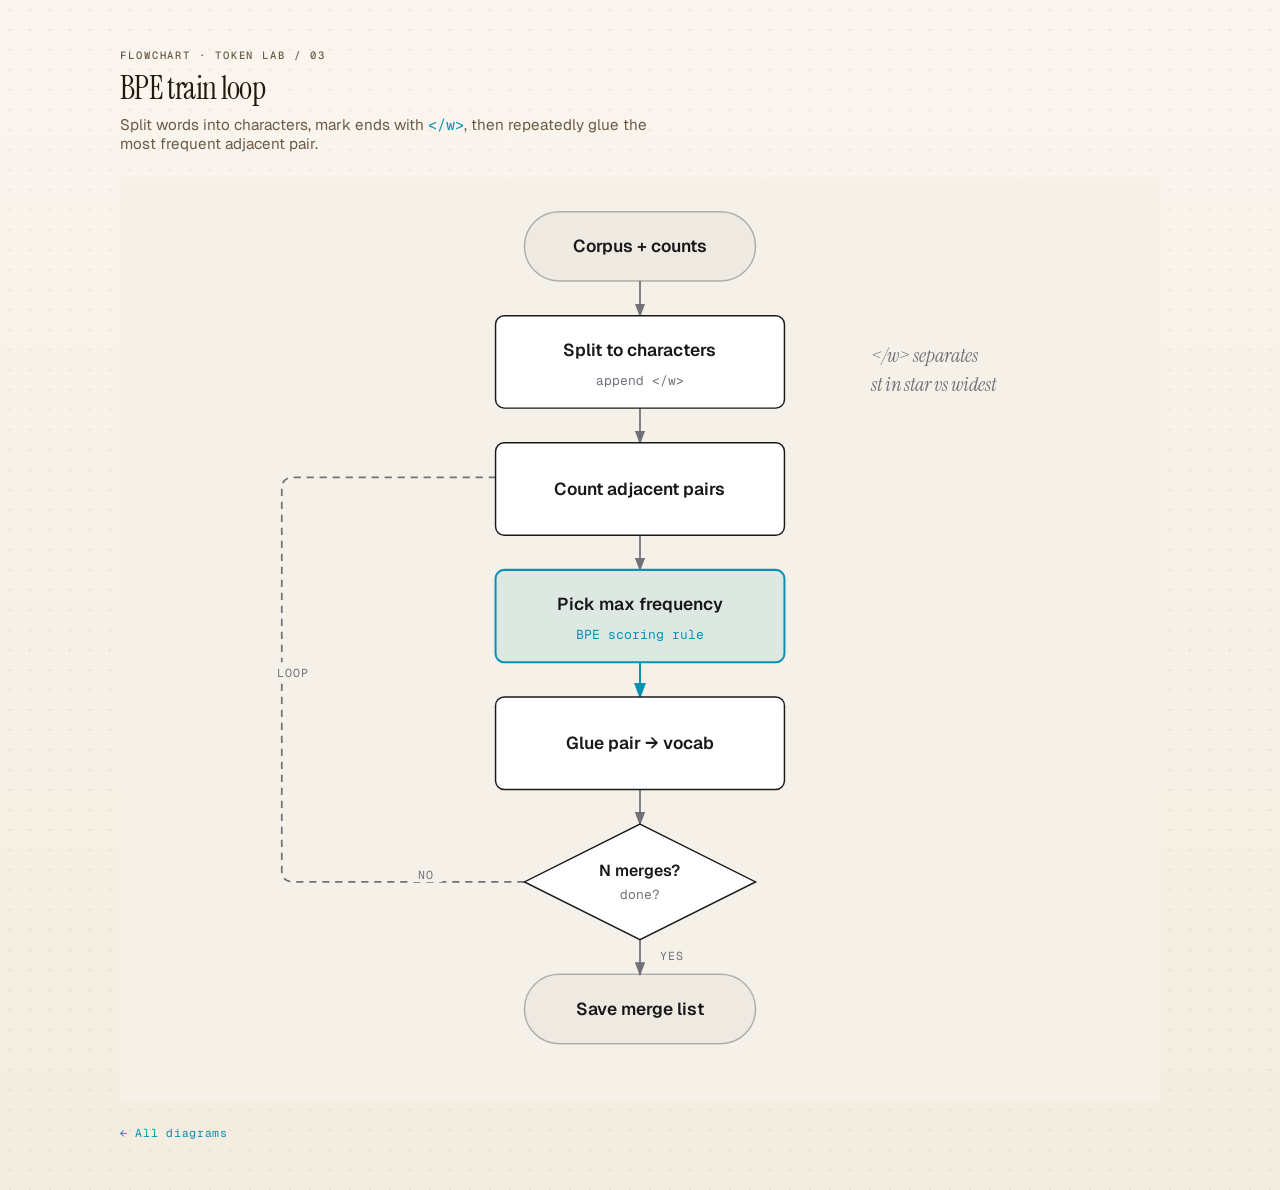
<file: site/diagrams/03-bpe-train.html>
<!DOCTYPE html>
<html lang="en">
<head>
  <meta charset="UTF-8" />
  <meta name="viewport" content="width=device-width, initial-scale=1.0" />
  <title>BPE train loop · Token Lab</title>
  <link href="https://fonts.googleapis.com/css2?family=Instrument+Serif:ital@0;1&family=Geist:wght@400;500;600&family=Geist+Mono:wght@400;500;600&display=swap" rel="stylesheet" />
  <style>
    *, *::before, *::after { box-sizing: border-box; margin: 0; padding: 0; }
    :root {
      --paper: #f6f1e8;
      --ink: #23180e;
      --muted: #6b5a47;
      --accent: #0891b2;
      --paper-top: #faf6ef;
      --paper-bottom: #f3ecdf;
      --dot: rgba(80,58,34,0.09);
      --font-sans: "Geist", system-ui, sans-serif;
      --font-serif: "Instrument Serif", serif;
      --font-mono: "Geist Mono", ui-monospace, monospace;
    }
    body {
      font-family: var(--font-sans);
      background-color: var(--paper);
      background-image:
        radial-gradient(circle, var(--dot) 0.75px, transparent 0.75px),
        linear-gradient(180deg, var(--paper-top) 0%, var(--paper-bottom) 100%);
      background-size: 20px 20px, auto;
      background-position: 0 0, 0 0;
      color: var(--ink);
      min-height: 100vh;
      display: flex;
      align-items: center;
      justify-content: center;
      padding: 3rem 2rem;
    }
    .frame { max-width: 1040px; width: 100%; }
    .eyebrow {
      font-family: var(--font-mono);
      font-size: 0.66rem;
      font-weight: 500;
      letter-spacing: 0.18em;
      text-transform: uppercase;
      color: var(--muted);
      margin-bottom: 0.5rem;
    }
    h1 {
      font-family: var(--font-serif);
      font-size: clamp(1.5rem, 2.4vw + 0.75rem, 2rem);
      font-weight: 400;
      letter-spacing: -0.02em;
      line-height: 1.15;
      margin-bottom: 0.5rem;
    }
    .sub {
      color: var(--muted);
      font-size: 0.95rem;
      margin-bottom: 1.5rem;
      max-width: 56ch;
    }
    svg { width: 100%; min-width: 720px; display: block; }
    .back {
      display: inline-block;
      margin-top: 1.5rem;
      font-family: var(--font-mono);
      font-size: 0.72rem;
      color: var(--accent);
      text-decoration: none;
      letter-spacing: 0.06em;
    }
    .back:hover { text-decoration: underline; }
  </style>
</head>
<body>
  <div class="frame">
    <p class="eyebrow">Flowchart · Token Lab / 03</p>
    <h1>BPE train loop</h1>
    <p class="sub">Split words into characters, mark ends with <code style="font-family:var(--font-mono);color:var(--accent)">&lt;/w&gt;</code>, then repeatedly glue the most frequent adjacent pair.</p>

    <svg viewBox="0 0 720 640" xmlns="http://www.w3.org/2000/svg" role="img" aria-label="BPE training merge loop">
      <defs>
        <marker id="arrow" markerWidth="8" markerHeight="6" refX="7" refY="3" orient="auto">
          <polygon points="0 0, 8 3, 0 6" fill="#71717a" />
        </marker>
        <marker id="arrow-accent" markerWidth="8" markerHeight="6" refX="7" refY="3" orient="auto">
          <polygon points="0 0, 8 3, 0 6" fill="#0891b2" />
        </marker>
      </defs>

      <rect width="100%" height="100%" fill="#f6f1e8" />

      <!-- Vertical spine arrows -->
      <line x1="360" y1="72" x2="360" y2="96" stroke="#71717a" stroke-width="1.2" marker-end="url(#arrow)" />
      <line x1="360" y1="160" x2="360" y2="184" stroke="#71717a" stroke-width="1.2" marker-end="url(#arrow)" />
      <line x1="360" y1="248" x2="360" y2="272" stroke="#71717a" stroke-width="1.2" marker-end="url(#arrow)" />
      <line x1="360" y1="336" x2="360" y2="360" stroke="#0891b2" stroke-width="1.4" marker-end="url(#arrow-accent)" />
      <line x1="360" y1="424" x2="360" y2="448" stroke="#71717a" stroke-width="1.2" marker-end="url(#arrow)" />
      <line x1="360" y1="528" x2="360" y2="552" stroke="#71717a" stroke-width="1.2" marker-end="url(#arrow)" />

      <!-- Loop back: from diamond NO left, up, into count -->
      <path d="M 280,488 H 120 Q 112,488 112,480 V 216 Q 112,208 120,208 H 280"
            fill="none" stroke="#71717a" stroke-width="1.2" stroke-dasharray="5,4" marker-end="url(#arrow)" />
      <rect x="96" y="336" width="48" height="12" rx="2" fill="#f6f1e8" />
      <text x="120" y="346" fill="#71717a" font-size="8" font-family="'Geist Mono', monospace" text-anchor="middle" letter-spacing="0.08em">LOOP</text>

      <!-- Start -->
      <rect x="280" y="24" width="160" height="48" rx="24" fill="rgba(24,24,27,0.03)" stroke="rgba(24,24,27,0.30)" stroke-width="1" />
      <text x="360" y="52" fill="#18181b" font-size="12" font-weight="600" font-family="'Geist', sans-serif" text-anchor="middle">Corpus + counts</text>

      <!-- Split -->
      <rect x="260" y="96" width="200" height="64" rx="6" fill="#ffffff" stroke="#18181b" stroke-width="1" />
      <text x="360" y="124" fill="#18181b" font-size="12" font-weight="600" font-family="'Geist', sans-serif" text-anchor="middle">Split to characters</text>
      <text x="360" y="144" fill="#71717a" font-size="9" font-family="'Geist Mono', monospace" text-anchor="middle">append &lt;/w&gt;</text>

      <!-- Count -->
      <rect x="260" y="184" width="200" height="64" rx="6" fill="#ffffff" stroke="#18181b" stroke-width="1" />
      <text x="360" y="220" fill="#18181b" font-size="12" font-weight="600" font-family="'Geist', sans-serif" text-anchor="middle">Count adjacent pairs</text>

      <!-- Pick (focal) -->
      <rect x="260" y="272" width="200" height="64" rx="6" fill="rgba(8,145,178,0.10)" stroke="#0891b2" stroke-width="1.4" />
      <text x="360" y="300" fill="#18181b" font-size="12" font-weight="600" font-family="'Geist', sans-serif" text-anchor="middle">Pick max frequency</text>
      <text x="360" y="320" fill="#0891b2" font-size="9" font-family="'Geist Mono', monospace" text-anchor="middle">BPE scoring rule</text>

      <!-- Merge -->
      <rect x="260" y="360" width="200" height="64" rx="6" fill="#ffffff" stroke="#18181b" stroke-width="1" />
      <text x="360" y="396" fill="#18181b" font-size="12" font-weight="600" font-family="'Geist', sans-serif" text-anchor="middle">Glue pair → vocab</text>

      <!-- Diamond enough? -->
      <polygon points="360,448 440,488 360,528 280,488" fill="#ffffff" stroke="#18181b" stroke-width="1" />
      <text x="360" y="484" fill="#18181b" font-size="11" font-weight="600" font-family="'Geist', sans-serif" text-anchor="middle">N merges?</text>
      <text x="360" y="500" fill="#71717a" font-size="9" font-family="'Geist Mono', monospace" text-anchor="middle">done?</text>

      <!-- YES label -->
      <rect x="368" y="532" width="28" height="12" rx="2" fill="#f6f1e8" />
      <text x="382" y="542" fill="#71717a" font-size="8" font-family="'Geist Mono', monospace" text-anchor="middle" letter-spacing="0.08em">YES</text>

      <!-- NO label on loop -->
      <rect x="200" y="476" width="24" height="12" rx="2" fill="#f6f1e8" />
      <text x="212" y="486" fill="#71717a" font-size="8" font-family="'Geist Mono', monospace" text-anchor="middle" letter-spacing="0.08em">NO</text>

      <!-- End -->
      <rect x="280" y="552" width="160" height="48" rx="24" fill="rgba(24,24,27,0.03)" stroke="rgba(24,24,27,0.30)" stroke-width="1" />
      <text x="360" y="580" fill="#18181b" font-size="12" font-weight="600" font-family="'Geist', sans-serif" text-anchor="middle">Save merge list</text>

      <!-- Aside -->
      <text x="520" y="128" fill="#71717a" font-size="14" font-family="'Instrument Serif', serif" font-style="italic">&lt;/w&gt; separates</text>
      <text x="520" y="148" fill="#71717a" font-size="14" font-family="'Instrument Serif', serif" font-style="italic">st in star vs widest</text>
    </svg>

    <a class="back" href="index.html">← All diagrams</a>
  </div>
</body>
</html>
</file>
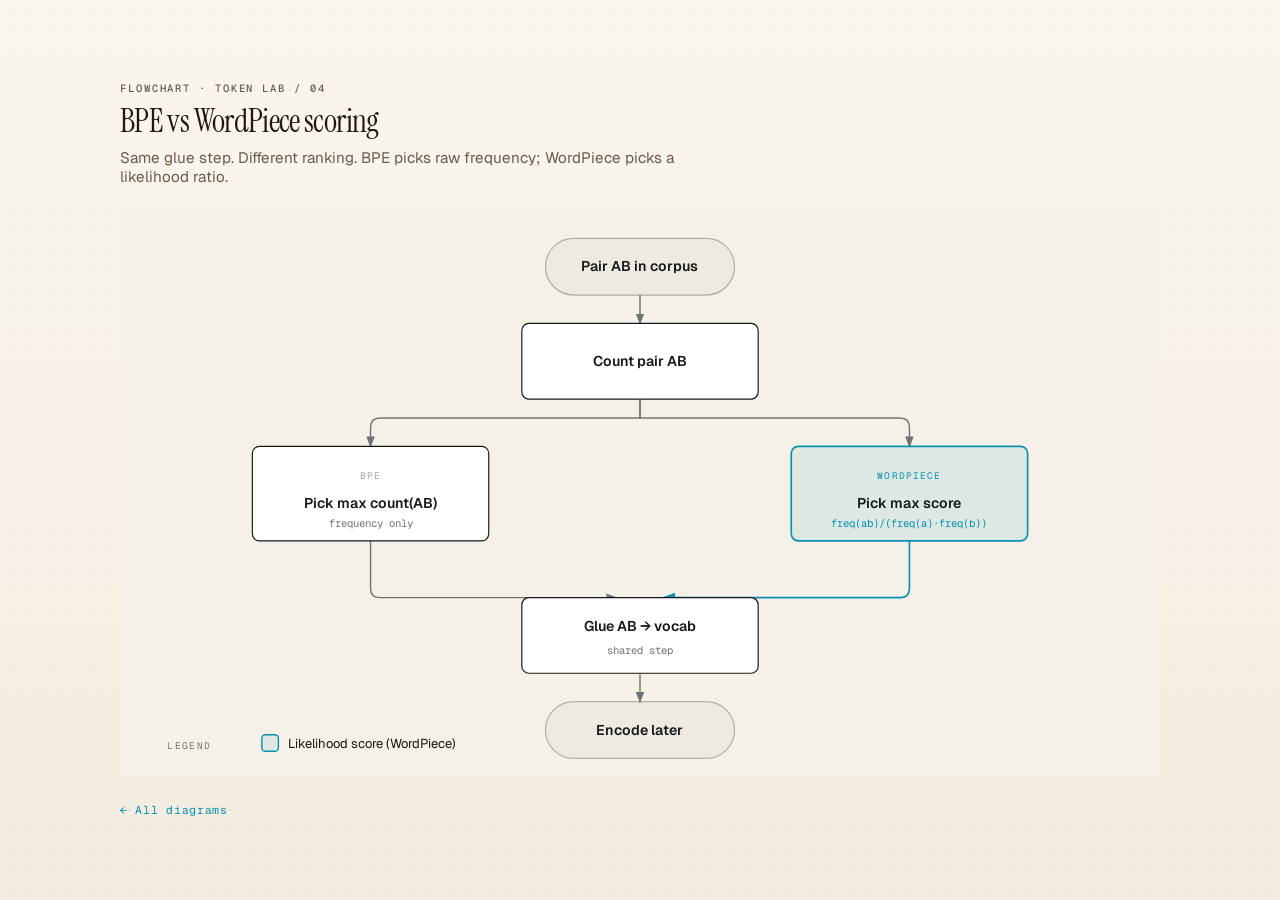
<file: site/diagrams/04-bpe-vs-wordpiece.html>
<!DOCTYPE html>
<html lang="en">
<head>
  <meta charset="UTF-8" />
  <meta name="viewport" content="width=device-width, initial-scale=1.0" />
  <title>BPE vs WordPiece · Token Lab</title>
  <link href="https://fonts.googleapis.com/css2?family=Instrument+Serif:ital@0;1&family=Geist:wght@400;500;600&family=Geist+Mono:wght@400;500;600&display=swap" rel="stylesheet" />
  <style>
    *, *::before, *::after { box-sizing: border-box; margin: 0; padding: 0; }
    :root {
      --paper: #f6f1e8;
      --ink: #23180e;
      --muted: #6b5a47;
      --accent: #0891b2;
      --paper-top: #faf6ef;
      --paper-bottom: #f3ecdf;
      --dot: rgba(80,58,34,0.09);
      --font-sans: "Geist", system-ui, sans-serif;
      --font-serif: "Instrument Serif", serif;
      --font-mono: "Geist Mono", ui-monospace, monospace;
    }
    body {
      font-family: var(--font-sans);
      background-color: var(--paper);
      background-image:
        radial-gradient(circle, var(--dot) 0.75px, transparent 0.75px),
        linear-gradient(180deg, var(--paper-top) 0%, var(--paper-bottom) 100%);
      background-size: 20px 20px, auto;
      background-position: 0 0, 0 0;
      color: var(--ink);
      min-height: 100vh;
      display: flex;
      align-items: center;
      justify-content: center;
      padding: 3rem 2rem;
    }
    .frame { max-width: 1040px; width: 100%; }
    .eyebrow {
      font-family: var(--font-mono);
      font-size: 0.66rem;
      font-weight: 500;
      letter-spacing: 0.18em;
      text-transform: uppercase;
      color: var(--muted);
      margin-bottom: 0.5rem;
    }
    h1 {
      font-family: var(--font-serif);
      font-size: clamp(1.5rem, 2.4vw + 0.75rem, 2rem);
      font-weight: 400;
      letter-spacing: -0.02em;
      line-height: 1.15;
      margin-bottom: 0.5rem;
    }
    .sub {
      color: var(--muted);
      font-size: 0.95rem;
      margin-bottom: 1.5rem;
      max-width: 56ch;
    }
    svg { width: 100%; min-width: 720px; display: block; }
    .back {
      display: inline-block;
      margin-top: 1.5rem;
      font-family: var(--font-mono);
      font-size: 0.72rem;
      color: var(--accent);
      text-decoration: none;
      letter-spacing: 0.06em;
    }
    .back:hover { text-decoration: underline; }
  </style>
</head>
<body>
  <div class="frame">
    <p class="eyebrow">Flowchart · Token Lab / 04</p>
    <h1>BPE vs WordPiece scoring</h1>
    <p class="sub">Same glue step. Different ranking. BPE picks raw frequency; WordPiece picks a likelihood ratio.</p>

    <svg viewBox="0 0 880 480" xmlns="http://www.w3.org/2000/svg" role="img" aria-label="BPE frequency versus WordPiece score then shared merge">
      <defs>
        <marker id="arrow" markerWidth="8" markerHeight="6" refX="7" refY="3" orient="auto">
          <polygon points="0 0, 8 3, 0 6" fill="#71717a" />
        </marker>
        <marker id="arrow-accent" markerWidth="8" markerHeight="6" refX="7" refY="3" orient="auto">
          <polygon points="0 0, 8 3, 0 6" fill="#0891b2" />
        </marker>
      </defs>

      <rect width="100%" height="100%" fill="#f6f1e8" />

      <!-- Shared start -->
      <line x1="440" y1="72" x2="440" y2="96" stroke="#71717a" stroke-width="1.2" marker-end="url(#arrow)" />
      <!-- Fork left and right from under pair count -->
      <path d="M 440,160 V 176 H 220 Q 212,176 212,184 V 200"
            fill="none" stroke="#71717a" stroke-width="1.2" marker-end="url(#arrow)" />
      <path d="M 440,160 V 176 H 660 Q 668,176 668,184 V 200"
            fill="none" stroke="#71717a" stroke-width="1.2" marker-end="url(#arrow)" />
      <!-- Both into merge -->
      <path d="M 212,280 V 320 Q 212,328 220,328 H 420"
            fill="none" stroke="#71717a" stroke-width="1.2" marker-end="url(#arrow)" />
      <path d="M 668,280 V 320 Q 668,328 660,328 H 460"
            fill="none" stroke="#0891b2" stroke-width="1.4" marker-end="url(#arrow-accent)" />
      <line x1="440" y1="392" x2="440" y2="416" stroke="#71717a" stroke-width="1.2" marker-end="url(#arrow)" />

      <!-- Start oval -->
      <rect x="360" y="24" width="160" height="48" rx="24" fill="rgba(24,24,27,0.03)" stroke="rgba(24,24,27,0.30)" stroke-width="1" />
      <text x="440" y="52" fill="#18181b" font-size="12" font-weight="600" font-family="'Geist', sans-serif" text-anchor="middle">Pair AB in corpus</text>

      <!-- Count step -->
      <rect x="340" y="96" width="200" height="64" rx="6" fill="#ffffff" stroke="#18181b" stroke-width="1" />
      <text x="440" y="132" fill="#18181b" font-size="12" font-weight="600" font-family="'Geist', sans-serif" text-anchor="middle">Count pair AB</text>

      <!-- BPE column -->
      <rect x="112" y="200" width="200" height="80" rx="6" fill="#ffffff" stroke="#18181b" stroke-width="1" />
      <text x="212" y="228" fill="#a1a1aa" font-size="8" font-family="'Geist Mono', monospace" text-anchor="middle" letter-spacing="0.12em">BPE</text>
      <text x="212" y="252" fill="#18181b" font-size="12" font-weight="600" font-family="'Geist', sans-serif" text-anchor="middle">Pick max count(AB)</text>
      <text x="212" y="268" fill="#71717a" font-size="9" font-family="'Geist Mono', monospace" text-anchor="middle">frequency only</text>

      <!-- WordPiece column (focal) -->
      <rect x="568" y="200" width="200" height="80" rx="6" fill="rgba(8,145,178,0.10)" stroke="#0891b2" stroke-width="1.4" />
      <text x="668" y="228" fill="#0891b2" font-size="8" font-family="'Geist Mono', monospace" text-anchor="middle" letter-spacing="0.12em">WORDPIECE</text>
      <text x="668" y="252" fill="#18181b" font-size="12" font-weight="600" font-family="'Geist', sans-serif" text-anchor="middle">Pick max score</text>
      <text x="668" y="268" fill="#0891b2" font-size="9" font-family="'Geist Mono', monospace" text-anchor="middle">freq(ab)/(freq(a)·freq(b))</text>

      <!-- Merge join -->
      <rect x="340" y="328" width="200" height="64" rx="6" fill="#ffffff" stroke="#18181b" stroke-width="1" />
      <text x="440" y="356" fill="#18181b" font-size="12" font-weight="600" font-family="'Geist', sans-serif" text-anchor="middle">Glue AB → vocab</text>
      <text x="440" y="376" fill="#71717a" font-size="9" font-family="'Geist Mono', monospace" text-anchor="middle">shared step</text>

      <!-- End -->
      <rect x="360" y="416" width="160" height="48" rx="24" fill="rgba(24,24,27,0.03)" stroke="rgba(24,24,27,0.30)" stroke-width="1" />
      <text x="440" y="444" fill="#18181b" font-size="12" font-weight="600" font-family="'Geist', sans-serif" text-anchor="middle">Encode later</text>

      <!-- Legend -->
      <line x1="40" y1="40" x2="40" y2="40" stroke="transparent" />
      <text x="40" y="456" fill="#71717a" font-size="8" font-family="'Geist Mono', monospace" letter-spacing="0.14em">LEGEND</text>
      <rect x="120" y="444" width="14" height="14" rx="3" fill="rgba(8,145,178,0.10)" stroke="#0891b2" stroke-width="1.2" />
      <text x="142" y="455" fill="#18181b" font-size="11" font-family="'Geist', sans-serif">Likelihood score (WordPiece)</text>
    </svg>

    <a class="back" href="index.html">← All diagrams</a>
  </div>
</body>
</html>
</file>
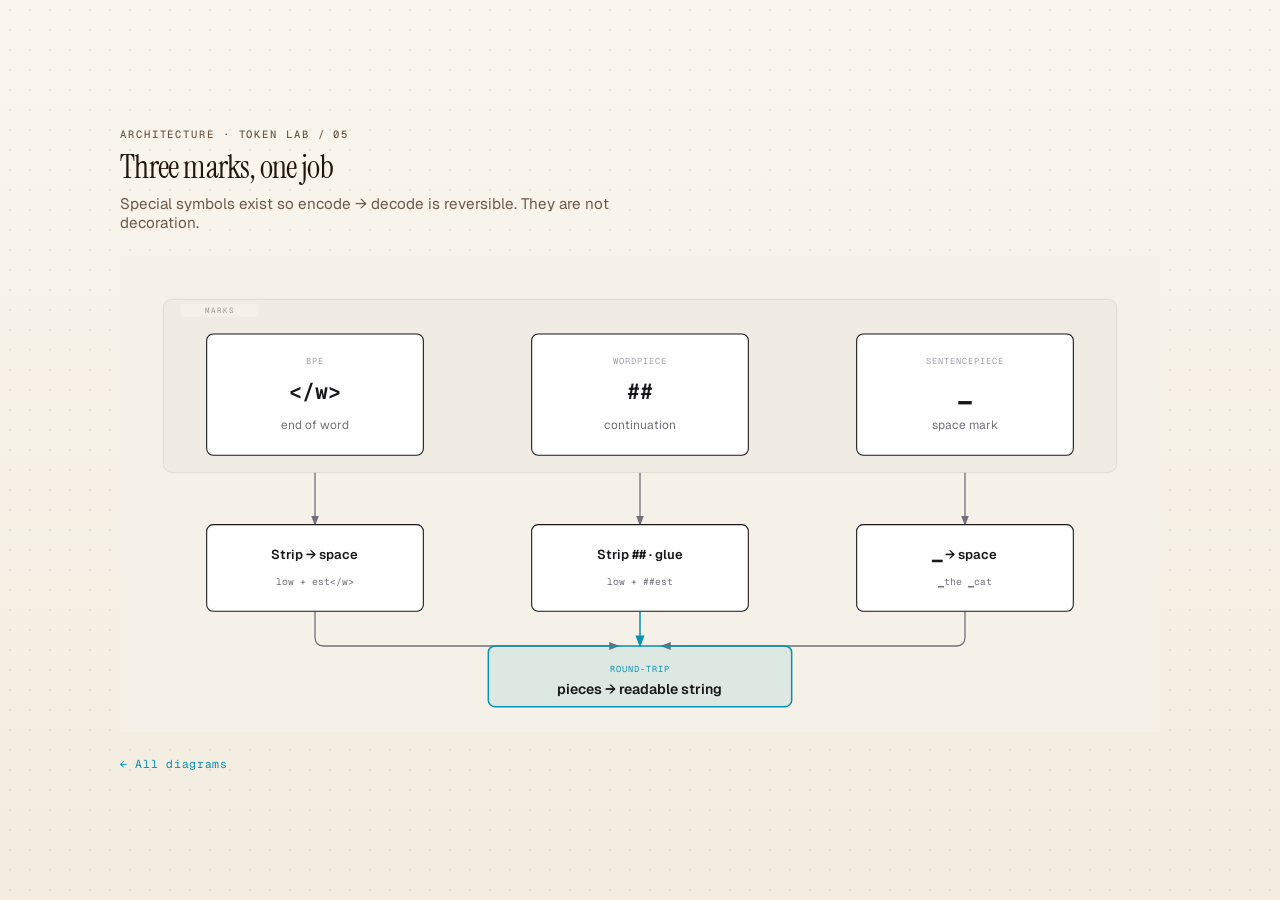
<file: site/diagrams/05-detokenize-marks.html>
<!DOCTYPE html>
<html lang="en">
<head>
  <meta charset="UTF-8" />
  <meta name="viewport" content="width=device-width, initial-scale=1.0" />
  <title>Detokenize marks · Token Lab</title>
  <link href="https://fonts.googleapis.com/css2?family=Instrument+Serif:ital@0;1&family=Geist:wght@400;500;600&family=Geist+Mono:wght@400;500;600&display=swap" rel="stylesheet" />
  <style>
    *, *::before, *::after { box-sizing: border-box; margin: 0; padding: 0; }
    :root {
      --paper: #f6f1e8;
      --ink: #23180e;
      --muted: #6b5a47;
      --accent: #0891b2;
      --paper-top: #faf6ef;
      --paper-bottom: #f3ecdf;
      --dot: rgba(80,58,34,0.09);
      --font-sans: "Geist", system-ui, sans-serif;
      --font-serif: "Instrument Serif", serif;
      --font-mono: "Geist Mono", ui-monospace, monospace;
    }
    body {
      font-family: var(--font-sans);
      background-color: var(--paper);
      background-image:
        radial-gradient(circle, var(--dot) 0.75px, transparent 0.75px),
        linear-gradient(180deg, var(--paper-top) 0%, var(--paper-bottom) 100%);
      background-size: 20px 20px, auto;
      background-position: 0 0, 0 0;
      color: var(--ink);
      min-height: 100vh;
      display: flex;
      align-items: center;
      justify-content: center;
      padding: 3rem 2rem;
    }
    .frame { max-width: 1040px; width: 100%; }
    .eyebrow {
      font-family: var(--font-mono);
      font-size: 0.66rem;
      font-weight: 500;
      letter-spacing: 0.18em;
      text-transform: uppercase;
      color: var(--muted);
      margin-bottom: 0.5rem;
    }
    h1 {
      font-family: var(--font-serif);
      font-size: clamp(1.5rem, 2.4vw + 0.75rem, 2rem);
      font-weight: 400;
      letter-spacing: -0.02em;
      line-height: 1.15;
      margin-bottom: 0.5rem;
    }
    .sub {
      color: var(--muted);
      font-size: 0.95rem;
      margin-bottom: 1.5rem;
      max-width: 56ch;
    }
    svg { width: 100%; min-width: 720px; display: block; }
    .back {
      display: inline-block;
      margin-top: 1.5rem;
      font-family: var(--font-mono);
      font-size: 0.72rem;
      color: var(--accent);
      text-decoration: none;
      letter-spacing: 0.06em;
    }
    .back:hover { text-decoration: underline; }
  </style>
</head>
<body>
  <div class="frame">
    <p class="eyebrow">Architecture · Token Lab / 05</p>
    <h1>Three marks, one job</h1>
    <p class="sub">Special symbols exist so encode → decode is reversible. They are not decoration.</p>

    <svg viewBox="0 0 960 440" xmlns="http://www.w3.org/2000/svg" role="img" aria-label="Detokenize marks for BPE WordPiece SentencePiece">
      <defs>
        <marker id="arrow" markerWidth="8" markerHeight="6" refX="7" refY="3" orient="auto">
          <polygon points="0 0, 8 3, 0 6" fill="#71717a" />
        </marker>
        <marker id="arrow-accent" markerWidth="8" markerHeight="6" refX="7" refY="3" orient="auto">
          <polygon points="0 0, 8 3, 0 6" fill="#0891b2" />
        </marker>
      </defs>

      <rect width="100%" height="100%" fill="#f6f1e8" />

      <!-- Zone: marks -->
      <rect x="40" y="40" width="880" height="160" rx="8" fill="rgba(24,24,27,0.02)" stroke="rgba(24,24,27,0.10)" stroke-width="0.8" />
      <rect x="56" y="44" width="72" height="12" rx="2" fill="#f6f1e8" />
      <text x="92" y="53" fill="rgba(24,24,27,0.40)" font-size="7" font-family="'Geist Mono', monospace" text-anchor="middle" letter-spacing="0.14em">MARKS</text>

      <!-- Arrows marks → decode rules -->
      <line x1="180" y1="200" x2="180" y2="248" stroke="#71717a" stroke-width="1.2" marker-end="url(#arrow)" />
      <line x1="480" y1="200" x2="480" y2="248" stroke="#71717a" stroke-width="1.2" marker-end="url(#arrow)" />
      <line x1="780" y1="200" x2="780" y2="248" stroke="#71717a" stroke-width="1.2" marker-end="url(#arrow)" />

      <!-- Into round-trip -->
      <path d="M 180,328 V 352 Q 180,360 188,360 H 460"
            fill="none" stroke="#71717a" stroke-width="1.2" marker-end="url(#arrow)" />
      <path d="M 480,328 V 360" fill="none" stroke="#0891b2" stroke-width="1.4" marker-end="url(#arrow-accent)" />
      <path d="M 780,328 V 352 Q 780,360 772,360 H 500"
            fill="none" stroke="#71717a" stroke-width="1.2" marker-end="url(#arrow)" />

      <!-- Mark cards -->
      <rect x="80" y="72" width="200" height="112" rx="6" fill="#ffffff" stroke="#18181b" stroke-width="1" />
      <text x="180" y="100" fill="#a1a1aa" font-size="8" font-family="'Geist Mono', monospace" text-anchor="middle" letter-spacing="0.12em">BPE</text>
      <text x="180" y="132" fill="#18181b" font-size="20" font-weight="600" font-family="'Geist Mono', monospace" text-anchor="middle">&lt;/w&gt;</text>
      <text x="180" y="160" fill="#71717a" font-size="11" font-family="'Geist', sans-serif" text-anchor="middle">end of word</text>

      <rect x="380" y="72" width="200" height="112" rx="6" fill="#ffffff" stroke="#18181b" stroke-width="1" />
      <text x="480" y="100" fill="#a1a1aa" font-size="8" font-family="'Geist Mono', monospace" text-anchor="middle" letter-spacing="0.12em">WORDPIECE</text>
      <text x="480" y="132" fill="#18181b" font-size="20" font-weight="600" font-family="'Geist Mono', monospace" text-anchor="middle">##</text>
      <text x="480" y="160" fill="#71717a" font-size="11" font-family="'Geist', sans-serif" text-anchor="middle">continuation</text>

      <rect x="680" y="72" width="200" height="112" rx="6" fill="#ffffff" stroke="#18181b" stroke-width="1" />
      <text x="780" y="100" fill="#a1a1aa" font-size="8" font-family="'Geist Mono', monospace" text-anchor="middle" letter-spacing="0.12em">SENTENCEPIECE</text>
      <text x="780" y="132" fill="#18181b" font-size="20" font-weight="600" font-family="'Geist Mono', monospace" text-anchor="middle">▁</text>
      <text x="780" y="160" fill="#71717a" font-size="11" font-family="'Geist', sans-serif" text-anchor="middle">space mark</text>

      <!-- Decode rules -->
      <rect x="80" y="248" width="200" height="80" rx="6" fill="#ffffff" stroke="#18181b" stroke-width="1" />
      <text x="180" y="280" fill="#18181b" font-size="12" font-weight="600" font-family="'Geist', sans-serif" text-anchor="middle">Strip → space</text>
      <text x="180" y="304" fill="#71717a" font-size="9" font-family="'Geist Mono', monospace" text-anchor="middle">low + est&lt;/w&gt;</text>

      <rect x="380" y="248" width="200" height="80" rx="6" fill="#ffffff" stroke="#18181b" stroke-width="1" />
      <text x="480" y="280" fill="#18181b" font-size="12" font-weight="600" font-family="'Geist', sans-serif" text-anchor="middle">Strip ## · glue</text>
      <text x="480" y="304" fill="#71717a" font-size="9" font-family="'Geist Mono', monospace" text-anchor="middle">low + ##est</text>

      <rect x="680" y="248" width="200" height="80" rx="6" fill="#ffffff" stroke="#18181b" stroke-width="1" />
      <text x="780" y="280" fill="#18181b" font-size="12" font-weight="600" font-family="'Geist', sans-serif" text-anchor="middle">▁ → space</text>
      <text x="780" y="304" fill="#71717a" font-size="9" font-family="'Geist Mono', monospace" text-anchor="middle">▁the ▁cat</text>

      <!-- Round-trip focal -->
      <rect x="340" y="360" width="280" height="56" rx="6" fill="rgba(8,145,178,0.10)" stroke="#0891b2" stroke-width="1.4" />
      <text x="480" y="384" fill="#0891b2" font-size="8" font-family="'Geist Mono', monospace" text-anchor="middle" letter-spacing="0.12em">ROUND-TRIP</text>
      <text x="480" y="404" fill="#18181b" font-size="13" font-weight="600" font-family="'Geist', sans-serif" text-anchor="middle">pieces → readable string</text>
    </svg>

    <a class="back" href="index.html">← All diagrams</a>
  </div>
</body>
</html>
</file>
<file: site/css/main.css>
:root {
  --bg: #f6f1e8;
  --bg-elev: #efe7da;
  --bg-card: #fffaf2;
  --lab: #f1e9dd;
  --line: #dccfbc;
  --line-strong: #c6b499;
  --cyan: #0891b2;
  --cyan-dim: rgba(8, 145, 178, 0.1);
  --cyan-glow: rgba(8, 145, 178, 0.22);
  --text: #2f2418;
  --heading: #23180e;
  --muted: #6b5a47;
  --silver: #4f3f2d;
  --warn: #b45309;
  --unk: #e11d48;
  --ok: #059669;
  --paper-top: #faf6ef;
  --paper-bottom: #f3ecdf;
  --dot: rgba(80, 58, 34, 0.09);
  --shadow-1: 0 1px 2px rgba(35, 24, 14, 0.12);
  --shadow-2: 0 3px 8px rgba(35, 24, 14, 0.14);
  --mono: "IBM Plex Mono", "ui-monospace", "SFMono-Regular", Menlo, Consolas, monospace;
  --sans: "Geist", "IBM Plex Sans", ui-sans-serif, system-ui, sans-serif;
  --radius: 8px;
  --nav-width: 248px;
  --max: 68ch;
  --lab-max: 920px;
}

*,
*::before,
*::after {
  box-sizing: border-box;
}

html {
  scroll-behavior: smooth;
  scroll-padding-top: 8.2rem;
}

#syllabus,
section[id] {
  scroll-margin-top: 8.2rem;
}

body {
  margin: 0;
  min-height: 100vh;
  font-family: var(--sans);
  background-color: var(--bg);
  background-image:
    radial-gradient(circle, var(--dot) 0.75px, transparent 0.75px),
    linear-gradient(180deg, var(--paper-top) 0%, var(--paper-bottom) 100%);
  background-size: 20px 20px, auto;
  background-position: 0 0, 0 0;
  color: var(--text);
  line-height: 1.7;
  font-size: 1.05rem;
  font-feature-settings: "ss01", "cv11";
}

img {
  max-width: 100%;
}

a {
  color: var(--cyan);
  text-decoration: none;
}

a:hover {
  text-decoration: underline;
  text-underline-offset: 0.18em;
}

code {
  font-family: var(--mono);
  font-size: 0.86em;
  color: var(--cyan);
}

.skip {
  position: absolute;
  left: -999px;
  top: 0;
}

.skip:focus {
  left: 1rem;
  top: 1rem;
  z-index: 20;
  background: var(--cyan);
  color: #09090b;
  padding: 0.4rem 0.7rem;
  border-radius: 4px;
}

.github-top-right {
  position: fixed;
  top: 0.9rem;
  right: 1rem;
  z-index: 25;
  display: inline-flex;
  align-items: center;
  gap: 0.45rem;
  padding: 0.38rem 0.62rem;
  border: 1px solid #c9b99f;
  background: #fffaf2;
  color: var(--heading);
  border-radius: 999px;
  font-family: var(--mono);
  font-size: 0.7rem;
  letter-spacing: 0.06em;
  text-transform: uppercase;
  text-decoration: none;
  box-shadow: var(--shadow-1);
  transition: transform 120ms ease, box-shadow 120ms ease, border-color 120ms ease, color 120ms ease;
}

.github-top-right svg {
  width: 0.9rem;
  height: 0.9rem;
  fill: currentColor;
}

.github-top-right:hover {
  color: var(--cyan);
  border-color: var(--cyan);
  box-shadow: var(--shadow-2);
  transform: translateY(-1px);
  text-decoration: none;
}

.github-top-right:active {
  transform: translateY(0);
  box-shadow: var(--shadow-1);
}

.app {
  display: grid;
  grid-template-columns: 1fr;
  min-height: 100vh;
}

.nav {
  position: fixed;
  top: 0;
  left: 0;
  right: 0;
  z-index: 15;
  height: auto;
  padding: 0.72rem 1rem 0.56rem;
  border-bottom: 1px solid var(--line);
  background: var(--bg);
  overflow: hidden;
}

.nav-kicker {
  margin: 0;
  font-family: var(--mono);
  font-size: 0.65rem;
  letter-spacing: 0.16em;
  text-transform: uppercase;
  color: var(--muted);
}

.nav-title {
  margin: 0.18rem 0 0.5rem;
  font-size: 0.95rem;
  font-weight: 600;
  letter-spacing: -0.02em;
  line-height: 1.3;
  color: var(--heading);
}

.nav ol {
  list-style: none;
  margin: 0;
  padding: 0;
  display: flex;
  gap: 0.35rem;
  overflow-x: auto;
  scrollbar-width: thin;
}

.nav li {
  margin: 0;
  flex: 0 0 auto;
}

.nav a {
  display: flex;
  gap: 0.45rem;
  align-items: center;
  white-space: nowrap;
  padding: 0.36rem 0.66rem;
  margin-left: 0;
  color: var(--heading);
  font-size: 0.78rem;
  text-decoration: none;
  border: 1px solid var(--line-strong);
  border-radius: 999px;
  background: var(--bg-card);
  box-shadow: var(--shadow-1);
  transition: background-color 120ms ease, color 120ms ease, border-color 120ms ease, box-shadow 120ms ease, transform 120ms ease;
}

.nav a:hover {
  color: var(--heading);
  background: #f7efe2;
  border-color: #d6c5ab;
  box-shadow: var(--shadow-1);
  transform: translateY(-1px);
  text-decoration: none;
}

.nav a[aria-current="true"] {
  color: #ffffff;
  border-color: #0b7f99;
  background: linear-gradient(180deg, #1498b6 0%, #0b87a2 100%);
  box-shadow: var(--shadow-2);
}

.nav a:focus-visible {
  outline: 2px solid var(--cyan);
  outline-offset: 1px;
}

.nav-num {
  font-family: var(--mono);
  font-size: 0.68rem;
  color: var(--muted);
}

.nav a[aria-current="true"] .nav-num {
  color: #e8fbff;
}

.nav-note {
  display: none;
}

.nav-note code {
  font-size: 0.7rem;
}

main {
  padding: 8.8rem 3rem 7rem;
}

.hero {
  max-width: var(--lab-max);
  margin-bottom: 3rem;
}

.hero-kicker {
  margin: 0 0 0.85rem;
  font-family: var(--mono);
  font-size: 0.72rem;
  letter-spacing: 0.14em;
  text-transform: uppercase;
  color: var(--cyan);
}

.hero h1 {
  margin: 0;
  font-weight: 600;
  font-size: clamp(2.4rem, 5vw, 3.6rem);
  letter-spacing: -0.045em;
  color: var(--heading);
  line-height: 1.05;
}

.hero-sub {
  margin: 0.4rem 0 0;
  font-size: 1.15rem;
  color: var(--muted);
  letter-spacing: -0.02em;
}

.rule {
  height: 1px;
  background: var(--line);
  margin: 1.6rem 0 1.4rem;
  max-width: 12rem;
}

.syllabus {
  list-style: none;
  margin: 0;
  padding: 0;
  border-top: 1px solid var(--line);
}

.syllabus li {
  display: grid;
  grid-template-columns: 4.5rem minmax(0, 1fr) auto;
  gap: 1rem;
  align-items: center;
  padding: 0.7rem 0;
  border-bottom: 1px solid var(--line);
  color: var(--silver);
  font-size: 0.98rem;
}

.syllabus .kind {
  font-family: var(--mono);
  font-size: 0.68rem;
  letter-spacing: 0.1em;
  text-transform: uppercase;
  color: var(--muted);
}

.syllabus li:hover {
  background: rgba(8, 145, 178, 0.05);
}

.syllabus a {
  color: var(--heading);
  display: inline-flex;
  align-items: baseline;
  gap: 0.45rem;
  min-width: 0;
  font-weight: 500;
  text-decoration: none;
  border-bottom: 1px solid transparent;
  transition: color 120ms ease, border-color 120ms ease;
}

.syllabus a .go {
  font-family: var(--mono);
  font-size: 0.8em;
  color: var(--cyan);
  opacity: 0;
  transform: translateX(-0.25rem);
  transition: opacity 140ms ease, transform 140ms ease;
}

.syllabus a:hover,
.syllabus a:focus-visible {
  color: var(--cyan);
  border-bottom-color: var(--cyan);
  text-decoration: none;
}

.syllabus a:hover .go,
.syllabus a:focus-visible .go {
  opacity: 1;
  transform: translateX(0);
}

@media (prefers-reduced-motion: reduce) {
  .syllabus a .go {
    transition: none;
    transform: none;
  }
}

section {
  max-width: var(--max);
  margin: 4rem 0;
  padding-top: 0.2rem;
}

section.wide {
  max-width: var(--lab-max);
}

section h2 {
  margin: 0 0 1rem;
  font-size: clamp(1.55rem, 2.4vw, 1.95rem);
  font-weight: 600;
  letter-spacing: -0.03em;
  color: var(--heading);
  line-height: 1.2;
}

section h3 {
  margin: 2rem 0 0.55rem;
  font-size: 1.05rem;
  font-weight: 600;
  color: var(--heading);
}

p {
  margin: 0 0 1.05rem;
  color: var(--text);
}

.lede {
  font-size: 1.12rem;
  color: var(--muted);
  max-width: 58ch;
}

/* Hero intro: readable body copy, not mono footnotes. */
.hero-intro {
  margin-top: 2.1rem;
  max-width: 64ch;
}

.hero-intro .lede {
  margin-bottom: 1rem;
  font-size: 1.24rem;
  line-height: 1.62;
  letter-spacing: -0.011em;
  color: var(--heading);
}

.hero-intro .lede strong {
  font-weight: 600;
}

.hero-intro p {
  font-size: 1.04rem;
  line-height: 1.78;
  color: var(--silver);
  margin-bottom: 0.95rem;
}

.hero-intro p:last-child {
  margin-bottom: 0;
}

.hero-intro strong {
  color: var(--heading);
  font-weight: 600;
}

.hero-intro code {
  font-size: 0.84em;
  background: var(--bg-card);
  border: 1px solid var(--line);
  border-radius: 3px;
  padding: 0.06em 0.32em;
}

.callout {
  background: transparent;
  border: 1px solid var(--line);
  border-left: 2px solid var(--cyan);
  border-radius: 0;
  padding: 0.85rem 1.05rem;
  margin: 1.2rem 0 1.5rem;
  color: var(--muted);
  font-size: 0.95rem;
}

.callout strong {
  color: var(--heading);
}

.pipeline {
  display: grid;
  grid-template-columns: repeat(auto-fit, minmax(108px, 1fr));
  gap: 1px;
  margin: 1.4rem 0 1.6rem;
  background: var(--line);
  border: 1px solid var(--line);
}

.stage {
  background: var(--bg);
  padding: 0.75rem 0.7rem;
  text-align: left;
  font-size: 0.75rem;
  color: var(--muted);
}

.stage strong {
  display: block;
  font-family: var(--mono);
  font-size: 0.68rem;
  letter-spacing: 0.08em;
  text-transform: uppercase;
  color: var(--cyan);
  margin-bottom: 0.28rem;
  font-weight: 500;
}

.taxonomy {
  display: grid;
  gap: 0;
  margin: 1.3rem 0 1.6rem;
  border-top: 1px solid var(--line);
}

.tax-card {
  display: grid;
  grid-template-columns: 7.5rem 1fr;
  gap: 1rem;
  padding: 1rem 0;
  border-bottom: 1px solid var(--line);
}

.tax-card .level {
  font-family: var(--mono);
  font-size: 0.72rem;
  letter-spacing: 0.1em;
  text-transform: uppercase;
  color: var(--cyan);
  padding-top: 0.2rem;
}

.tax-card p {
  margin: 0;
  font-size: 0.95rem;
  color: var(--muted);
}

.lab {
  --lab-radius: 6px;
  background-color: var(--lab);
  background-image:
    linear-gradient(var(--line) 1px, transparent 1px),
    linear-gradient(90deg, var(--line) 1px, transparent 1px);
  background-size: 24px 24px;
  background-position: -1px -1px;
  border: 1px solid var(--line-strong);
  border-radius: var(--lab-radius);
  padding: 1.05rem 1.1rem 1.2rem;
  margin: 1.4rem 0 1.8rem;
}

.lab-head {
  display: flex;
  justify-content: space-between;
  gap: 1rem;
  align-items: center;
  margin-bottom: 0.9rem;
  padding-bottom: 0.75rem;
  border-bottom: 1px solid var(--line-strong);
}

.lab-head h3 {
  margin: 0;
  font-family: var(--mono);
  font-size: 0.78rem;
  letter-spacing: 0.08em;
  text-transform: uppercase;
  font-weight: 500;
  color: var(--heading);
}

.metrics {
  display: flex;
  flex-wrap: wrap;
  gap: 0.7rem;
  font-family: var(--mono);
  font-size: 0.68rem;
  letter-spacing: 0.04em;
  color: var(--muted);
}

.metrics strong {
  color: var(--cyan);
  font-weight: 500;
  margin-left: 0.25rem;
}

.lab-tag {
  font-family: var(--mono);
  font-size: 0.65rem;
  letter-spacing: 0.12em;
  text-transform: uppercase;
  color: var(--cyan);
  border: 1px solid var(--line-strong);
  border-radius: 2px;
  padding: 0.15rem 0.45rem;
  white-space: nowrap;
}

label {
  display: block;
  font-family: var(--mono);
  font-size: 0.7rem;
  letter-spacing: 0.08em;
  text-transform: uppercase;
  color: var(--muted);
  margin: 0.75rem 0 0.35rem;
}

textarea,
input[type="text"],
select {
  width: 100%;
  background: var(--bg-card);
  color: var(--heading);
  border: 1px solid var(--line-strong);
  border-radius: 4px;
  padding: 0.65rem 0.75rem;
  font-family: var(--mono);
  font-size: 0.88rem;
  resize: vertical;
}

textarea:focus,
input[type="text"]:focus,
select:focus {
  outline: 1px solid var(--cyan);
  border-color: var(--cyan);
}

.row {
  display: flex;
  flex-wrap: wrap;
  gap: 0.4rem;
  margin: 0.55rem 0 0.8rem;
}

.preset,
button {
  font-family: var(--mono);
  font-size: 0.72rem;
  letter-spacing: 0.04em;
  background: transparent;
  color: var(--muted);
  border: 1px solid var(--line-strong);
  border-radius: 4px;
  padding: 0.28rem 0.6rem;
  cursor: pointer;
}

.preset:hover,
button:hover,
.preset[aria-pressed="true"],
button[aria-pressed="true"],
button[aria-selected="true"] {
  border-color: var(--cyan);
  color: var(--cyan);
  background: var(--cyan-dim);
}

.tabs {
  display: flex;
  gap: 0;
  border: 1px solid var(--line-strong);
  border-radius: 4px;
  overflow: hidden;
  margin: 0.2rem 0 0.6rem;
  width: fit-content;
  max-width: 100%;
}

.tabs button {
  border: 0;
  border-right: 1px solid var(--line-strong);
  border-radius: 0;
  padding: 0.45rem 0.9rem;
  background: var(--bg-card);
  color: var(--muted);
}

.tabs button:last-child {
  border-right: 0;
}

.tabs button[aria-selected="true"] {
  background: var(--cyan);
  color: #ffffff;
  font-weight: 600;
}

.sp-modes {
  display: flex;
  gap: 0.4rem;
  margin: 0 0 0.5rem;
}

.sp-modes.hidden {
  display: none;
}

.algo-rule {
  margin: 0.55rem 0 0.7rem;
  font-family: var(--mono);
  font-size: 0.78rem;
  color: var(--muted);
}

.grid-4 {
  display: grid;
  grid-template-columns: repeat(2, minmax(0, 1fr));
  gap: 0.6rem;
  margin-top: 0.85rem;
}

.pane {
  background: var(--bg-card);
  border: 1px solid var(--line-strong);
  border-radius: 4px;
  padding: 0.7rem 0.75rem 0.8rem;
  min-height: 8.2rem;
}

.pane-fixed {
  min-height: 7.5rem;
}

.pane-head {
  display: flex;
  justify-content: space-between;
  align-items: baseline;
  margin-bottom: 0.5rem;
  gap: 0.5rem;
}

.pane h4 {
  margin: 0;
  font-family: var(--mono);
  font-size: 0.68rem;
  letter-spacing: 0.1em;
  text-transform: uppercase;
  color: var(--muted);
  font-weight: 500;
}

.count {
  font-family: var(--mono);
  font-size: 0.72rem;
  color: var(--cyan);
}

.chips {
  display: flex;
  flex-wrap: wrap;
  gap: 0.28rem;
}

.chip {
  font-family: var(--mono);
  font-size: 0.74rem;
  line-height: 1.2;
  padding: 0.18rem 0.38rem;
  border-radius: 4px;
  background: var(--bg-elev);
  color: var(--text);
  border: 1px solid var(--line-strong);
  max-width: 100%;
  overflow-wrap: anywhere;
}

.chip.unk {
  background: #fbe4e8;
  border-color: var(--unk);
  color: #9f1239;
  font-weight: 500;
}

.chip.space {
  opacity: 0.85;
}

.stats {
  display: flex;
  flex-wrap: wrap;
  gap: 1rem;
  margin-top: 0.75rem;
  font-family: var(--mono);
  font-size: 0.75rem;
  color: var(--muted);
}

.stats span strong {
  color: var(--heading);
  font-weight: 500;
}

.bytes-table {
  width: 100%;
  border-collapse: collapse;
  font-family: var(--mono);
  font-size: 0.78rem;
  margin-top: 0.55rem;
}

.bytes-table th,
.bytes-table td {
  text-align: left;
  padding: 0.38rem 0.4rem;
  border-bottom: 1px solid var(--line);
  vertical-align: top;
}

.bytes-table th {
  color: var(--muted);
  font-weight: 500;
  font-size: 0.68rem;
  letter-spacing: 0.08em;
  text-transform: uppercase;
}

.inspect-table-wrap {
  overflow-x: auto;
  border: 1px solid var(--line-strong);
  border-radius: 4px;
  background: var(--bg-card);
}

.preset[data-inspect-preset].is-active,
.preset[data-inspect-preset].is-active:hover,
.preset[data-inspect-preset][aria-pressed="true"] {
  border-color: var(--cyan);
  background: var(--cyan);
  color: #ffffff;
  font-weight: 600;
}

.inspect-table {
  margin-top: 0;
  min-width: 660px;
}

.inspect-table th {
  padding: 0.65rem 0.55rem;
  background: var(--cyan);
  color: #ffffff;
  border-bottom-color: var(--cyan);
}

.inspect-table td {
  padding: 0.55rem;
}

.inspect-table tbody tr:nth-child(even) {
  background: var(--cyan-dim);
}

.inspect-table tbody tr:hover {
  background: rgba(8, 145, 178, 0.16);
}

.inspect-table th:nth-child(3),
.inspect-table th:nth-child(5),
.inspect-table td:nth-child(3),
.inspect-table td:nth-child(5) {
  text-align: center;
}

.inspect-table td:nth-child(3),
.inspect-table td:nth-child(5) {
  color: var(--cyan);
  font-weight: 600;
}

.merge-log {
  font-family: var(--mono);
  font-size: 0.75rem;
  background: var(--bg-card);
  border: 1px solid var(--line-strong);
  border-radius: 4px;
  padding: 0.7rem 0.75rem;
  max-height: 14rem;
  min-height: 9rem;
  overflow: auto;
  white-space: pre-wrap;
  color: var(--silver);
  margin-top: 0.65rem;
}

.slider-row {
  display: grid;
  grid-template-columns: minmax(10rem, auto) 1fr;
  gap: 0.9rem;
  align-items: center;
  margin: 0.55rem 0;
}

.slider-row label {
  margin: 0;
}

input[type="range"] {
  width: 100%;
  accent-color: var(--cyan);
}

.bar-wrap {
  margin-top: 0.85rem;
}

.bar {
  display: flex;
  height: 0.55rem;
  border-radius: 1px;
  overflow: hidden;
  border: 0;
  background: var(--line-strong);
}

.bar > i {
  display: block;
  height: 100%;
}

.dl {
  margin: 0.4rem 0 1rem;
}

.dl div {
  display: grid;
  grid-template-columns: 8.5rem 1fr;
  gap: 0.7rem;
  padding: 0.55rem 0;
  border-bottom: 1px solid var(--line);
  font-size: 0.95rem;
}

.dl dt {
  color: var(--cyan);
  font-family: var(--mono);
  font-size: 0.72rem;
  letter-spacing: 0.06em;
}

.dl dd {
  margin: 0;
  color: var(--muted);
}

.notebooks {
  display: grid;
  gap: 0;
  border-top: 1px solid var(--line);
}

.nb {
  display: block;
  background: transparent;
  border: 0;
  border-bottom: 1px solid var(--line);
  border-radius: 0;
  padding: 0.95rem 0;
  color: var(--text);
  text-decoration: none;
}

.nb:hover {
  border-color: var(--line);
  text-decoration: none;
}

.nb strong {
  color: var(--heading);
  font-weight: 600;
}

.nb span {
  display: block;
  color: var(--muted);
  font-size: 0.88rem;
  margin-top: 0.2rem;
}

footer {
  max-width: var(--lab-max);
  margin-top: 4.5rem;
  padding-top: 1.2rem;
  border-top: 1px solid var(--line);
  color: var(--muted);
  font-size: 0.82rem;
  font-family: var(--mono);
}

@media (max-width: 900px) {
  html {
    scroll-padding-top: 7.2rem;
  }

  #syllabus,
  section[id] {
    scroll-margin-top: 7.2rem;
  }

  .github-top-right {
    top: 0.55rem;
    right: 0.65rem;
    font-size: 0.64rem;
    padding: 0.32rem 0.54rem;
  }

  .nav {
    padding: 0.62rem 0.72rem 0.5rem;
  }

  .nav-title {
    margin: 0.14rem 0 0.4rem;
  }

  .nav a {
    font-size: 0.74rem;
    padding: 0.28rem 0.52rem;
  }

  main {
    padding: 7.7rem 1rem 4rem;
  }

  .tax-card,
  .dl div,
  .slider-row {
    grid-template-columns: 1fr;
  }

  /* Keep four-way comparison visible: 2×2, not a single stack */
  .grid-4 {
    grid-template-columns: repeat(2, minmax(0, 1fr));
  }

  .grid-3 {
    grid-template-columns: 1fr;
  }

  .tabs {
    width: 100%;
  }

  .tabs button {
    flex: 1;
    padding: 0.45rem 0.4rem;
    font-size: 0.65rem;
  }
}

@media (min-width: 1100px) {
  .grid-4 {
    grid-template-columns: repeat(4, minmax(0, 1fr));
  }
}

@media (prefers-reduced-motion: reduce) {
  html {
    scroll-behavior: auto;
  }
}

/* —— Theme, teaching chrome, print —— */

html[data-theme="light"] {
  --bg: #f6f1e8;
  --bg-elev: #efe7da;
  --bg-card: #fffaf2;
  --lab: #f1e9dd;
  --line: #dccfbc;
  --line-strong: #c6b499;
  --cyan: #0891b2;
  --cyan-dim: rgba(8, 145, 178, 0.1);
  --cyan-glow: rgba(8, 145, 178, 0.22);
  --text: #2f2418;
  --heading: #23180e;
  --muted: #6b5a47;
  --silver: #4f3f2d;
  --warn: #b45309;
  --unk: #e11d48;
  --ok: #059669;
}

html[data-theme="light"] textarea,
html[data-theme="light"] input[type="text"],
html[data-theme="light"] select,
html[data-theme="light"] .pane,
html[data-theme="light"] .tabs button:not([aria-selected="true"]),
html[data-theme="light"] .merge-log {
  background: #ffffff;
  color: var(--heading);
}

.nav-tools {
  margin-top: 1.25rem;
}

.font-note {
  font-size: 0.82rem;
  color: var(--muted);
  font-family: var(--mono);
}

.diagram-link {
  margin: 0.85rem 0 0;
  font-size: 0.88rem;
  color: var(--muted);
  font-family: var(--mono);
}

.diagram-link a {
  color: var(--cyan);
}

.exit-ticket {
  margin: 1.4rem 0 0;
  padding: 0.7rem 0.9rem;
  border: 1px dashed var(--line-strong);
  border-radius: 4px;
  font-size: 0.9rem;
  color: var(--muted);
  background: var(--cyan-dim);
}

.exit-ticket strong {
  color: var(--heading);
  font-family: var(--mono);
  font-size: 0.72rem;
  letter-spacing: 0.08em;
  text-transform: uppercase;
  display: block;
  margin-bottom: 0.25rem;
}

.predict-prompt {
  margin: 0.6rem 0;
  padding: 0.65rem 0.8rem;
  border: 1px solid var(--warn);
  color: var(--heading);
  font-size: 0.9rem;
  background: transparent;
}

.chips.is-hidden,
.grid-3.is-hidden {
  display: none;
}

.decode-line {
  margin: 0.55rem 0 0.2rem;
  font-family: var(--mono);
  font-size: 0.78rem;
  color: var(--ok);
}

.slider-hint,
.corpus-note {
  margin: 0.25rem 0 0.6rem;
  font-size: 0.8rem;
  color: var(--muted);
}

.grid-3 {
  display: grid;
  grid-template-columns: repeat(3, minmax(0, 1fr));
  gap: 0.6rem;
  margin: 0.8rem 0 1.4rem;
}

.quiz {
  margin-top: 1rem;
  padding-top: 0.85rem;
  border-top: 1px solid var(--line-strong);
}

.quiz-q {
  margin: 0 0 0.45rem;
  font-size: 0.9rem;
  color: var(--heading);
}

.quiz-opt {
  display: block;
  font-family: var(--sans);
  font-size: 0.88rem;
  letter-spacing: 0;
  text-transform: none;
  color: var(--text);
  margin: 0.25rem 0;
  cursor: pointer;
}

.quiz-feedback {
  margin: 0.5rem 0 0;
  font-family: var(--mono);
  font-size: 0.78rem;
  color: var(--muted);
}

.quiz-feedback[data-tone="ok"] {
  color: var(--ok);
}

.quiz-feedback[data-tone="bad"] {
  color: var(--unk);
}

.glossary dt code {
  color: var(--cyan);
}

/* —— Beginner on-ramp, algorithm steps, corrections, stats —— */

section h4 {
  margin: 1.5rem 0 0.45rem;
  font-family: var(--mono);
  font-size: 0.78rem;
  letter-spacing: 0.06em;
  text-transform: uppercase;
  font-weight: 500;
  color: var(--cyan);
}

section ul {
  margin: 0 0 1.05rem;
  padding-left: 1.15rem;
}

section ul li {
  margin-bottom: 0.4rem;
}

.plain {
  margin: 1.9rem 0 0;
  padding: 1rem 1.15rem 0.35rem;
  border: 1px solid var(--line-strong);
  border-left: 3px solid var(--cyan);
  border-radius: var(--radius);
  background: var(--bg-card);
  box-shadow: var(--shadow-1);
}

.plain > strong {
  display: block;
  font-family: var(--mono);
  font-size: 0.72rem;
  letter-spacing: 0.1em;
  text-transform: uppercase;
  color: var(--cyan);
  margin-bottom: 0.55rem;
}

.plain p {
  font-size: 0.96rem;
  color: var(--muted);
  max-width: 62ch;
}

.plain-path {
  font-family: var(--mono);
  font-size: 0.82rem;
  line-height: 1.9;
}

.steps {
  counter-reset: step;
  list-style: none;
  margin: 1.2rem 0 1.6rem;
  padding: 0;
  border-top: 1px solid var(--line);
}

.steps li {
  counter-increment: step;
  position: relative;
  margin: 0;
  padding: 0.75rem 0 0.75rem 2.6rem;
  border-bottom: 1px solid var(--line);
  font-size: 0.96rem;
  color: var(--muted);
}

.steps li::before {
  content: counter(step, decimal-leading-zero);
  position: absolute;
  left: 0;
  top: 0.85rem;
  font-family: var(--mono);
  font-size: 0.72rem;
  letter-spacing: 0.06em;
  color: var(--cyan);
}

.steps strong {
  color: var(--heading);
  font-weight: 600;
}

.fix-note {
  margin: 1.4rem 0 1.6rem;
  padding: 0.9rem 1.1rem 0.35rem;
  border: 1px solid var(--warn);
  border-left: 3px solid var(--warn);
  border-radius: var(--radius);
  background: rgba(180, 83, 9, 0.05);
}

.fix-note > strong {
  display: block;
  font-family: var(--mono);
  font-size: 0.7rem;
  letter-spacing: 0.1em;
  text-transform: uppercase;
  color: var(--warn);
  margin-bottom: 0.5rem;
}

.fix-note p {
  font-size: 0.93rem;
  color: var(--muted);
}

.stat-row {
  display: grid;
  grid-template-columns: repeat(auto-fit, minmax(150px, 1fr));
  gap: 1px;
  margin: 1.3rem 0 1.2rem;
  background: var(--line);
  border: 1px solid var(--line);
}

.stat {
  background: var(--bg-card);
  padding: 0.85rem 0.9rem;
}

.stat strong {
  display: block;
  font-family: var(--mono);
  font-size: 1.25rem;
  font-weight: 500;
  letter-spacing: -0.02em;
  color: var(--cyan);
  line-height: 1.2;
}

.stat span {
  display: block;
  margin-top: 0.3rem;
  font-size: 0.8rem;
  line-height: 1.5;
  color: var(--muted);
}

section > .merge-log {
  min-height: 0;
  max-height: none;
}

/* —— Round-trip flow diagram —— */

.flow-figure {
  margin: 1.5rem 0 1.6rem;
  padding: 1.05rem 1.15rem 0.9rem;
  border: 1px solid var(--line-strong);
  border-radius: var(--radius);
  background: var(--bg-card);
  box-shadow: var(--shadow-1);
}

.flow-figure figcaption {
  font-family: var(--mono);
  font-size: 0.7rem;
  letter-spacing: 0.1em;
  text-transform: uppercase;
  color: var(--muted);
  margin-bottom: 0.9rem;
}

.flow {
  list-style: none;
  margin: 0;
  padding: 0 0 0 1.5rem;
  position: relative;
}

/* Continuous rail behind the step markers */
.flow::before {
  content: "";
  position: absolute;
  left: 0.31rem;
  top: 1.05rem;
  bottom: 1.05rem;
  width: 1px;
  background: var(--line-strong);
}

.flow-step {
  position: relative;
  display: grid;
  grid-template-columns: minmax(0, 8.5rem) minmax(0, 1fr);
  gap: 0.2rem 0.9rem;
  align-items: baseline;
  margin: 0;
  padding: 0.42rem 0.7rem;
  border: 1px solid var(--line);
  border-radius: 5px;
  background: var(--bg-elev);
}

.flow-step + .flow-step {
  margin-top: 0.2rem;
}

/* Marker sitting on the rail */
.flow-step::before {
  content: "";
  position: absolute;
  left: -1.5rem;
  top: 0.75rem;
  width: 0.63rem;
  height: 0.63rem;
  border-radius: 50%;
  background: var(--bg-card);
  border: 1px solid var(--line-strong);
}

.flow-name {
  font-family: var(--mono);
  font-size: 0.76rem;
  font-weight: 500;
  letter-spacing: 0.02em;
  color: var(--silver);
}

.flow-eg {
  font-size: 0.8rem;
  line-height: 1.5;
  color: var(--muted);
}

/* Human-readable ends — warm amber */
.flow-step.is-human {
  background: #fdf1e0;
  border-color: #d9a441;
}

.flow-step.is-human .flow-name {
  color: #92400e;
}

.flow-step.is-human::before {
  background: #b45309;
  border-color: #b45309;
}

/* The tokenizer, both times — cyan, the bridge */
.flow-step.is-tok {
  background: #e2f2f6;
  border-color: var(--cyan);
}

.flow-step.is-tok .flow-name {
  color: #0b6d85;
}

.flow-step.is-tok::before {
  background: var(--cyan);
  border-color: var(--cyan);
}

/* The model itself — indigo */
.flow-step.is-model {
  background: #eceafb;
  border-color: #4338ca;
}

.flow-step.is-model .flow-name {
  color: #4338ca;
}

.flow-step.is-model::before {
  background: #4338ca;
  border-color: #4338ca;
}

.flow-legend {
  display: flex;
  flex-wrap: wrap;
  align-items: center;
  gap: 0.35rem 1.1rem;
  margin: 0.9rem 0 0;
  font-size: 0.74rem;
  color: var(--muted);
}

.key {
  display: inline-block;
  width: 0.7rem;
  height: 0.7rem;
  border-radius: 2px;
  margin-right: 0.1rem;
  vertical-align: -0.05rem;
  border: 1px solid var(--line-strong);
}

.key-human {
  background: #fdf1e0;
  border-color: #d9a441;
}

.key-tok {
  background: #e2f2f6;
  border-color: var(--cyan);
}

.key-num {
  background: var(--bg-elev);
  border-color: var(--line);
}

.key-model {
  background: #eceafb;
  border-color: #4338ca;
}

@media (max-width: 700px) {
  .flow-step {
    grid-template-columns: 1fr;
    gap: 0.1rem;
  }
}

@media print {
  .nav,
  .nav-tools,
  .skip,
  .preset,
  button,
  .tabs,
  .sp-modes {
    display: none !important;
  }

  .app {
    display: block;
  }

  main {
    padding: 0;
  }

  body {
    background: #fff;
    color: #111;
    font-size: 11pt;
  }

  a {
    color: #111;
    text-decoration: underline;
  }

  .lab {
    background: #fff;
    border: 1px solid #ccc;
  }

  .exit-ticket {
    border-style: solid;
  }

  section {
    break-inside: avoid;
  }
}
</file>
